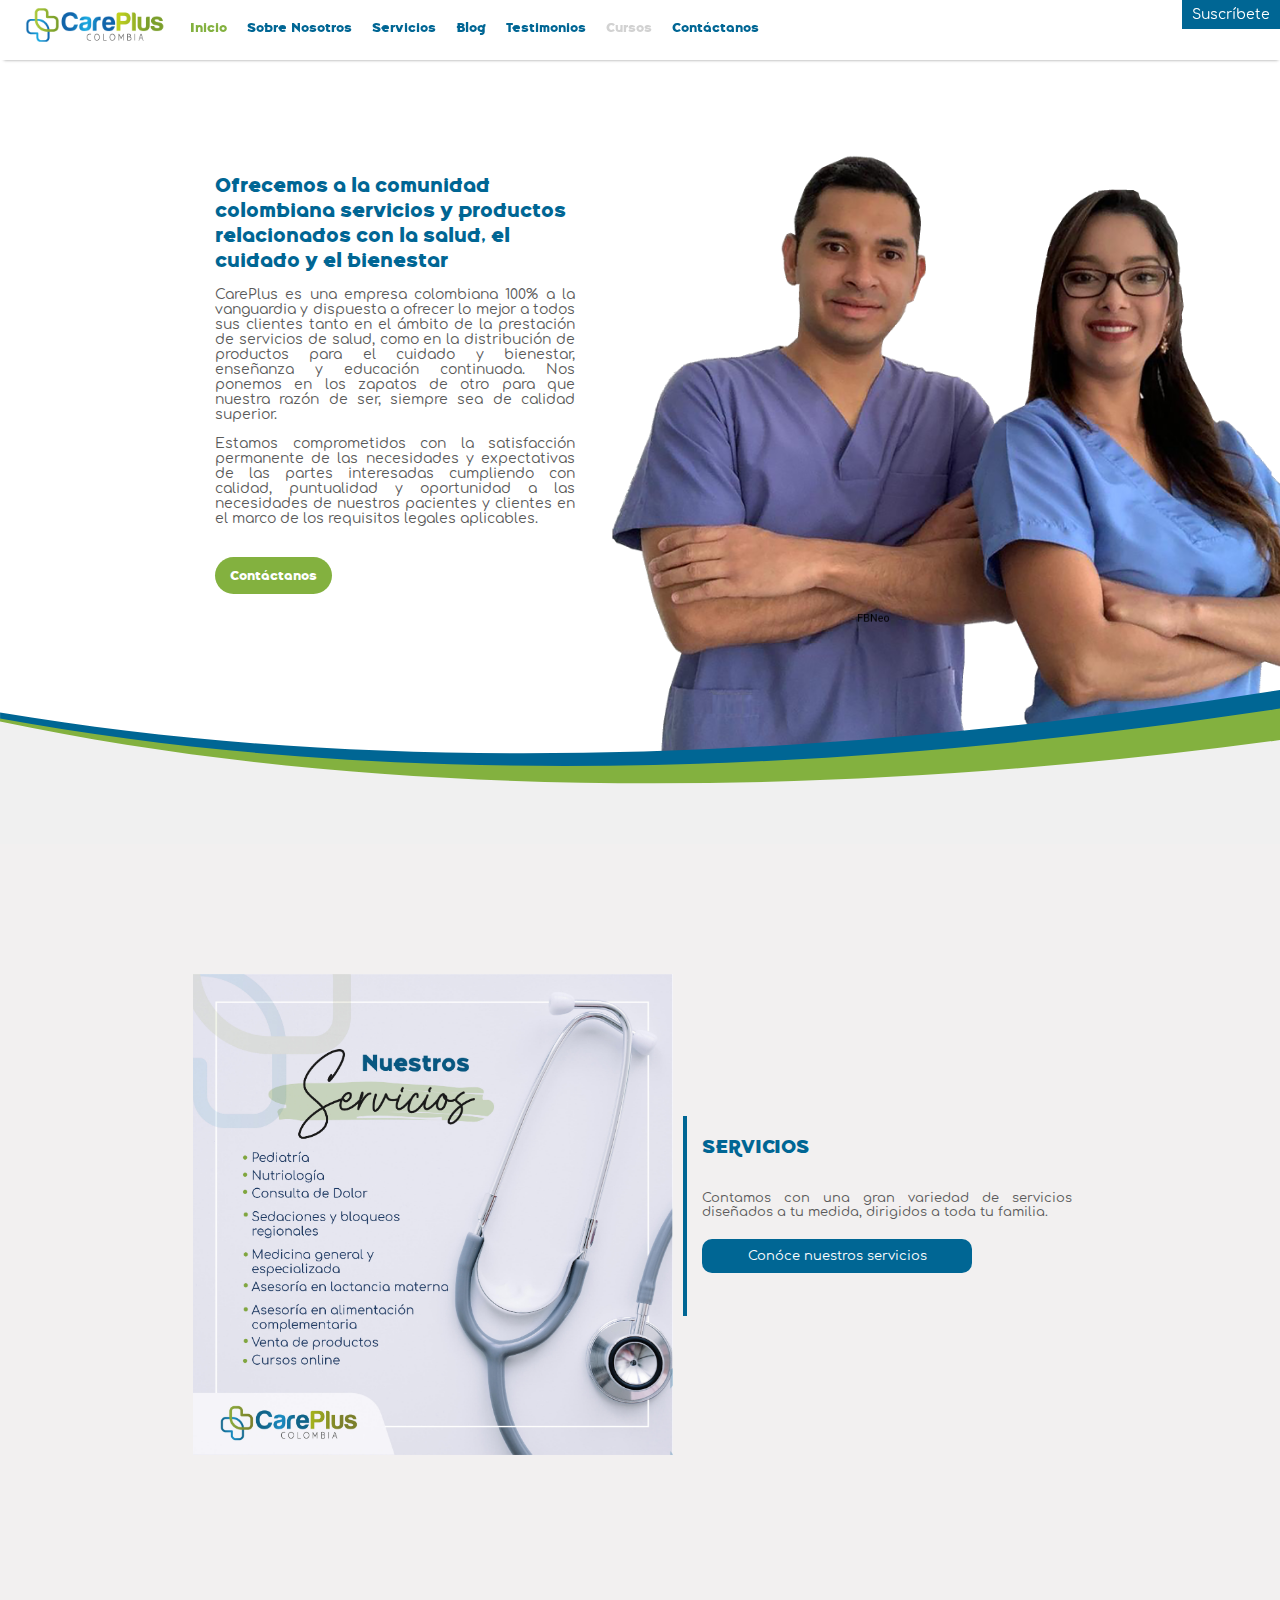
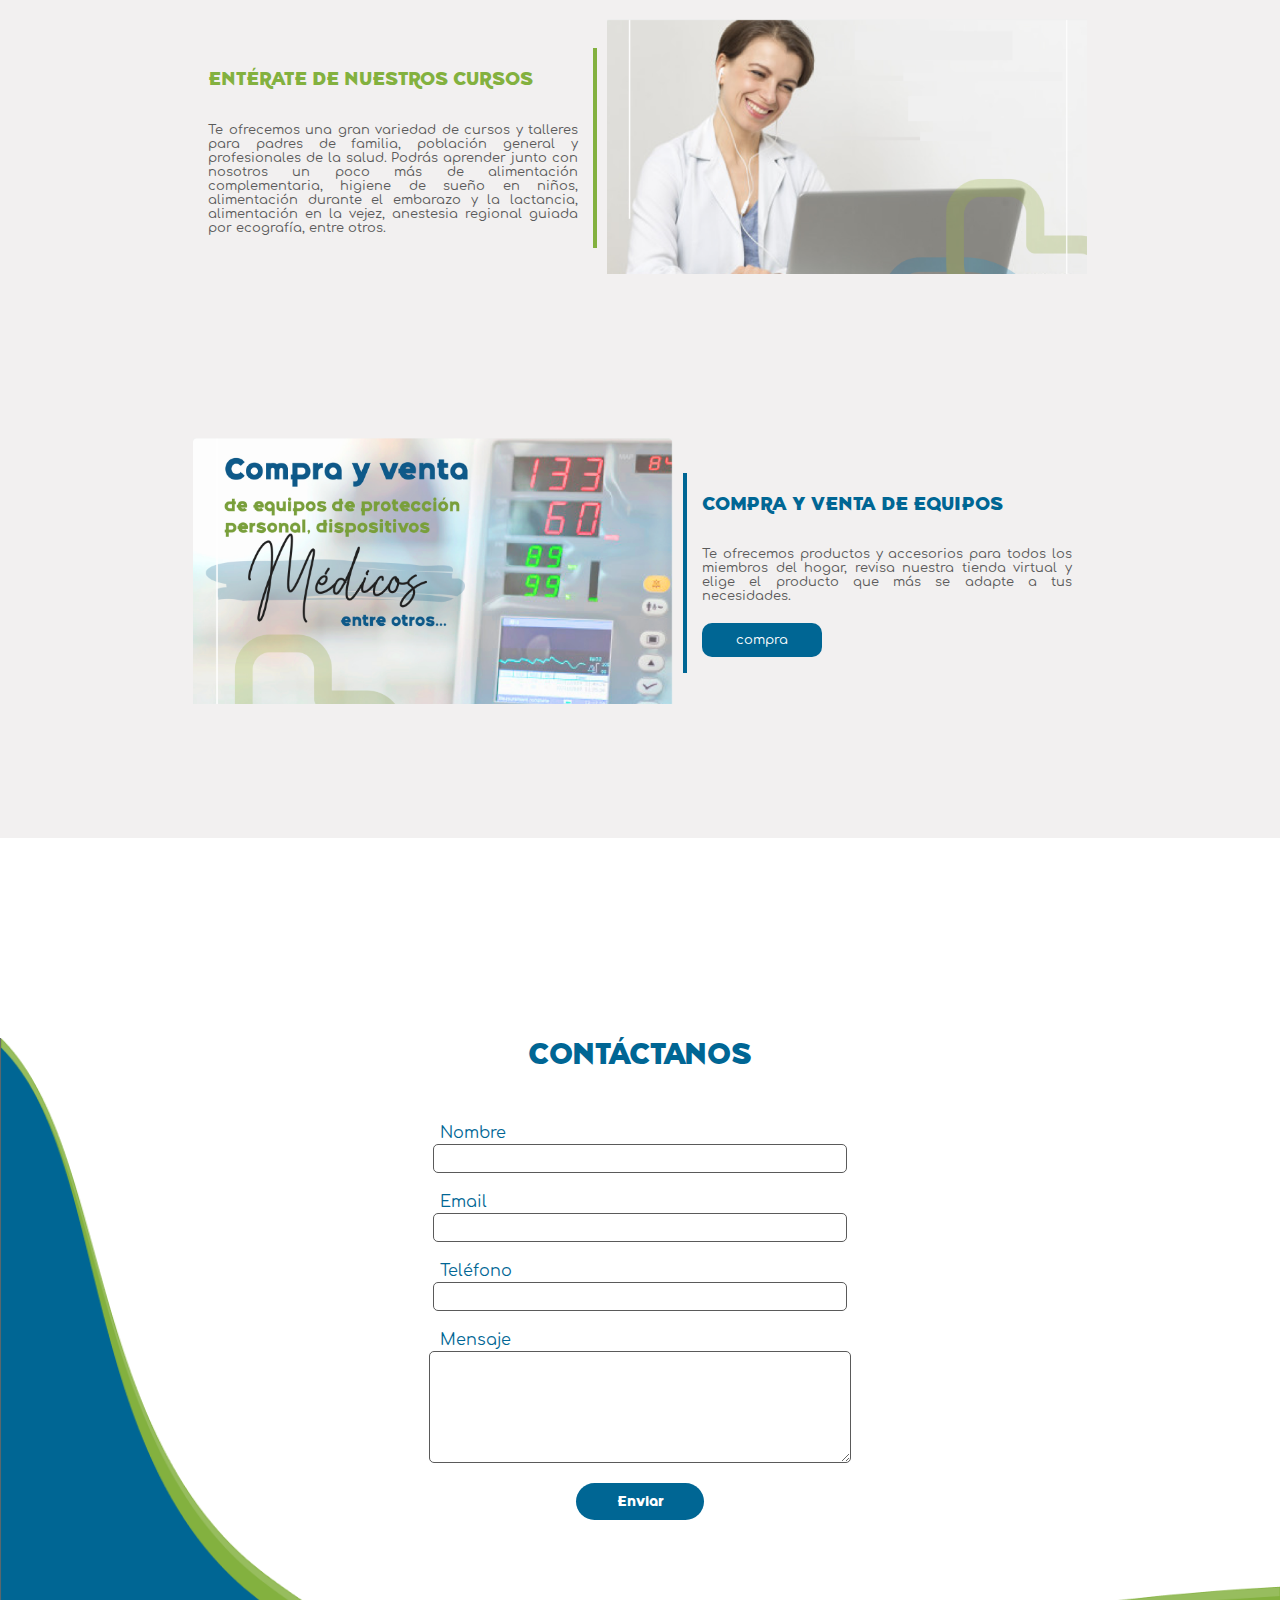
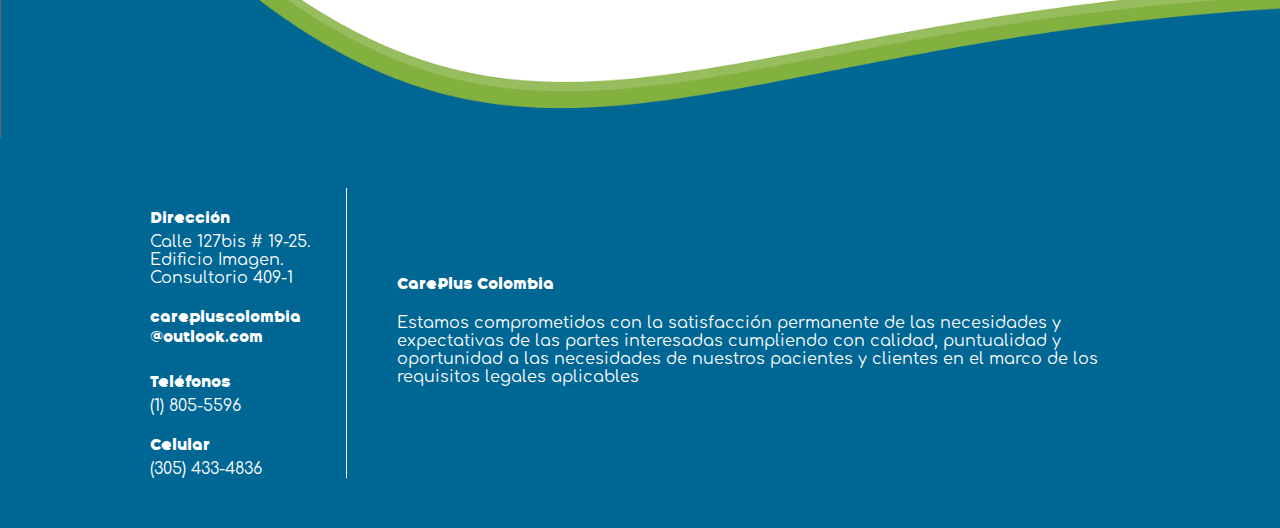
<file: index.html>
<!DOCTYPE html><html lang="en"><head><meta charSet="utf-8"/><meta http-equiv="x-ua-compatible" content="ie=edge"/><meta name="viewport" content="width=device-width, initial-scale=1, shrink-to-fit=no"/><style data-href="/styles.f18fc7799db5ab914b6c.css">@media (max-width:869px){.navigation__links{display:flex;flex-direction:column;align-items:center;justify-content:stretch;height:100%;padding-top:30px}.navigation__link,.navigation__link-disabled{height:55px;display:flex;width:100%;padding-left:40px;flex-direction:center;align-items:center}.navigation__mobile{display:flex;align-items:center;width:100%;height:100%}.navigation__wrap-image{padding-top:10px}.navigation__mobile-logo-wrap,.navigation__wrap-image{display:flex;justify-content:center;align-items:center}.navigation__mobile-logo-wrap{width:100%}.navigation__wrap{position:fixed;top:0;width:100%;height:100%;flex-direction:column;background-color:#fff;align-items:center}.navigation__menu{height:30px;margin-left:15px}.navigation__subscribe{display:flex;padding-right:10px;align-items:center;justify-content:flex-end;height:35px;background-color:#fff;box-shadow:inset 0 11px 9px -17px rgba(0,0,0,.9);-webkit-user-select:none;-ms-user-select:none;user-select:none;border-bottom:1px solid #f2f0f0}.navigation__button:hover,.navigation__subscribe:hover{cursor:pointer}.navigation__logo-wrap{display:flex;justify-content:center;width:100%}.navigation__logo{height:40px;margin-left:-40px}.navigation__close{height:33px}.navigation__close:hover{cursor:pointer}.navigation__close-wrap{padding-left:15px}}@media (min-width:870px){.navigation__wrap{display:flex;align-items:center;justify-content:center}.navigation__logo{margin-left:20px;height:50px}.navigation__links{width:100%;margin-left:5px}.navigation__link,.navigation__link-disabled{padding-right:10px;padding-left:10px}.navigation__subscribe{position:absolute;top:0;right:0;padding:7px 10px;text-align:left;background-color:#006694;color:#fff}.navigation__subscribe:hover{cursor:pointer;background-color:#83b13f}.navigation__close,.navigation__close-wrap,.navigation__mobile{display:none}}.navigation{z-index:4;background-color:#fff;height:60px;width:100%;top:0;box-shadow:1px 3px 3px -3px rgba(0,0,0,.42);position:fixed}.navigation__link{font-size:13px;text-decoration:none;color:#006694;font-family:BelongSans}.navigation__link:hover{color:#83b13f}.navigation__link-disabled{font-size:13px;text-decoration:none;color:#d2d2d2;font-family:BelongSans}.navigation__link-disabled:hover{cursor:not-allowed}.navigation__subscribe{font-family:Comfortaa;font-size:14px}.subscribeNews{position:fixed;display:flex;align-items:center;justify-content:center;height:100vh;width:100vw;z-index:4}.subscribeNews__blackbox{background-color:rgba(0,0,0,.8);height:100%;width:100%;position:absolute}.subscribeNews__close{background-color:#006694;color:#fff;font-family:Comfortaa;font-size:12px;margin-right:5px;margin-top:2px;padding:4px 7px;border:1px solid #fff;border-radius:50%}.subscribeNews__close-wrap{display:flex;justify-content:flex-end;align-items:center;width:100%;height:30px;background-color:#006694;text-align:right}.subscribeNews__close-wrap:hover{cursor:pointer;color:#83b13f}.subscribeNews__wrap{display:flex;position:absolute;flex-direction:column;background-color:#fff;width:100%;height:260px;margin-right:22px;margin-left:22px}@media (min-width:800px){.subscribeNews__wrap{max-width:480px}}@media (max-width:799px){.subscribeNews__wrap{max-width:360px}}.subscribeNews__title{text-align:center;font-size:17px;font-family:BelongSans;margin:0;padding-bottom:25px;color:#fff}@media (min-width:800px){.subscribeNews__title{width:250px}}@media (max-width:799px){.subscribeNews__title{width:200px}}.subscribeNews__title-wrap{display:flex;align-items:center;justify-content:center;width:100%;background-color:#006694}.subscribeNews__form{padding:30px 15px 40px;display:flex;flex-direction:column;align-items:center}.subscribeNews__input-wrap{display:flex;width:100%}@media (max-width:799px){.subscribeNews__input-wrap{flex-direction:column;justify-content:flex-end;align-items:flex-start}}.subscribeNews__label{font-family:BelongSans;margin-right:15px;color:#006694}.subscribeNews__btn{display:flex;justify-content:center;align-items:center;background-color:#006694;color:#fff;font-family:BelongSans;font-size:14px;text-align:center;border-radius:20px;width:120px;height:35px;margin-top:15px}.subscribeNews__btn:hover{cursor:pointer;background-color:#83b13f}.subscribeNews__phone{display:none}.subscribeNews__address{background-color:red}.subscribeNews__input{padding:10px;border-radius:5px;border:1px solid #5a5a5a;width:90%}.subscribeNews__loading{width:100%;text-align:center}.subscribeNews__loading-img{height:160px}.subscribeNews__sucess{display:flex;justify-content:center;align-items:center;height:100%}.subscribeNews__sucess-title{font-family:BelongSans;color:#006694;text-align:center;margin-bottom:0}.subscribeNews__sucess-description{text-align:center;margin-top:5px;margin-bottom:35px;font-family:Comfortaa}.subscribeNews__error-msg{color:red;font-family:Comfortaa;margin-bottom:0;margin-top:9px}@media (min-width:799px){.footer{align-items:center;justify-content:center;background-color:#006694;padding-top:50px;padding-bottom:50px;color:#fff}.footer,.footer__wrap{display:flex;flex-direction:row}.footer__wrap{width:100%;max-width:1000px}.footer__sideinfo{flex-direction:column;padding-right:10px;padding-left:10px;flex:0.20 1}.footer__maininfo,.footer__sideinfo{display:flex;align-items:left;justify-content:center}.footer__maininfo{flex-direction:column;padding-left:50px;border-left:1px solid #fff;flex:0.8 1}.footer__maininfo-title{margin-top:0;margin-bottom:20px;font-family:BelongSans}.footer__maininfo-description{margin-top:0;margin-bottom:5px;font-family:Comfortaa}.footer__info-title{margin-top:20px;margin-bottom:5px;font-family:BelongSans}.footer__info-subtitle{margin-top:0;margin-bottom:0;font-family:Comfortaa}}@media (max-width:800px){.footer{display:flex;border-top-right-radius:50px;border-top:12px solid #83b13f;background-color:#006694;color:#fff}.footer__wrap{display:flex;flex-direction:column-reverse;padding-top:80px;padding-bottom:60px;align-items:center;width:100%}.footer__maininfo{display:flex;padding-left:50px;padding-right:50px;flex-direction:column;align-items:center;justify-content:center}.footer__maininfo-title{margin-top:0;margin-bottom:20px;font-family:BelongSans}.footer__maininfo-description{margin-top:0;margin-bottom:5px;font-family:Comfortaa;text-align:justify}.footer__info{width:200px;display:flex;flex-direction:column;justify-content:center;margin-right:10px}.footer__info-title{font-family:BelongSans;margin-bottom:0}.footer__sideinfo{display:flex;flex-direction:column;margin-top:30px;border-top:1px solid #fff;align-items:flex-start}.footer__info-subtitle{margin-top:0;margin-bottom:2px;font-family:Comfortaa}}.post{display:flex;padding-bottom:65px}@media (max-width:799px){.post{flex-direction:column}}@media (min-width:800px){.post{justify-content:center}}.post__follow-us{display:flex;background:#fff;width:100%}@media (max-width:799px){.post__follow-us{flex-direction:row;position:fixed;top:95px;border-bottom:1px solid #f2f0f0}}@media (min-width:800px){.post__follow-us{flex-direction:column;height:250px;margin-top:90px;padding-left:20px;border-left:1px solid #006694;max-width:200px}}.post__img{max-width:100%}.post__title{font-family:BelongSans;margin-top:0}.post__description{font-family:Comfortaa;text-align:justify}.post__wrap{padding-top:35px;padding-left:20px;max-width:760px}@media (min-width:800px){.post__wrap{padding-right:50px}}@media (max-width:799px){.post__wrap{padding-right:20px}}.post__date{margin-bottom:0;color:#5a5a5a;font-family:Comfortaa}.post__follow-us-social{width:100%;padding-top:4px;padding-bottom:2px}.post__follow-us-social-item{display:flex;justify-content:flex-start;width:100%}@media (min-width:800px){.post__follow-us-social-item{display:flex;flex-direction:column}}@media (max-width:799px){.post__follow-us-social-item{align-items:center}}@media (max-width:799px){.post__follow-us-social-img{height:26px;margin-right:15px}}@media (min-width:800px){.post__follow-us-social-img{margin-right:10px;height:44px}}@media (max-width:799px){.post__follow-us-social-description{display:none}}@media (min-width:800px){.post__follow-us-social-description{font-family:Comfortaa;font-size:16px;color:#5a5a5a}}.post__follow-us-title{display:flex;font-family:BelongSans;color:#006694;margin:0}@media (max-width:799px){.post__follow-us-title{align-items:center;justify-content:center;margin-right:15px;margin-left:10px}}@media (min-width:800px){.post__follow-us-title{font-size:30px;margin-bottom:20px}}.post__follow-us-social-link{text-decoration:none}.post__follow-us-social-link:hover{cursor:pointer}@media (min-width:800px){.post__follow-us-social-link{display:flex;align-items:center;justify-content:flex-start;margin-bottom:15px}}@media (min-width:1201px){.indexBanner{align-items:center}.indexBanner__content-wrap{padding-right:480px;margin-right:30px}.indexBanner__img{position:absolute;height:600px;bottom:90px;right:0}}@media (min-width:960px) and (max-width:1200px){.indexBanner{align-items:left}.indexBanner__img{position:absolute;height:53vw;max-height:780px;bottom:80px;right:0}}@media (max-width:959px){.indexBanner{align-items:center}.indexBanner__img{display:none}}.indexBanner{display:flex;position:relative;padding-top:100px;flex-direction:column}.indexBanner__banner-img-wrap{height:260px;width:100%;background-image:url([data-uri]);background-size:cover;z-index:3}.indexBanner__content-wrap{width:80%;max-width:360px;padding-left:20px}.indexBanner__learn-more-btn{font-family:BelongSans;padding:10px 15px;color:#fff;font-size:13px;border-radius:40px;background-color:#83b13f;text-decoration:none;margin-top:20px}.indexBanner__learn-more-btn:hover{cursor:pointer;background-color:#006694}.indexBanner__info-wrap{margin-bottom:40px}.indexBanner__title{font-family:BelongSans;font-size:20px;color:#006694}.indexBanner__content{font-family:comfortaa;font-size:14px;color:#5a5a5a;text-align:justify}@font-face{font-family:BelongSans;src:url(/static/belongsans-webfont-74f6df6e2274aca5206b9629cac843bb.woff2) format("woff2"),url(/static/belongsans-webfont-5d3ce5990fd2243f62a4d20707dd0caa.woff) format("woff");font-weight:400;font-style:normal}@font-face{font-family:Comfortaa;src:url(/static/Comfortaa-VariableFontwght-58a1cf021749366f5592a5774e4ed598.woff2) format("woff2");font-weight:400;font-style:normal}@media (min-width:700px){.IndexServices{padding-top:50px}.IndexServices__service-wrap{padding-top:80px;padding-bottom:80px}.IndexServices__service-wrap-regular{flex-direction:row}.IndexServices__service-wrap-reverse{flex-direction:row-reverse}.IndexServices__service-border-blue{border-left:4px solid #006694;margin-left:10px}.IndexServices__service-border-green{border-right:4px solid #83b13f;margin-right:10px}.IndexServices__service-img{width:100%;max-width:480px}.IndexServices__service-description{margin-bottom:20px}}@media (max-width:699px){.IndexServices__service-wrap{display:flex;flex-direction:column;padding-top:50px;padding-bottom:50px}.IndexServices__service-img{width:100%}.IndexServices__service-content{align-items:center}.IndexServices__service-description{margin-bottom:50px}}.IndexServices{background-color:#f2f0f0;padding-bottom:50px}.IndexServices__service-wrap{display:flex;align-items:center;width:100%;justify-content:center}.IndexServices__service-title{font-family:BelongSans;color:#006694;padding-left:15px;padding-right:15px}.IndexServices__service-title-green{font-family:BelongSans;color:#83b13f;padding-left:15px;padding-right:15px}.IndexServices__service-content{display:flex;flex-direction:column;color:#5a5a5a;height:200px;width:400px}.IndexServices__service-description{font-family:Comfortaa;font-size:13px;padding-right:15px;padding-left:15px;text-align:justify}.IndexServices__btn{color:#fff;text-decoration:none;border-radius:10px;text-align:center;padding:10px;font-family:Comfortaa;font-size:13px;margin-left:15px}@media (max-width:799px){.IndexServices__btn{padding-left:30px;padding-right:30px}}.IndexServices__btn-blue{background-color:#006694;max-width:250px}.IndexServices__btn-blue:hover{background-color:#83b13f;cursor:pointer}.IndexServices__btn-blue-sm{background-color:#006694;max-width:100px}.IndexServices__btn-blue-sm:hover{background-color:#83b13f;cursor:pointer}.IndexServices__btn-green{background-color:#83b13f;max-width:150px}.IndexServices__btn-green:hover{background-color:#006694;cursor:pointer}@media (max-width:869px){.contactus{padding-top:100px;padding-bottom:100px}.contactus__wrap{width:100%;display:flex;flex-direction:column;align-items:center;justify-content:center}.contactus__form{width:350px;display:flex;align-items:center}.contactus__textarea{width:343px}}@media (min-width:870px){.contactus{height:700px;margin-top:200px;background:url(/static/BG-8bcdbea14b600ff74a7d45eb178466a0.png);background-size:100% 100%}.contactus .input{width:102%}.contactus__wrap{text-align:center;margin-top:-250px}.contactus__form{align-items:center;width:400px}.contactus__textarea{width:100%}}.contactus{width:100%;display:flex;align-items:center;justify-content:center}.contactus__img{width:100%}.contactus__title{font-family:BelongSans;color:#006694;font-size:30px;margin-bottom:40px}.contactus__label{color:#006694;width:100%;margin-bottom:2px;text-align:left;margin-top:10px;font-family:Comfortaa}.contactus__form{display:flex;flex-direction:column}.contactus__input{width:100%;padding:6px}.contactus__input,.contactus__textarea{margin-bottom:10px;border-radius:5px;border:1px solid #5a5a5a}.contactus__textarea{padding:10px;height:90px}.contactus__btn{width:128px;padding:10px;background-color:#006694;color:#fff;border:0 solid;border-radius:25px;font-size:14px;font-family:BelongSans;margin-top:10px}.contactus__btn:hover{cursor:pointer;background-color:#83b13f}.contactus__phone{display:none}@media (min-width:800px){.contactus__loading{margin-top:-200px}}@media (max-width:799px){.contactus__loading{padding-bottom:60px}}.contactus__sucess{width:100%;display:flex;justify-items:center;align-items:center;padding-left:30px;padding-right:30px;height:50vh}.contactus__sucess-wrap{text-align:center;width:100%}@media (min-width:800px){.contactus__sucess-wrap{margin-top:-200px}}.contactus__sucess-title{font-family:BelongSans;color:#006694;margin-top:0}.contactus__sucess-description{text-align:center;font-family:Comfortaa;margin-top:0;color:#5a5a5a}.contactus__error-msg{color:red;margin:0;font-family:Comfortaa}.services{display:flex;align-items:center;justify-content:center;flex-direction:column}.services__item-logo{height:35px;width:35px}.services__item{display:flex;width:100%;padding-bottom:100px}@media (min-width:800px){.services__item{padding-top:100px;flex-direction:row;max-width:800px}}@media (max-width:799px){.services__item{padding-top:60px;flex-direction:column;text-align:center;align-items:center;justify-content:center;padding-left:30px;padding-right:30px}}.services__item-content-wrap{display:flex;flex-direction:column}@media (min-width:800px){.services__item-content-wrap{padding-left:20px}}@media (max-width:799px){.services__item-content-wrap{align-items:center}}@media (min-width:800px){.services__item-logo-wrap{display:flex;flex-direction:column;align-items:center;justify-content:flex-start;height:100%}}.services__item-btn{display:flex;flex-direction:column;justify-content:center;align-items:center;font-family:Comfortaa;height:40px;width:130px;border-radius:20px;color:#fff;margin-top:40px;text-decoration:none;box-shadow:-1px 5px 2px -1px rgba(0,0,0,.17)}.services__item-btn:hover{cursor:pointer}.services__item-title{font-family:BelongSans;margin-top:0}.services__item-description{font-family:Comfortaa;text-align:justify}.services__item-green{background-color:#f2f0f0}@media (min-width:800px){.services__item-green{border-left:40px solid #83b13f}}.services__item-wrap{display:flex;align-items:center;justify-content:center;width:100%}@media (min-width:800px){.services__item-blue{border-left:40px solid #006694}}.services__item-btn-blue{background-color:#006694}.services__item-btn-blue:hover,.services__item-btn-green{background-color:#83b13f}.services__item-btn-green:hover{background-color:#006694}@media (min-width:799px){.quoteBanner{display:flex;color:#fff;flex-direction:row;align-items:center;justify-content:center;height:450px;background-image:url(/static/BG-e919f0a99e781b5d81e42af0d1c748b9.png);background-color:#166e96;background-repeat:no-repeat;background-position:100%}.quoteBanner__title{font-family:BelongSans;font-size:38px;padding-right:50px;padding-left:40px}.quoteBanner__quote{font-family:BelongSans;margin:0;font-size:50px;transform:rotate(180deg);-ms-transform:rotate(180deg);-moz-transform:rotate(180deg);-webkit-transform:rotate(180deg);text-align:right;height:30px}.quoteBanner__content{height:200px;display:flex;flex-direction:column;justify-content:center;max-width:600px;padding-left:50px;padding-right:40px;border-left:1px solid #fff}.quoteBanner__description{margin:-10px 0 0 23px;font-family:Comfortaa;font-size:22px;width:100%;max-width:600px;text-align:justify}}@media (max-width:800px){.quoteBanner{display:flex;background-image:url([data-uri]);height:450px;background-size:100% 100%;background-repeat:no-repeat;color:#fff;flex-direction:column;align-items:center;padding-top:130px}.quoteBanner__title{font-family:BelongSans;font-size:35px;padding-right:50px;padding-left:40px}.quoteBanner__quote{font-family:BelongSans;margin:0;font-size:50px;text-align:right;height:15px;transform:rotate(180deg);-ms-transform:rotate(180deg);-moz-transform:rotate(180deg);-webkit-transform:rotate(180deg)}.quoteBanner__content{height:200px;display:flex;flex-direction:column;justify-content:center;max-width:600px;margin-top:50px;padding-left:10px;padding-right:10px;font-size:22px}.quoteBanner__line{background-color:#fff;height:1px;width:100px}.quoteBanner__description{margin:0 0 0 23px;font-family:Comfortaa;font-size:24px;width:100%;max-width:350px;text-align:justify}}@media (min-width:800px){.missionVision{display:flex;flex-direction:column;padding-top:140px;padding-bottom:140px}.missionVision__mission,.missionVision__vision{display:flex;justify-content:center;width:100%}.missionVision__vision{margin-top:120px;flex-direction:row-reverse}.missionVision__content-wrap{display:flex;flex-direction:column;padding-left:40px;padding-right:40px;max-width:400px;text-align:justify;flex:0.4 1}.missionVision__img{max-height:500px;margin-left:21px;margin-right:20px}.missionVision__title{font-family:BelongSans;font-size:36px;width:280px}.missionVision__border-blue{border-bottom:1px solid #006694}.missionVision__border-green{border-bottom:1px solid #83b13f}.missionVision__description{font-family:Comfortaa}}@media (max-width:799px){.missionVision{display:flex;width:100%;flex-direction:column;justify-content:center;align-items:center;padding-top:100px;padding-bottom:100px}.missionVision__mission{margin-bottom:90px}.missionVision__img{display:none}.missionVision__title{font-family:BelongSans;font-size:36px;width:100px}.missionVision__border-blue{border-bottom:1px solid #006694}.missionVision__border-green{border-bottom:1px solid #83b13f}.missionVision__description{font-family:Comfortaa;text-align:justify}.missionVision__content-wrap{max-width:450px;padding-right:40px;padding-left:40px}}.history{display:flex;background-color:#f2f0f0;padding-bottom:120px;align-items:center;justify-content:center;padding-left:50px;padding-right:50px}@media (max-width:800px){.history{padding-top:80px}}@media (min-width:799px){.history{padding-top:120px}}.history__wrap{display:flex;flex-direction:row;max-width:1000px}@media (min-width:800px){.history__wrap{flex-direction:row}}@media (max-width:799px){.history__wrap{flex-direction:column-reverse}}.history__content-wrap{display:flex;align-items:flex-start;flex-direction:column;flex:0.5 1}.history__title{margin-top:0}.history__img-wrap{display:flex;align-items:center;justify-content:center}@media (min-width:800px){.history__img-wrap{flex:0.5 1}}@media (max-width:799px){.history__img-wrap{flex:1 1}}.history__img{max-width:500px}@media (min-width:800px){.history__img{width:80%}}@media (max-width:799px){.history__img{width:100%;margin-bottom:60px}}.history__description{margin-top:0;text-align:justify;color:#5a5a5a;font-family:Comfortaa}@media (min-width:800px){.history__description{max-width:450px}}@media (max-width:799px){.history__description{width:100%}}.history__title{font-family:BelongSans}.quote-testimonial{display:flex;flex-direction:column;align-items:center;justify-content:center;padding-left:50px;padding-right:50px}@media (min-width:800px){.quote-testimonial{padding-top:100px}}@media (max-width:799px){.quote-testimonial{padding-top:30px}}.quote-testimonial__content{display:flex;flex-direction:column;max-width:600px}.quote-testimonial__title{font-family:BelongSans;color:#006694;margin-bottom:40px;text-align:center}.quote-testimonial__btn-wrap{display:flex;justify-content:center;align-items:center;max-width:600px;width:100%}.quote-testimonial__quote{font-size:70px;font-family:BelongSans}.quote-testimonial__rquote{margin:-10px;display:flex;color:#006694;text-align:right;align-items:flex-end;justify-content:flex-end}.quote-testimonial__description{margin:0;font-family:Comfortaa;text-align:center}@media (min-width:800px){.quote-testimonial__description{height:70px}}@media (max-width:799px){.quote-testimonial__description{height:150px}}.quote-testimonial__lquote{color:#83b13f;margin-bottom:-30px;margin-top:0}.quote-testimonial__btn{display:flex;justify-content:center;align-items:center;height:30px;width:30px;color:#fff;border-radius:50%;font-family:Comfortaa;border:0}.quote-testimonial__btn:hover{cursor:pointer}.quote-testimonial__lbtn{background-color:#006694}.quote-testimonial__lbtn:hover,.quote-testimonial__rbtn{background-color:#83b13f}.quote-testimonial__rbtn:hover{background-color:#006694}.quote-testimonial__user{max-width:560px;width:100%;text-align:center;flex:1 1;font-family:Coomforta;color:#5a5a5a}.quote-testimonial__bottom-img{margin-top:100px;width:100vw}@media (max-width:870px){body{margin:93px 0 0}}@media (min-width:869px){body{margin:60px 0 0}}@keyframes fade{0%{opacity:1}50%{opacity:0}to{opacity:1}}.fadeIn,.fadeOut{animation:fade .25s forwards}.fadeOut{animation-direction:reverse}.none{display:none}.green{color:#83b13f}.blue{color:#006694}.hide{display:none}.share-experience{display:flex;flex-direction:column;align-items:center;height:750px;justify-content:center;background-color:#006694;color:#fff;padding-left:50px;padding-right:50px}@media (min-width:800px){.share-experience{border-bottom:2px solid #fff}}@media (max-width:799px){.share-experience{border-bottom:10px solid #fff}}.share-experience__title{font-family:BelongSans;width:180px;text-align:center}.share-experience__form{display:flex;flex-direction:column;align-items:center;width:100%;max-width:400px;max-height:400px;margin-top:30px}.share-experience__btn{width:100px;font-family:BelongSans;text-align:center;color:#fff;border:0;padding:10px;border-radius:25px;background-color:#83b13f}.share-experience__btn:hover{cursor:pointer;background-color:#fff;color:#83b13f}.share-experience__input{margin-bottom:30px;width:100%;border-radius:5px;padding:8px;border:1px solid #5a5a5a}.share-experience__text{width:100%;text-align:left;font-family:Comfortaa;margin-bottom:8px}.share-experience__comment{width:100%;height:200px;padding:8px;border:1px solid #5a5a5a;border-radius:10px;margin-bottom:40px}.share-experience__address,.share-experience__phone{display:none}.share-experience__loading,.share-experience__sucess{display:flex;justify-content:center;align-items:center;height:100%;max-height:400px}.share-experience__sucess-title{text-align:center;font-size:26px;margin:0;font-family:BelongSans}.share-experience__sucess-description{text-align:center;margin:8px 0 0;font-family:Comfortaa}.share-experience__error-msg{color:#ffe86c;margin-top:-17px;margin-bottom:28px;font-family:BelongSans}</style><meta name="generator" content="Gatsby 2.24.9"/><title data-react-helmet="true">Inicio | Careplus</title><meta data-react-helmet="true" name="description" content="Profesionales en Pediatría,
                  ofrecemos perforación de orejas para bebes,
                  consulta domiciliaria,cursos online y venta de productos para
                  la salud."/><meta data-react-helmet="true" property="og:title" content="Inicio"/><meta data-react-helmet="true" property="og:description" content="Profesionales en Pediatría,
                  ofrecemos perforación de orejas para bebes,
                  consulta domiciliaria,cursos online y venta de productos para
                  la salud."/><meta data-react-helmet="true" property="og:type" content="website"/><meta data-react-helmet="true" name="twitter:card" content="summary"/><meta data-react-helmet="true" name="twitter:creator" content="Kevin Amaya Osorio"/><meta data-react-helmet="true" name="twitter:title" content="Inicio"/><meta data-react-helmet="true" name="twitter:description" content="Profesionales en Pediatría,
                  ofrecemos perforación de orejas para bebes,
                  consulta domiciliaria,cursos online y venta de productos para
                  la salud."/><link rel="icon" href="/favicon-32x32.png?v=52df5b80150909f98aaefa2b32dadf46"/><link rel="manifest" href="/manifest.webmanifest"/><meta name="theme-color" content="#663399"/><link rel="apple-touch-icon" sizes="48x48" href="/icons/icon-48x48.png?v=52df5b80150909f98aaefa2b32dadf46"/><link rel="apple-touch-icon" sizes="72x72" href="/icons/icon-72x72.png?v=52df5b80150909f98aaefa2b32dadf46"/><link rel="apple-touch-icon" sizes="96x96" href="/icons/icon-96x96.png?v=52df5b80150909f98aaefa2b32dadf46"/><link rel="apple-touch-icon" sizes="144x144" href="/icons/icon-144x144.png?v=52df5b80150909f98aaefa2b32dadf46"/><link rel="apple-touch-icon" sizes="192x192" href="/icons/icon-192x192.png?v=52df5b80150909f98aaefa2b32dadf46"/><link rel="apple-touch-icon" sizes="256x256" href="/icons/icon-256x256.png?v=52df5b80150909f98aaefa2b32dadf46"/><link rel="apple-touch-icon" sizes="384x384" href="/icons/icon-384x384.png?v=52df5b80150909f98aaefa2b32dadf46"/><link rel="apple-touch-icon" sizes="512x512" href="/icons/icon-512x512.png?v=52df5b80150909f98aaefa2b32dadf46"/><link as="script" rel="preload" href="/webpack-runtime-8fcbe5e6a3b3ab9cd103.js"/><link as="script" rel="preload" href="/framework-376edee25eb5f5cd8260.js"/><link as="script" rel="preload" href="/app-adea561c372b743853d6.js"/><link as="script" rel="preload" href="/styles-c2fe8482057191dca484.js"/><link as="script" rel="preload" href="/commons-87170bd45d805b8951e2.js"/><link as="script" rel="preload" href="/component---src-pages-index-js-fda6f0398755e32ac48b.js"/><link as="fetch" rel="preload" href="/page-data/index/page-data.json" crossorigin="anonymous"/><link as="fetch" rel="preload" href="/static/d/3649515864.json" crossorigin="anonymous"/><link as="fetch" rel="preload" href="/static/d/63159454.json" crossorigin="anonymous"/><link as="fetch" rel="preload" href="/page-data/app-data.json" crossorigin="anonymous"/></head><body><div id="___gatsby"><div style="outline:none" tabindex="-1" id="gatsby-focus-wrapper"><header><div></div></header><div><nav class="navigation"><div class="hide"><div class="subscribeNews__blackbox"></div><div class="subscribeNews__wrap"><div class="subscribeNews__close-wrap"><a class="subscribeNews__close">X</a></div><div class="subscribeNews__title-wrap"><h1 class="subscribeNews__title">Suscríbete a nuestras noticias</h1></div><div class="hide"><div class="subscribeNews__sucess-wrap"><div class="subscribeNews__sucess-content"><h1 class="subscribeNews__sucess-title">¡Gracias por suscribirte!</h1><p class="subscribeNews__sucess-description">Te informaremos acerca de nuestras ofertas prontamente</p></div></div></div><div class="hide"><div class="subscribeNews__loading-wrap"><img class="subscribeNews__loading-img" src="/static/loading-2d583912df44302f95c821241f818743.gif" alt="loading icon"/></div></div><div class=""><form class="subscribeNews__form"><div class="subscribeNews__input-wrap"><label class="subscribeNews__label">Correo</label><input type="email" required="" class="subscribeNews__input" name="email" value=""/><label class="subscribeNews__phone">Teléfono</label><input class="subscribeNews__input subscribeNews__phone" name="phone"/><label class="hide">Dirección</label><input value="Deja este espacio en blanco" class="hide" name="address"/></div><p class="hide"></p><button type="button" class="subscribeNews__btn">Enviar</button></form></div></div></div><div class="navigation__mobile"><a class="navigation__button"><img src="[data-uri]" class="navigation__menu"/></a><div class="navigation__mobile-logo-wrap"><img src="[data-uri]" class="navigation__logo"/> </div></div><div class="none"><div class="navigation__wrap-image"><a class="navigation__close-wrap"><img src="[data-uri]" class="navigation__close"/></a><div class="navigation__logo-wrap"><img src="[data-uri]" class="navigation__logo"/></div></div><div class="navigation__links"><a aria-current="page" class="navigation__link green" href="/">Inicio</a><a class="navigation__link" href="/sobre-nosotros/">Sobre Nosotros</a><a class="navigation__link" href="/servicios/">Servicios</a><a class="navigation__link" href="/blog/">Blog</a><a class="navigation__link" href="/testimonios/">Testimonios</a><a class="navigation__link-disabled">Cursos</a><a class="navigation__link" href="/contactanos/">Contáctanos</a></div></div><a class="navigation__subscribe">Suscríbete</a></nav><main><div class="indexBanner"><div class="indexBanner__content-wrap"><h1 class="indexBanner__title">Ofrecemos a la comunidad colombiana servicios y productos relacionados con la salud, el cuidado y el bienestar</h1><div class="indexBanner__info-wrap"><p class="indexBanner__content">CarePlus es una empresa colombiana 100% a la vanguardia y dispuesta a ofrecer lo mejor a todos sus clientes tanto en el ámbito de la prestación de servicios de salud, como en la distribución de productos para el cuidado y bienestar, enseñanza y educación continuada. Nos ponemos en los zapatos de otro para que nuestra razón de ser, siempre sea de calidad superior.</p><p class="indexBanner__content">Estamos comprometidos con la satisfacción permanente de las necesidades y expectativas de las partes interesadas cumpliendo con calidad, puntualidad y oportunidad a las necesidades de nuestros pacientes y clientes en el marco de los requisitos legales aplicables.</p></div><a class="indexBanner__learn-more-btn" href="/sobre-nosotros/">Contáctanos</a></div><img src="/static/banner-a8d2708968559abe8ab9d1ea086a4a2b.png" class="indexBanner__img"/><div class="indexBanner__banner-img-wrap"></div></div><div class="IndexServices"><div class="IndexServices__service-wrap IndexServices__service-wrap-regular"><div class="IndexServices__service-wrap-img"><img src="/static/firstBanner-a83397a7d4a6ff8b0220cb202838726d.jpg" class="IndexServices__service-img"/></div><div class="IndexServices__service-content IndexServices__service-border-blue"><h3 class="IndexServices__service-title">SERVICIOS</h3><p class="IndexServices__service-description">Contamos con una gran variedad de servicios diseñados a tu medida, dirigidos a toda tu familia.</p><a class="IndexServices__btn IndexServices__btn-blue" href="/servicios/">Conóce nuestros servicios</a></div></div><div class="IndexServices__service-wrap IndexServices__service-wrap-reverse"><div class="IndexServices__service-wrap-img"><img src="/static/secondBanner-0489858f9db56c0f8d9d390c05bfde7a.png" class="IndexServices__service-img"/></div><div class="IndexServices__service-content IndexServices__service-border-green"><h3 class="IndexServices__service-title-green">ENTÉRATE DE NUESTROS CURSOS</h3><p class="IndexServices__service-description">Te ofrecemos una gran variedad de cursos y talleres para padres de familia, población general y profesionales de la salud. Podrás aprender junto con nosotros un poco más de alimentación complementaria, higiene de sueño en niños, alimentación durante el embarazo y la lactancia, alimentación en la vejez, anestesia regional guiada por ecografía, entre otros.</p></div></div><div class="IndexServices__service-wrap"><div class="IndexServices__service-wrap-img"><img src="/static/thirdBanner-10c8e18626ee2f12b880e8dad071b163.png" class="IndexServices__service-img"/></div><div class="IndexServices__service-content IndexServices__service-border-blue"><h3 class="IndexServices__service-title">COMPRA Y VENTA DE EQUIPOS</h3><p class="IndexServices__service-description">Te ofrecemos productos y accesorios para todos los miembros del hogar, revisa nuestra tienda virtual y elige el producto que más se adapte a tus necesidades.</p><a class="IndexServices__btn IndexServices__btn-blue-sm" href="/contactanos/"> compra</a></div></div></div><div class="contactus"><div class="hide"><div class="contactus__sucess-wrap"><div class="contactus__sucess-content"><h1 class="contactus__sucess-title">¡Gracias por contactarnos!</h1><p class="contactus__sucess-description">Nos comunicaremos lo más pronto posible con usted.</p></div></div></div><div class="hide"><div class="contactus__loading-wrap"><img class="contactus__loading-img" src="/static/loading-2d583912df44302f95c821241f818743.gif" alt=""/></div></div><div class="contactus__wrap"><h3 class="contactus__title">CONTÁCTANOS</h3><form class="contactus__form"><label class="contactus__label">Nombre</label><input type="text" class="contactus__input" name="name" value="" required=""/><p class="hide"></p><label class="contactus__label">Email</label><input type="email" class="contactus__input" name="email" value="" required=""/><p class="hide"></p><label class="contactus__label">Teléfono</label><input type="text" class="contactus__input" name="phone" value="" required=""/><p class="hide"></p><label class="contactus__label">Mensaje</label><textarea class="contactus__textarea" name="message"></textarea><input class="contactus__phone" value="Deja este espacio en blanco"/><input value="Deja este espacio en blanco" style="display:none"/><button type="button" class="contactus__btn">Enviar</button></form></div></div></main><div class="footer"><div class="footer__wrap"><div class="footer__sideinfo"><div class="footer__info"><p class="footer__info-title">Dirección</p><p class="footer__info-subtitle">Calle 127bis # 19-25. Edificio Imagen.</p><p class="footer__info-subtitle">Consultorio 409-1</p></div><div class="footer__info"><p class="footer__info-title">carepluscolombia<br/>@outlook.com</p></div><div class="footer__info"><p class="footer__info-title">Teléfonos</p><p class="footer__info-subtitle">(1) 805-5596</p><p class="footer__info-title">Celular</p><p class="footer__info-subtitle">(305) 433-4836</p></div></div><div class="footer__maininfo"><p class="footer__maininfo-title">CarePlus Colombia</p><p class="footer__maininfo-description">Estamos comprometidos con la satisfacción permanente de las necesidades y expectativas de las partes interesadas cumpliendo con calidad, puntualidad y oportunidad a las necesidades de nuestros pacientes y clientes en el marco de los requisitos legales aplicables</p></div></div></div></div></div><div id="gatsby-announcer" style="position:absolute;top:0;width:1px;height:1px;padding:0;overflow:hidden;clip:rect(0, 0, 0, 0);white-space:nowrap;border:0" aria-live="assertive" aria-atomic="true"></div></div><script id="gatsby-script-loader">/*<![CDATA[*/window.pagePath="/";/*]]>*/</script><script id="gatsby-chunk-mapping">/*<![CDATA[*/window.___chunkMapping={"polyfill":["/polyfill-1f7e10370b9393646203.js"],"app":["/app-adea561c372b743853d6.js"],"component---src-pages-404-js":["/component---src-pages-404-js-f4df3fb94b5c3d498458.js"],"component---src-pages-blog-js":["/component---src-pages-blog-js-75347679a81f9f2fa715.js"],"component---src-pages-contactanos-js":["/component---src-pages-contactanos-js-8886918fb297ae75d86a.js"],"component---src-pages-index-js":["/component---src-pages-index-js-fda6f0398755e32ac48b.js"],"component---src-pages-servicios-js":["/component---src-pages-servicios-js-67e89516d923c01352cf.js"],"component---src-pages-sobre-nosotros-js":["/component---src-pages-sobre-nosotros-js-531eed92744402eaefcb.js"],"component---src-pages-testimonios-js":["/component---src-pages-testimonios-js-21c6d8a92aa4909f0b4c.js"],"component---src-pages-using-typescript-tsx":["/component---src-pages-using-typescript-tsx-650fa5c1cc6e90d2eec6.js"]};/*]]>*/</script><script src="/polyfill-1f7e10370b9393646203.js" nomodule=""></script><script src="/component---src-pages-index-js-fda6f0398755e32ac48b.js" async=""></script><script src="/commons-87170bd45d805b8951e2.js" async=""></script><script src="/styles-c2fe8482057191dca484.js" async=""></script><script src="/app-adea561c372b743853d6.js" async=""></script><script src="/framework-376edee25eb5f5cd8260.js" async=""></script><script src="/webpack-runtime-8fcbe5e6a3b3ab9cd103.js" async=""></script></body></html>
</file>
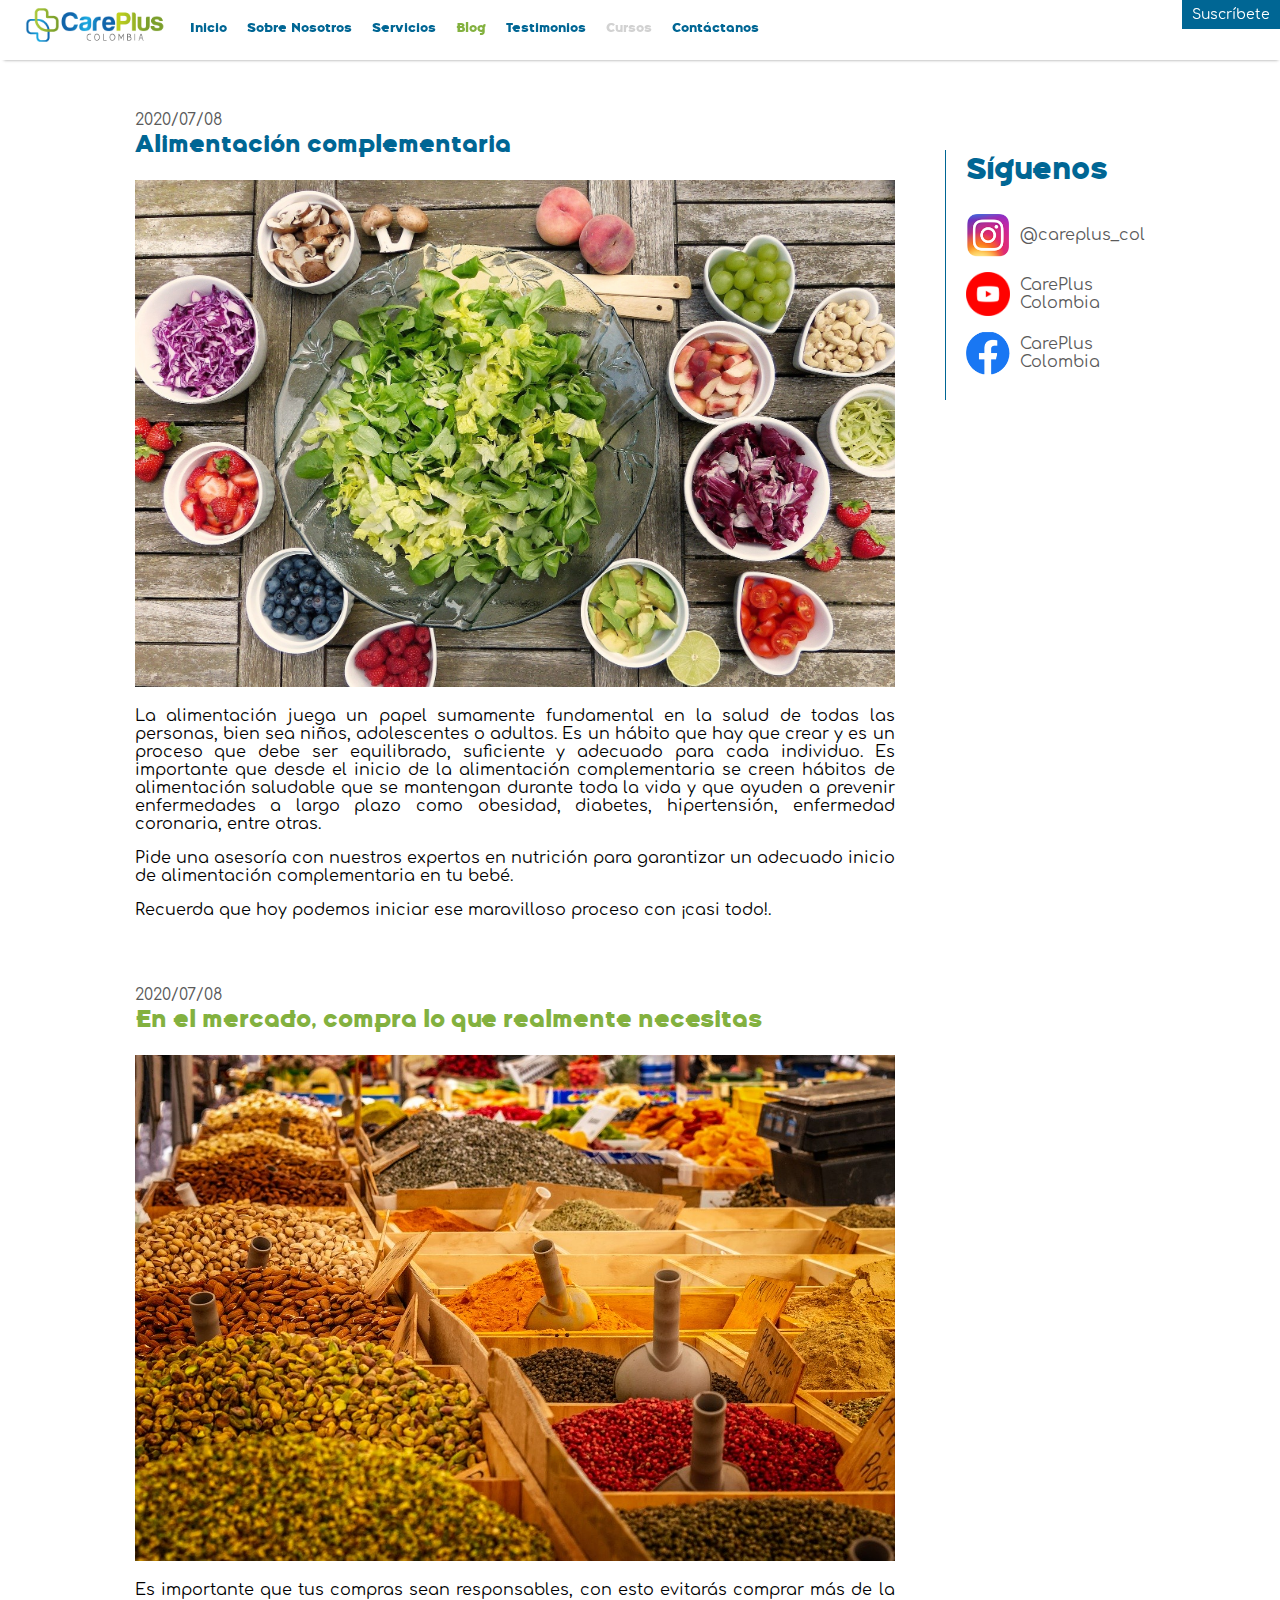
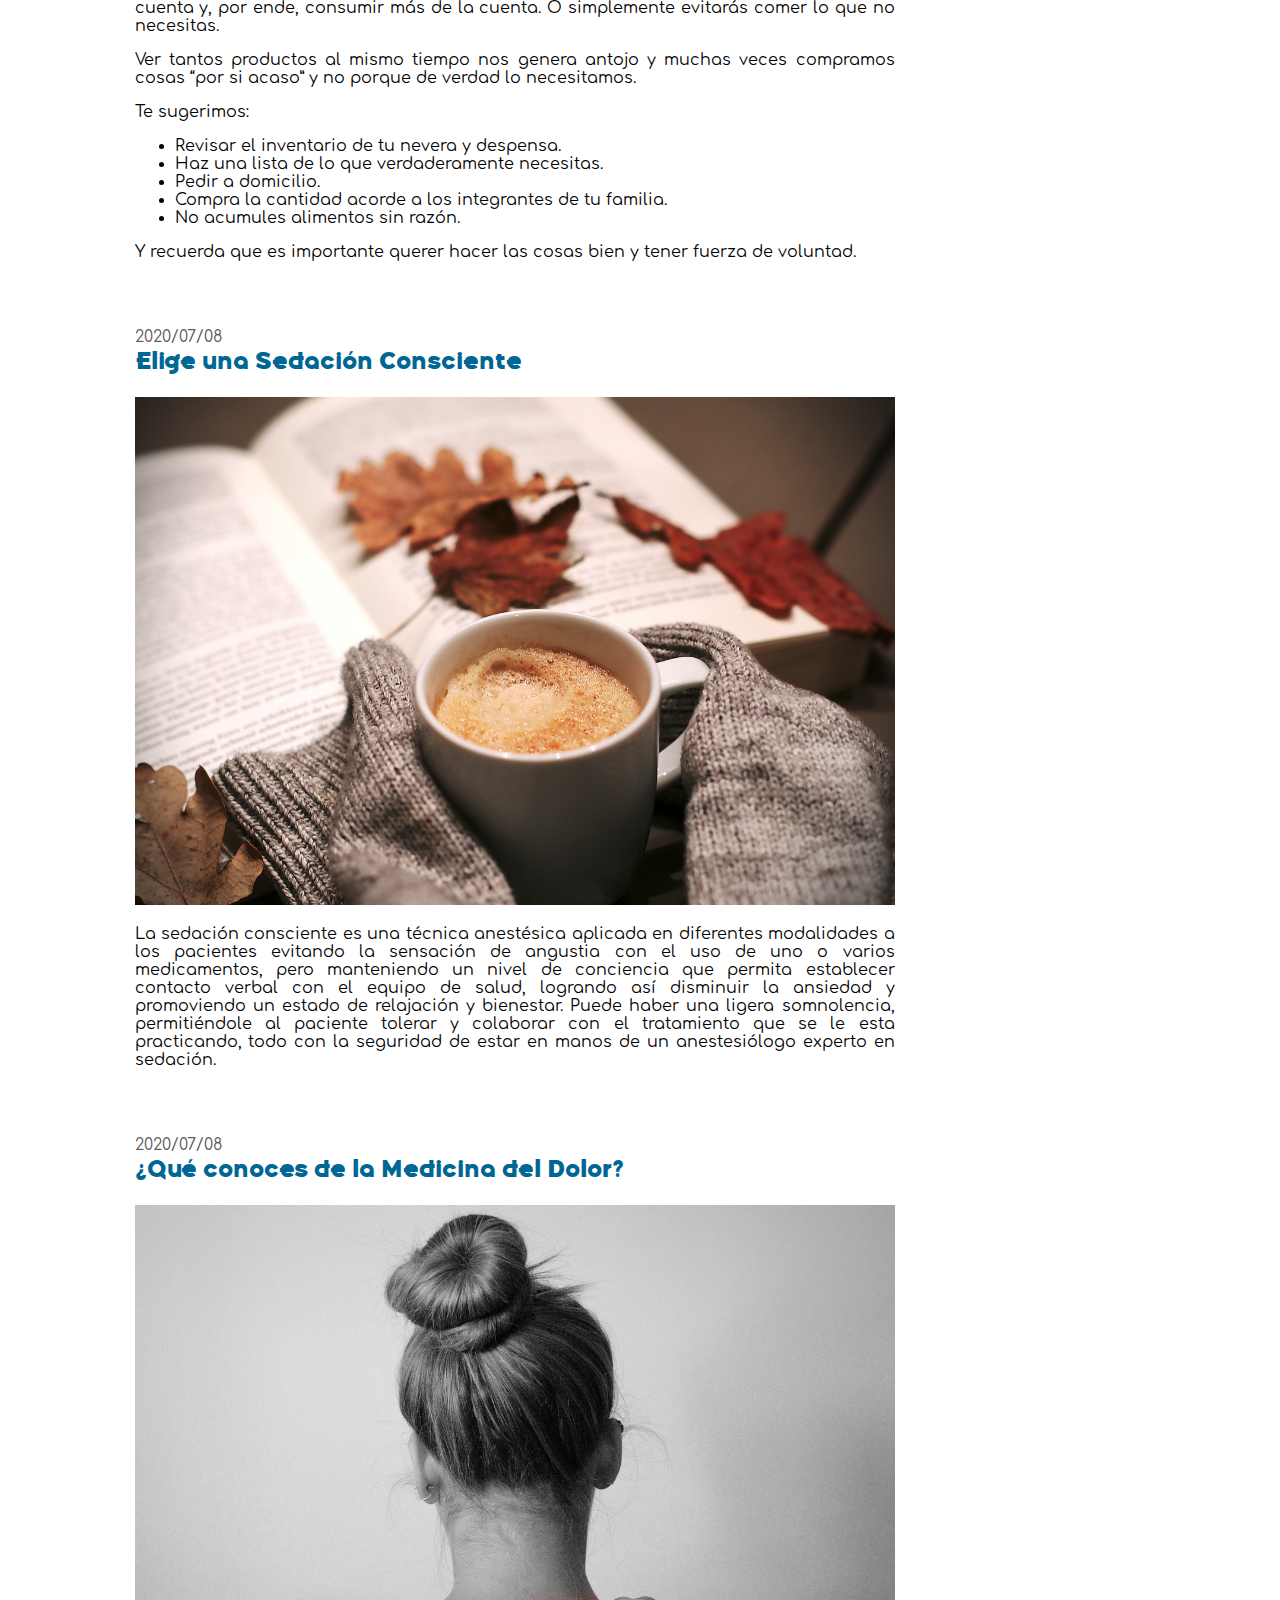
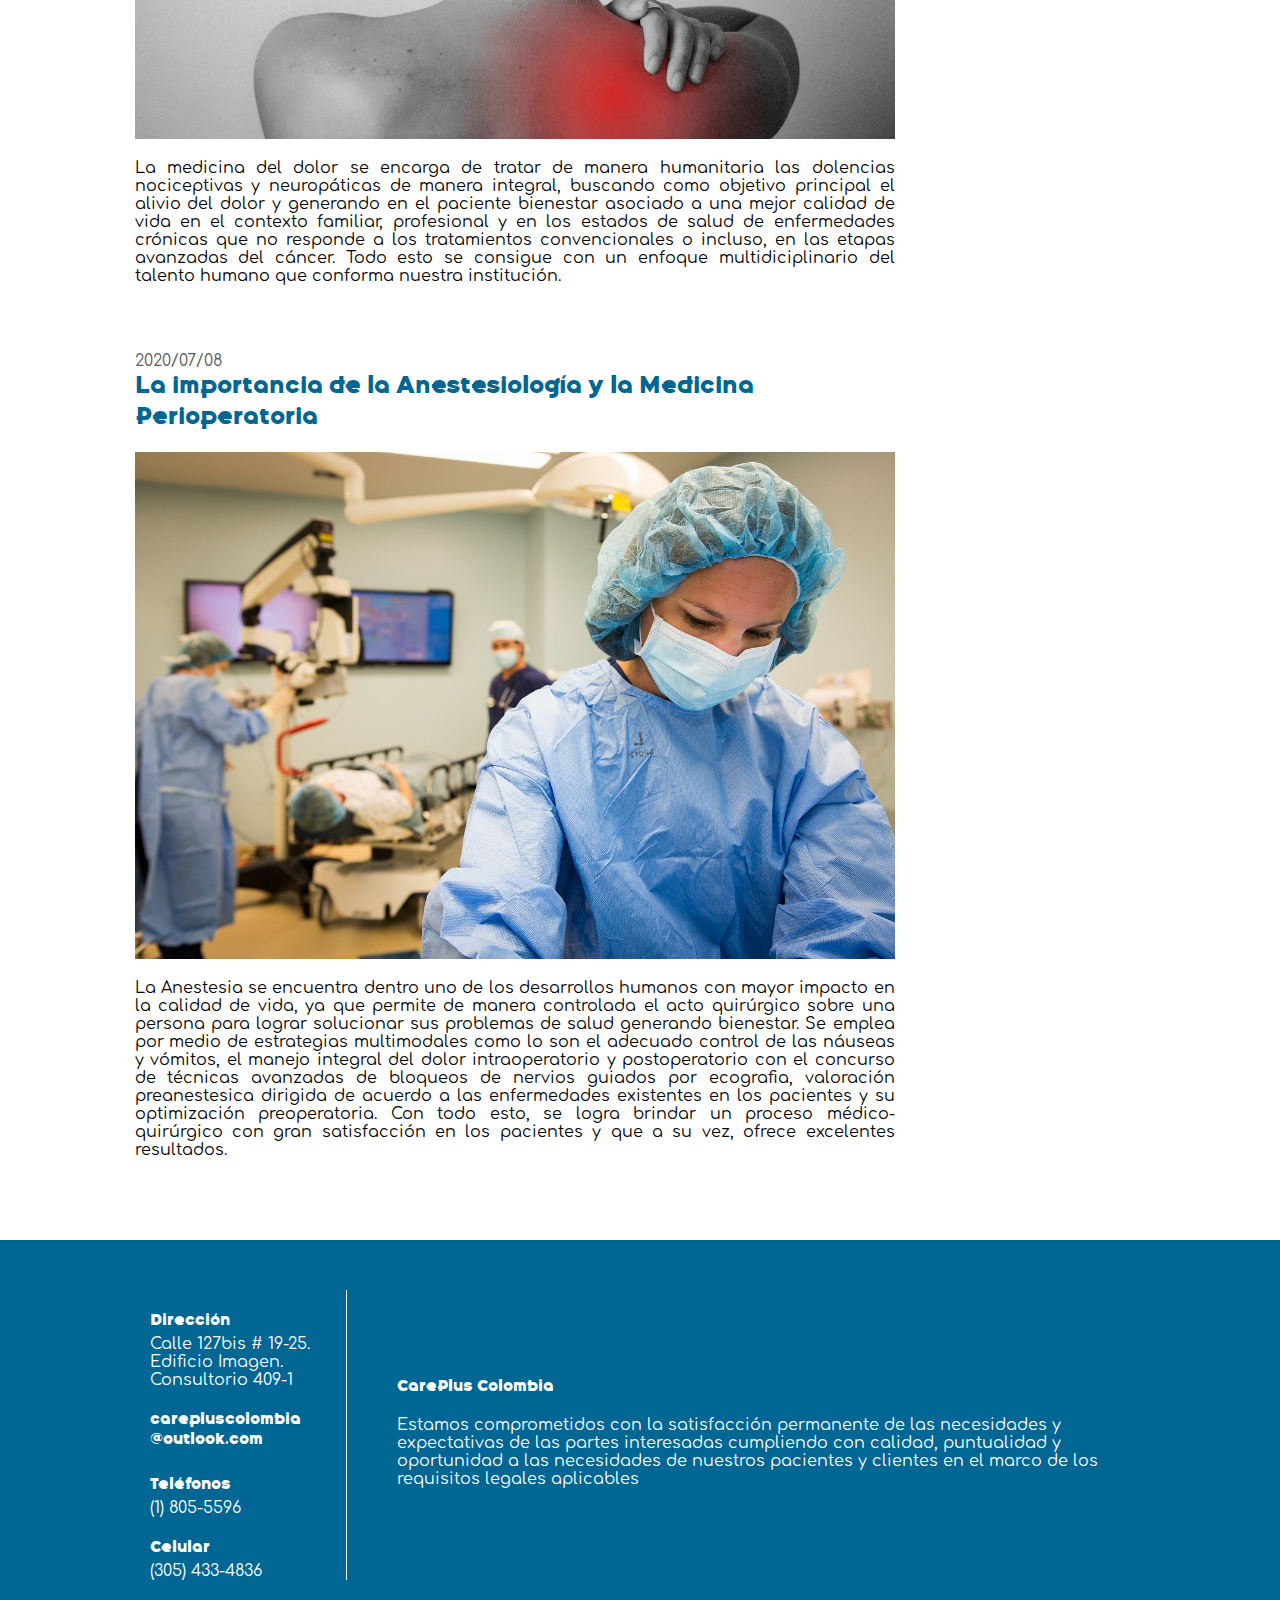
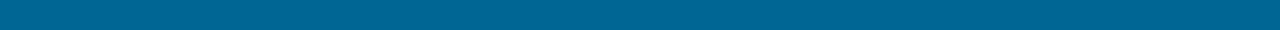
<file: blog/index.html>
<!DOCTYPE html><html lang="en"><head><meta charSet="utf-8"/><meta http-equiv="x-ua-compatible" content="ie=edge"/><meta name="viewport" content="width=device-width, initial-scale=1, shrink-to-fit=no"/><style data-href="/styles.f18fc7799db5ab914b6c.css">@media (max-width:869px){.navigation__links{display:flex;flex-direction:column;align-items:center;justify-content:stretch;height:100%;padding-top:30px}.navigation__link,.navigation__link-disabled{height:55px;display:flex;width:100%;padding-left:40px;flex-direction:center;align-items:center}.navigation__mobile{display:flex;align-items:center;width:100%;height:100%}.navigation__wrap-image{padding-top:10px}.navigation__mobile-logo-wrap,.navigation__wrap-image{display:flex;justify-content:center;align-items:center}.navigation__mobile-logo-wrap{width:100%}.navigation__wrap{position:fixed;top:0;width:100%;height:100%;flex-direction:column;background-color:#fff;align-items:center}.navigation__menu{height:30px;margin-left:15px}.navigation__subscribe{display:flex;padding-right:10px;align-items:center;justify-content:flex-end;height:35px;background-color:#fff;box-shadow:inset 0 11px 9px -17px rgba(0,0,0,.9);-webkit-user-select:none;-ms-user-select:none;user-select:none;border-bottom:1px solid #f2f0f0}.navigation__button:hover,.navigation__subscribe:hover{cursor:pointer}.navigation__logo-wrap{display:flex;justify-content:center;width:100%}.navigation__logo{height:40px;margin-left:-40px}.navigation__close{height:33px}.navigation__close:hover{cursor:pointer}.navigation__close-wrap{padding-left:15px}}@media (min-width:870px){.navigation__wrap{display:flex;align-items:center;justify-content:center}.navigation__logo{margin-left:20px;height:50px}.navigation__links{width:100%;margin-left:5px}.navigation__link,.navigation__link-disabled{padding-right:10px;padding-left:10px}.navigation__subscribe{position:absolute;top:0;right:0;padding:7px 10px;text-align:left;background-color:#006694;color:#fff}.navigation__subscribe:hover{cursor:pointer;background-color:#83b13f}.navigation__close,.navigation__close-wrap,.navigation__mobile{display:none}}.navigation{z-index:4;background-color:#fff;height:60px;width:100%;top:0;box-shadow:1px 3px 3px -3px rgba(0,0,0,.42);position:fixed}.navigation__link{font-size:13px;text-decoration:none;color:#006694;font-family:BelongSans}.navigation__link:hover{color:#83b13f}.navigation__link-disabled{font-size:13px;text-decoration:none;color:#d2d2d2;font-family:BelongSans}.navigation__link-disabled:hover{cursor:not-allowed}.navigation__subscribe{font-family:Comfortaa;font-size:14px}.subscribeNews{position:fixed;display:flex;align-items:center;justify-content:center;height:100vh;width:100vw;z-index:4}.subscribeNews__blackbox{background-color:rgba(0,0,0,.8);height:100%;width:100%;position:absolute}.subscribeNews__close{background-color:#006694;color:#fff;font-family:Comfortaa;font-size:12px;margin-right:5px;margin-top:2px;padding:4px 7px;border:1px solid #fff;border-radius:50%}.subscribeNews__close-wrap{display:flex;justify-content:flex-end;align-items:center;width:100%;height:30px;background-color:#006694;text-align:right}.subscribeNews__close-wrap:hover{cursor:pointer;color:#83b13f}.subscribeNews__wrap{display:flex;position:absolute;flex-direction:column;background-color:#fff;width:100%;height:260px;margin-right:22px;margin-left:22px}@media (min-width:800px){.subscribeNews__wrap{max-width:480px}}@media (max-width:799px){.subscribeNews__wrap{max-width:360px}}.subscribeNews__title{text-align:center;font-size:17px;font-family:BelongSans;margin:0;padding-bottom:25px;color:#fff}@media (min-width:800px){.subscribeNews__title{width:250px}}@media (max-width:799px){.subscribeNews__title{width:200px}}.subscribeNews__title-wrap{display:flex;align-items:center;justify-content:center;width:100%;background-color:#006694}.subscribeNews__form{padding:30px 15px 40px;display:flex;flex-direction:column;align-items:center}.subscribeNews__input-wrap{display:flex;width:100%}@media (max-width:799px){.subscribeNews__input-wrap{flex-direction:column;justify-content:flex-end;align-items:flex-start}}.subscribeNews__label{font-family:BelongSans;margin-right:15px;color:#006694}.subscribeNews__btn{display:flex;justify-content:center;align-items:center;background-color:#006694;color:#fff;font-family:BelongSans;font-size:14px;text-align:center;border-radius:20px;width:120px;height:35px;margin-top:15px}.subscribeNews__btn:hover{cursor:pointer;background-color:#83b13f}.subscribeNews__phone{display:none}.subscribeNews__address{background-color:red}.subscribeNews__input{padding:10px;border-radius:5px;border:1px solid #5a5a5a;width:90%}.subscribeNews__loading{width:100%;text-align:center}.subscribeNews__loading-img{height:160px}.subscribeNews__sucess{display:flex;justify-content:center;align-items:center;height:100%}.subscribeNews__sucess-title{font-family:BelongSans;color:#006694;text-align:center;margin-bottom:0}.subscribeNews__sucess-description{text-align:center;margin-top:5px;margin-bottom:35px;font-family:Comfortaa}.subscribeNews__error-msg{color:red;font-family:Comfortaa;margin-bottom:0;margin-top:9px}@media (min-width:799px){.footer{align-items:center;justify-content:center;background-color:#006694;padding-top:50px;padding-bottom:50px;color:#fff}.footer,.footer__wrap{display:flex;flex-direction:row}.footer__wrap{width:100%;max-width:1000px}.footer__sideinfo{flex-direction:column;padding-right:10px;padding-left:10px;flex:0.20 1}.footer__maininfo,.footer__sideinfo{display:flex;align-items:left;justify-content:center}.footer__maininfo{flex-direction:column;padding-left:50px;border-left:1px solid #fff;flex:0.8 1}.footer__maininfo-title{margin-top:0;margin-bottom:20px;font-family:BelongSans}.footer__maininfo-description{margin-top:0;margin-bottom:5px;font-family:Comfortaa}.footer__info-title{margin-top:20px;margin-bottom:5px;font-family:BelongSans}.footer__info-subtitle{margin-top:0;margin-bottom:0;font-family:Comfortaa}}@media (max-width:800px){.footer{display:flex;border-top-right-radius:50px;border-top:12px solid #83b13f;background-color:#006694;color:#fff}.footer__wrap{display:flex;flex-direction:column-reverse;padding-top:80px;padding-bottom:60px;align-items:center;width:100%}.footer__maininfo{display:flex;padding-left:50px;padding-right:50px;flex-direction:column;align-items:center;justify-content:center}.footer__maininfo-title{margin-top:0;margin-bottom:20px;font-family:BelongSans}.footer__maininfo-description{margin-top:0;margin-bottom:5px;font-family:Comfortaa;text-align:justify}.footer__info{width:200px;display:flex;flex-direction:column;justify-content:center;margin-right:10px}.footer__info-title{font-family:BelongSans;margin-bottom:0}.footer__sideinfo{display:flex;flex-direction:column;margin-top:30px;border-top:1px solid #fff;align-items:flex-start}.footer__info-subtitle{margin-top:0;margin-bottom:2px;font-family:Comfortaa}}.post{display:flex;padding-bottom:65px}@media (max-width:799px){.post{flex-direction:column}}@media (min-width:800px){.post{justify-content:center}}.post__follow-us{display:flex;background:#fff;width:100%}@media (max-width:799px){.post__follow-us{flex-direction:row;position:fixed;top:95px;border-bottom:1px solid #f2f0f0}}@media (min-width:800px){.post__follow-us{flex-direction:column;height:250px;margin-top:90px;padding-left:20px;border-left:1px solid #006694;max-width:200px}}.post__img{max-width:100%}.post__title{font-family:BelongSans;margin-top:0}.post__description{font-family:Comfortaa;text-align:justify}.post__wrap{padding-top:35px;padding-left:20px;max-width:760px}@media (min-width:800px){.post__wrap{padding-right:50px}}@media (max-width:799px){.post__wrap{padding-right:20px}}.post__date{margin-bottom:0;color:#5a5a5a;font-family:Comfortaa}.post__follow-us-social{width:100%;padding-top:4px;padding-bottom:2px}.post__follow-us-social-item{display:flex;justify-content:flex-start;width:100%}@media (min-width:800px){.post__follow-us-social-item{display:flex;flex-direction:column}}@media (max-width:799px){.post__follow-us-social-item{align-items:center}}@media (max-width:799px){.post__follow-us-social-img{height:26px;margin-right:15px}}@media (min-width:800px){.post__follow-us-social-img{margin-right:10px;height:44px}}@media (max-width:799px){.post__follow-us-social-description{display:none}}@media (min-width:800px){.post__follow-us-social-description{font-family:Comfortaa;font-size:16px;color:#5a5a5a}}.post__follow-us-title{display:flex;font-family:BelongSans;color:#006694;margin:0}@media (max-width:799px){.post__follow-us-title{align-items:center;justify-content:center;margin-right:15px;margin-left:10px}}@media (min-width:800px){.post__follow-us-title{font-size:30px;margin-bottom:20px}}.post__follow-us-social-link{text-decoration:none}.post__follow-us-social-link:hover{cursor:pointer}@media (min-width:800px){.post__follow-us-social-link{display:flex;align-items:center;justify-content:flex-start;margin-bottom:15px}}@media (min-width:1201px){.indexBanner{align-items:center}.indexBanner__content-wrap{padding-right:480px;margin-right:30px}.indexBanner__img{position:absolute;height:600px;bottom:90px;right:0}}@media (min-width:960px) and (max-width:1200px){.indexBanner{align-items:left}.indexBanner__img{position:absolute;height:53vw;max-height:780px;bottom:80px;right:0}}@media (max-width:959px){.indexBanner{align-items:center}.indexBanner__img{display:none}}.indexBanner{display:flex;position:relative;padding-top:100px;flex-direction:column}.indexBanner__banner-img-wrap{height:260px;width:100%;background-image:url([data-uri]);background-size:cover;z-index:3}.indexBanner__content-wrap{width:80%;max-width:360px;padding-left:20px}.indexBanner__learn-more-btn{font-family:BelongSans;padding:10px 15px;color:#fff;font-size:13px;border-radius:40px;background-color:#83b13f;text-decoration:none;margin-top:20px}.indexBanner__learn-more-btn:hover{cursor:pointer;background-color:#006694}.indexBanner__info-wrap{margin-bottom:40px}.indexBanner__title{font-family:BelongSans;font-size:20px;color:#006694}.indexBanner__content{font-family:comfortaa;font-size:14px;color:#5a5a5a;text-align:justify}@font-face{font-family:BelongSans;src:url(/static/belongsans-webfont-74f6df6e2274aca5206b9629cac843bb.woff2) format("woff2"),url(/static/belongsans-webfont-5d3ce5990fd2243f62a4d20707dd0caa.woff) format("woff");font-weight:400;font-style:normal}@font-face{font-family:Comfortaa;src:url(/static/Comfortaa-VariableFontwght-58a1cf021749366f5592a5774e4ed598.woff2) format("woff2");font-weight:400;font-style:normal}@media (min-width:700px){.IndexServices{padding-top:50px}.IndexServices__service-wrap{padding-top:80px;padding-bottom:80px}.IndexServices__service-wrap-regular{flex-direction:row}.IndexServices__service-wrap-reverse{flex-direction:row-reverse}.IndexServices__service-border-blue{border-left:4px solid #006694;margin-left:10px}.IndexServices__service-border-green{border-right:4px solid #83b13f;margin-right:10px}.IndexServices__service-img{width:100%;max-width:480px}.IndexServices__service-description{margin-bottom:20px}}@media (max-width:699px){.IndexServices__service-wrap{display:flex;flex-direction:column;padding-top:50px;padding-bottom:50px}.IndexServices__service-img{width:100%}.IndexServices__service-content{align-items:center}.IndexServices__service-description{margin-bottom:50px}}.IndexServices{background-color:#f2f0f0;padding-bottom:50px}.IndexServices__service-wrap{display:flex;align-items:center;width:100%;justify-content:center}.IndexServices__service-title{font-family:BelongSans;color:#006694;padding-left:15px;padding-right:15px}.IndexServices__service-title-green{font-family:BelongSans;color:#83b13f;padding-left:15px;padding-right:15px}.IndexServices__service-content{display:flex;flex-direction:column;color:#5a5a5a;height:200px;width:400px}.IndexServices__service-description{font-family:Comfortaa;font-size:13px;padding-right:15px;padding-left:15px;text-align:justify}.IndexServices__btn{color:#fff;text-decoration:none;border-radius:10px;text-align:center;padding:10px;font-family:Comfortaa;font-size:13px;margin-left:15px}@media (max-width:799px){.IndexServices__btn{padding-left:30px;padding-right:30px}}.IndexServices__btn-blue{background-color:#006694;max-width:250px}.IndexServices__btn-blue:hover{background-color:#83b13f;cursor:pointer}.IndexServices__btn-blue-sm{background-color:#006694;max-width:100px}.IndexServices__btn-blue-sm:hover{background-color:#83b13f;cursor:pointer}.IndexServices__btn-green{background-color:#83b13f;max-width:150px}.IndexServices__btn-green:hover{background-color:#006694;cursor:pointer}@media (max-width:869px){.contactus{padding-top:100px;padding-bottom:100px}.contactus__wrap{width:100%;display:flex;flex-direction:column;align-items:center;justify-content:center}.contactus__form{width:350px;display:flex;align-items:center}.contactus__textarea{width:343px}}@media (min-width:870px){.contactus{height:700px;margin-top:200px;background:url(/static/BG-8bcdbea14b600ff74a7d45eb178466a0.png);background-size:100% 100%}.contactus .input{width:102%}.contactus__wrap{text-align:center;margin-top:-250px}.contactus__form{align-items:center;width:400px}.contactus__textarea{width:100%}}.contactus{width:100%;display:flex;align-items:center;justify-content:center}.contactus__img{width:100%}.contactus__title{font-family:BelongSans;color:#006694;font-size:30px;margin-bottom:40px}.contactus__label{color:#006694;width:100%;margin-bottom:2px;text-align:left;margin-top:10px;font-family:Comfortaa}.contactus__form{display:flex;flex-direction:column}.contactus__input{width:100%;padding:6px}.contactus__input,.contactus__textarea{margin-bottom:10px;border-radius:5px;border:1px solid #5a5a5a}.contactus__textarea{padding:10px;height:90px}.contactus__btn{width:128px;padding:10px;background-color:#006694;color:#fff;border:0 solid;border-radius:25px;font-size:14px;font-family:BelongSans;margin-top:10px}.contactus__btn:hover{cursor:pointer;background-color:#83b13f}.contactus__phone{display:none}@media (min-width:800px){.contactus__loading{margin-top:-200px}}@media (max-width:799px){.contactus__loading{padding-bottom:60px}}.contactus__sucess{width:100%;display:flex;justify-items:center;align-items:center;padding-left:30px;padding-right:30px;height:50vh}.contactus__sucess-wrap{text-align:center;width:100%}@media (min-width:800px){.contactus__sucess-wrap{margin-top:-200px}}.contactus__sucess-title{font-family:BelongSans;color:#006694;margin-top:0}.contactus__sucess-description{text-align:center;font-family:Comfortaa;margin-top:0;color:#5a5a5a}.contactus__error-msg{color:red;margin:0;font-family:Comfortaa}.services{display:flex;align-items:center;justify-content:center;flex-direction:column}.services__item-logo{height:35px;width:35px}.services__item{display:flex;width:100%;padding-bottom:100px}@media (min-width:800px){.services__item{padding-top:100px;flex-direction:row;max-width:800px}}@media (max-width:799px){.services__item{padding-top:60px;flex-direction:column;text-align:center;align-items:center;justify-content:center;padding-left:30px;padding-right:30px}}.services__item-content-wrap{display:flex;flex-direction:column}@media (min-width:800px){.services__item-content-wrap{padding-left:20px}}@media (max-width:799px){.services__item-content-wrap{align-items:center}}@media (min-width:800px){.services__item-logo-wrap{display:flex;flex-direction:column;align-items:center;justify-content:flex-start;height:100%}}.services__item-btn{display:flex;flex-direction:column;justify-content:center;align-items:center;font-family:Comfortaa;height:40px;width:130px;border-radius:20px;color:#fff;margin-top:40px;text-decoration:none;box-shadow:-1px 5px 2px -1px rgba(0,0,0,.17)}.services__item-btn:hover{cursor:pointer}.services__item-title{font-family:BelongSans;margin-top:0}.services__item-description{font-family:Comfortaa;text-align:justify}.services__item-green{background-color:#f2f0f0}@media (min-width:800px){.services__item-green{border-left:40px solid #83b13f}}.services__item-wrap{display:flex;align-items:center;justify-content:center;width:100%}@media (min-width:800px){.services__item-blue{border-left:40px solid #006694}}.services__item-btn-blue{background-color:#006694}.services__item-btn-blue:hover,.services__item-btn-green{background-color:#83b13f}.services__item-btn-green:hover{background-color:#006694}@media (min-width:799px){.quoteBanner{display:flex;color:#fff;flex-direction:row;align-items:center;justify-content:center;height:450px;background-image:url(/static/BG-e919f0a99e781b5d81e42af0d1c748b9.png);background-color:#166e96;background-repeat:no-repeat;background-position:100%}.quoteBanner__title{font-family:BelongSans;font-size:38px;padding-right:50px;padding-left:40px}.quoteBanner__quote{font-family:BelongSans;margin:0;font-size:50px;transform:rotate(180deg);-ms-transform:rotate(180deg);-moz-transform:rotate(180deg);-webkit-transform:rotate(180deg);text-align:right;height:30px}.quoteBanner__content{height:200px;display:flex;flex-direction:column;justify-content:center;max-width:600px;padding-left:50px;padding-right:40px;border-left:1px solid #fff}.quoteBanner__description{margin:-10px 0 0 23px;font-family:Comfortaa;font-size:22px;width:100%;max-width:600px;text-align:justify}}@media (max-width:800px){.quoteBanner{display:flex;background-image:url([data-uri]);height:450px;background-size:100% 100%;background-repeat:no-repeat;color:#fff;flex-direction:column;align-items:center;padding-top:130px}.quoteBanner__title{font-family:BelongSans;font-size:35px;padding-right:50px;padding-left:40px}.quoteBanner__quote{font-family:BelongSans;margin:0;font-size:50px;text-align:right;height:15px;transform:rotate(180deg);-ms-transform:rotate(180deg);-moz-transform:rotate(180deg);-webkit-transform:rotate(180deg)}.quoteBanner__content{height:200px;display:flex;flex-direction:column;justify-content:center;max-width:600px;margin-top:50px;padding-left:10px;padding-right:10px;font-size:22px}.quoteBanner__line{background-color:#fff;height:1px;width:100px}.quoteBanner__description{margin:0 0 0 23px;font-family:Comfortaa;font-size:24px;width:100%;max-width:350px;text-align:justify}}@media (min-width:800px){.missionVision{display:flex;flex-direction:column;padding-top:140px;padding-bottom:140px}.missionVision__mission,.missionVision__vision{display:flex;justify-content:center;width:100%}.missionVision__vision{margin-top:120px;flex-direction:row-reverse}.missionVision__content-wrap{display:flex;flex-direction:column;padding-left:40px;padding-right:40px;max-width:400px;text-align:justify;flex:0.4 1}.missionVision__img{max-height:500px;margin-left:21px;margin-right:20px}.missionVision__title{font-family:BelongSans;font-size:36px;width:280px}.missionVision__border-blue{border-bottom:1px solid #006694}.missionVision__border-green{border-bottom:1px solid #83b13f}.missionVision__description{font-family:Comfortaa}}@media (max-width:799px){.missionVision{display:flex;width:100%;flex-direction:column;justify-content:center;align-items:center;padding-top:100px;padding-bottom:100px}.missionVision__mission{margin-bottom:90px}.missionVision__img{display:none}.missionVision__title{font-family:BelongSans;font-size:36px;width:100px}.missionVision__border-blue{border-bottom:1px solid #006694}.missionVision__border-green{border-bottom:1px solid #83b13f}.missionVision__description{font-family:Comfortaa;text-align:justify}.missionVision__content-wrap{max-width:450px;padding-right:40px;padding-left:40px}}.history{display:flex;background-color:#f2f0f0;padding-bottom:120px;align-items:center;justify-content:center;padding-left:50px;padding-right:50px}@media (max-width:800px){.history{padding-top:80px}}@media (min-width:799px){.history{padding-top:120px}}.history__wrap{display:flex;flex-direction:row;max-width:1000px}@media (min-width:800px){.history__wrap{flex-direction:row}}@media (max-width:799px){.history__wrap{flex-direction:column-reverse}}.history__content-wrap{display:flex;align-items:flex-start;flex-direction:column;flex:0.5 1}.history__title{margin-top:0}.history__img-wrap{display:flex;align-items:center;justify-content:center}@media (min-width:800px){.history__img-wrap{flex:0.5 1}}@media (max-width:799px){.history__img-wrap{flex:1 1}}.history__img{max-width:500px}@media (min-width:800px){.history__img{width:80%}}@media (max-width:799px){.history__img{width:100%;margin-bottom:60px}}.history__description{margin-top:0;text-align:justify;color:#5a5a5a;font-family:Comfortaa}@media (min-width:800px){.history__description{max-width:450px}}@media (max-width:799px){.history__description{width:100%}}.history__title{font-family:BelongSans}.quote-testimonial{display:flex;flex-direction:column;align-items:center;justify-content:center;padding-left:50px;padding-right:50px}@media (min-width:800px){.quote-testimonial{padding-top:100px}}@media (max-width:799px){.quote-testimonial{padding-top:30px}}.quote-testimonial__content{display:flex;flex-direction:column;max-width:600px}.quote-testimonial__title{font-family:BelongSans;color:#006694;margin-bottom:40px;text-align:center}.quote-testimonial__btn-wrap{display:flex;justify-content:center;align-items:center;max-width:600px;width:100%}.quote-testimonial__quote{font-size:70px;font-family:BelongSans}.quote-testimonial__rquote{margin:-10px;display:flex;color:#006694;text-align:right;align-items:flex-end;justify-content:flex-end}.quote-testimonial__description{margin:0;font-family:Comfortaa;text-align:center}@media (min-width:800px){.quote-testimonial__description{height:70px}}@media (max-width:799px){.quote-testimonial__description{height:150px}}.quote-testimonial__lquote{color:#83b13f;margin-bottom:-30px;margin-top:0}.quote-testimonial__btn{display:flex;justify-content:center;align-items:center;height:30px;width:30px;color:#fff;border-radius:50%;font-family:Comfortaa;border:0}.quote-testimonial__btn:hover{cursor:pointer}.quote-testimonial__lbtn{background-color:#006694}.quote-testimonial__lbtn:hover,.quote-testimonial__rbtn{background-color:#83b13f}.quote-testimonial__rbtn:hover{background-color:#006694}.quote-testimonial__user{max-width:560px;width:100%;text-align:center;flex:1 1;font-family:Coomforta;color:#5a5a5a}.quote-testimonial__bottom-img{margin-top:100px;width:100vw}@media (max-width:870px){body{margin:93px 0 0}}@media (min-width:869px){body{margin:60px 0 0}}@keyframes fade{0%{opacity:1}50%{opacity:0}to{opacity:1}}.fadeIn,.fadeOut{animation:fade .25s forwards}.fadeOut{animation-direction:reverse}.none{display:none}.green{color:#83b13f}.blue{color:#006694}.hide{display:none}.share-experience{display:flex;flex-direction:column;align-items:center;height:750px;justify-content:center;background-color:#006694;color:#fff;padding-left:50px;padding-right:50px}@media (min-width:800px){.share-experience{border-bottom:2px solid #fff}}@media (max-width:799px){.share-experience{border-bottom:10px solid #fff}}.share-experience__title{font-family:BelongSans;width:180px;text-align:center}.share-experience__form{display:flex;flex-direction:column;align-items:center;width:100%;max-width:400px;max-height:400px;margin-top:30px}.share-experience__btn{width:100px;font-family:BelongSans;text-align:center;color:#fff;border:0;padding:10px;border-radius:25px;background-color:#83b13f}.share-experience__btn:hover{cursor:pointer;background-color:#fff;color:#83b13f}.share-experience__input{margin-bottom:30px;width:100%;border-radius:5px;padding:8px;border:1px solid #5a5a5a}.share-experience__text{width:100%;text-align:left;font-family:Comfortaa;margin-bottom:8px}.share-experience__comment{width:100%;height:200px;padding:8px;border:1px solid #5a5a5a;border-radius:10px;margin-bottom:40px}.share-experience__address,.share-experience__phone{display:none}.share-experience__loading,.share-experience__sucess{display:flex;justify-content:center;align-items:center;height:100%;max-height:400px}.share-experience__sucess-title{text-align:center;font-size:26px;margin:0;font-family:BelongSans}.share-experience__sucess-description{text-align:center;margin:8px 0 0;font-family:Comfortaa}.share-experience__error-msg{color:#ffe86c;margin-top:-17px;margin-bottom:28px;font-family:BelongSans}</style><meta name="generator" content="Gatsby 2.24.9"/><title data-react-helmet="true">Blog | Careplus</title><meta data-react-helmet="true" name="description" content="Profesionales en Pediatría,
                  ofrecemos perforación de orejas para bebes,
                  consulta domiciliaria,cursos online y venta de productos para
                  la salud."/><meta data-react-helmet="true" property="og:title" content="Blog"/><meta data-react-helmet="true" property="og:description" content="Profesionales en Pediatría,
                  ofrecemos perforación de orejas para bebes,
                  consulta domiciliaria,cursos online y venta de productos para
                  la salud."/><meta data-react-helmet="true" property="og:type" content="website"/><meta data-react-helmet="true" name="twitter:card" content="summary"/><meta data-react-helmet="true" name="twitter:creator" content="Kevin Amaya Osorio"/><meta data-react-helmet="true" name="twitter:title" content="Blog"/><meta data-react-helmet="true" name="twitter:description" content="Profesionales en Pediatría,
                  ofrecemos perforación de orejas para bebes,
                  consulta domiciliaria,cursos online y venta de productos para
                  la salud."/><link rel="icon" href="/favicon-32x32.png?v=52df5b80150909f98aaefa2b32dadf46"/><link rel="manifest" href="/manifest.webmanifest"/><meta name="theme-color" content="#663399"/><link rel="apple-touch-icon" sizes="48x48" href="/icons/icon-48x48.png?v=52df5b80150909f98aaefa2b32dadf46"/><link rel="apple-touch-icon" sizes="72x72" href="/icons/icon-72x72.png?v=52df5b80150909f98aaefa2b32dadf46"/><link rel="apple-touch-icon" sizes="96x96" href="/icons/icon-96x96.png?v=52df5b80150909f98aaefa2b32dadf46"/><link rel="apple-touch-icon" sizes="144x144" href="/icons/icon-144x144.png?v=52df5b80150909f98aaefa2b32dadf46"/><link rel="apple-touch-icon" sizes="192x192" href="/icons/icon-192x192.png?v=52df5b80150909f98aaefa2b32dadf46"/><link rel="apple-touch-icon" sizes="256x256" href="/icons/icon-256x256.png?v=52df5b80150909f98aaefa2b32dadf46"/><link rel="apple-touch-icon" sizes="384x384" href="/icons/icon-384x384.png?v=52df5b80150909f98aaefa2b32dadf46"/><link rel="apple-touch-icon" sizes="512x512" href="/icons/icon-512x512.png?v=52df5b80150909f98aaefa2b32dadf46"/><link as="script" rel="preload" href="/webpack-runtime-8fcbe5e6a3b3ab9cd103.js"/><link as="script" rel="preload" href="/framework-376edee25eb5f5cd8260.js"/><link as="script" rel="preload" href="/app-adea561c372b743853d6.js"/><link as="script" rel="preload" href="/styles-c2fe8482057191dca484.js"/><link as="script" rel="preload" href="/commons-87170bd45d805b8951e2.js"/><link as="script" rel="preload" href="/component---src-pages-blog-js-75347679a81f9f2fa715.js"/><link as="fetch" rel="preload" href="/page-data/blog/page-data.json" crossorigin="anonymous"/><link as="fetch" rel="preload" href="/static/d/3649515864.json" crossorigin="anonymous"/><link as="fetch" rel="preload" href="/static/d/63159454.json" crossorigin="anonymous"/><link as="fetch" rel="preload" href="/page-data/app-data.json" crossorigin="anonymous"/></head><body><div id="___gatsby"><div style="outline:none" tabindex="-1" id="gatsby-focus-wrapper"><header><div></div></header><div><nav class="navigation"><div class="hide"><div class="subscribeNews__blackbox"></div><div class="subscribeNews__wrap"><div class="subscribeNews__close-wrap"><a class="subscribeNews__close">X</a></div><div class="subscribeNews__title-wrap"><h1 class="subscribeNews__title">Suscríbete a nuestras noticias</h1></div><div class="hide"><div class="subscribeNews__sucess-wrap"><div class="subscribeNews__sucess-content"><h1 class="subscribeNews__sucess-title">¡Gracias por suscribirte!</h1><p class="subscribeNews__sucess-description">Te informaremos acerca de nuestras ofertas prontamente</p></div></div></div><div class="hide"><div class="subscribeNews__loading-wrap"><img class="subscribeNews__loading-img" src="/static/loading-2d583912df44302f95c821241f818743.gif" alt="loading icon"/></div></div><div class=""><form class="subscribeNews__form"><div class="subscribeNews__input-wrap"><label class="subscribeNews__label">Correo</label><input type="email" required="" class="subscribeNews__input" name="email" value=""/><label class="subscribeNews__phone">Teléfono</label><input class="subscribeNews__input subscribeNews__phone" name="phone"/><label class="hide">Dirección</label><input value="Deja este espacio en blanco" class="hide" name="address"/></div><p class="hide"></p><button type="button" class="subscribeNews__btn">Enviar</button></form></div></div></div><div class="navigation__mobile"><a class="navigation__button"><img src="[data-uri]" class="navigation__menu"/></a><div class="navigation__mobile-logo-wrap"><img src="[data-uri]" class="navigation__logo"/> </div></div><div class="none"><div class="navigation__wrap-image"><a class="navigation__close-wrap"><img src="[data-uri]" class="navigation__close"/></a><div class="navigation__logo-wrap"><img src="[data-uri]" class="navigation__logo"/></div></div><div class="navigation__links"><a class="navigation__link" href="/">Inicio</a><a class="navigation__link" href="/sobre-nosotros/">Sobre Nosotros</a><a class="navigation__link" href="/servicios/">Servicios</a><a aria-current="page" class="navigation__link green" href="/blog/">Blog</a><a class="navigation__link" href="/testimonios/">Testimonios</a><a class="navigation__link-disabled">Cursos</a><a class="navigation__link" href="/contactanos/">Contáctanos</a></div></div><a class="navigation__subscribe">Suscríbete</a></nav><main><div class="post"><div class="post__list-posts"><div class="post__wrap"><p class="post__date">2020/07/08</p><h2 class="post__title blue">Alimentación complementaria</h2><img src="/static/Post1-019392460307c93ae8ed2fb4f825e0ad.jpg" class="post__img"/><p class="post__description">La alimentación juega un papel sumamente fundamental en la salud de todas las personas, bien sea niños, adolescentes o adultos. Es un hábito que hay que crear y es un proceso que debe ser equilibrado, suficiente y adecuado para cada individuo. Es importante que desde el inicio de la alimentación complementaria se creen hábitos de alimentación saludable que se mantengan durante toda la vida y que ayuden a prevenir enfermedades a largo plazo como obesidad, diabetes, hipertensión, enfermedad coronaria, entre otras.</p><p class="post__description">Pide una asesoría con nuestros expertos en nutrición para garantizar un adecuado inicio de alimentación complementaria en tu bebé.</p><p class="post__description">Recuerda que hoy podemos iniciar ese maravilloso proceso con ¡casi todo!.</p></div><div class="post__wrap"><p class="post__date">2020/07/08</p><h2 class="post__title green">En el mercado, compra lo que realmente necesitas</h2><img src="/static/Post2-c1fa2c627e317e79d67213eca172e665.jpg" class="post__img"/><p class="post__description">Es importante que tus compras sean responsables, con esto evitarás comprar más de la cuenta y, por ende, consumir más de la cuenta. O simplemente evitarás comer lo que no necesitas.</p><p class="post__description">Ver tantos productos al mismo tiempo nos genera antojo y muchas veces compramos cosas “por si acaso” y no porque de verdad lo necesitamos.</p><p class="post__description">Te sugerimos:</p><ul><li class="post__description">Revisar el inventario de tu nevera y despensa.</li><li class="post__description">Haz una lista de lo que verdaderamente necesitas.</li><li class="post__description">Pedir a domicilio.</li><li class="post__description">Compra la cantidad acorde a los integrantes de tu familia.</li><li class="post__description">No acumules alimentos sin razón.</li></ul><p class="post__description">Y recuerda que es importante querer hacer las cosas bien y tener fuerza de voluntad.</p></div><div class="post__wrap"><p class="post__date">2020/07/08</p><h2 class="post__title blue">Elige una Sedación Consciente</h2><img src="/static/Post3-26f1b3d326a6b175ba80555813827682.jpg" class="post__img"/><p class="post__description">La sedación consciente es una técnica anestésica aplicada en diferentes modalidades a los pacientes evitando la sensación de angustia con el uso de uno o varios medicamentos, pero manteniendo un nivel de conciencia que permita establecer contacto verbal con el equipo de salud, logrando así disminuir la ansiedad y promoviendo un estado de relajación y bienestar. Puede haber una ligera somnolencia, permitiéndole al paciente tolerar y colaborar con el tratamiento que se le esta practicando, todo con la seguridad de estar en manos de un anestesiólogo experto en sedación.</p></div><div class="post__wrap"><p class="post__date">2020/07/08</p><h2 class="post__title blue">¿Qué conoces de la Medicina del Dolor?</h2><img src="/static/Post4-147b22dac24e51b8929d1843e503fd66.jpg" class="post__img"/><p class="post__description">La medicina del dolor se encarga de tratar de manera humanitaria las dolencias nociceptivas y neuropáticas de manera integral, buscando como objetivo principal el alivio del dolor y generando en el paciente bienestar asociado a una mejor calidad de vida en el contexto familiar, profesional y en los estados de salud de enfermedades crónicas que no responde a los tratamientos convencionales o incluso, en las etapas avanzadas del cáncer. Todo esto se consigue con un enfoque multidiciplinario del talento humano que conforma nuestra institución.</p></div><div class="post__wrap"><p class="post__date">2020/07/08</p><h2 class="post__title blue">La importancia de la Anestesiología y la Medicina Perioperatoria</h2><img src="/static/Post5-7447c4b867addb1c3bf85fd653a4543b.jpg" class="post__img"/><p class="post__description">La Anestesia se encuentra dentro uno de los desarrollos humanos con mayor impacto en la calidad de vida, ya que permite de manera controlada el acto quirúrgico sobre una persona para lograr solucionar sus problemas de salud generando bienestar. Se emplea por medio de estrategias multimodales como lo son el adecuado control de las náuseas y vómitos, el manejo integral del dolor intraoperatorio y postoperatorio con el concurso de técnicas avanzadas de bloqueos de nervios guiados por ecografia, valoración preanestesica dirigida de acuerdo a las enfermedades existentes en los pacientes y su optimización preoperatoria. Con todo esto, se logra brindar un proceso médico-quirúrgico con gran satisfacción en los pacientes y que a su vez, ofrece excelentes resultados.</p></div></div><div class="post__follow-us"><p class="post__follow-us-title">Síguenos</p><div class="post__follow-us-social"><div class="post__follow-us-social-item"><a href="https://www.instagram.com/careplus_col/" class="post__follow-us-social-link"><img class="post__follow-us-social-img" src="[data-uri]"/><span class="post__follow-us-social-description">@careplus_col</span></a><a href="" class="post__follow-us-social-link"><img class="post__follow-us-social-img" src="/static/youtube-e7a83f94b05663e38441340f0d9e7ccc.png"/><span class="post__follow-us-social-description">CarePlus Colombia</span></a><a href="https://www.facebook.com/CarePlus-Colombia-108909850808316/?ref=page_internal&amp;path=%2FCarePlus-Colombia-108909850808316%2F" class="post__follow-us-social-link"><img class="post__follow-us-social-img" src="[data-uri]"/><span class="post__follow-us-social-description">CarePlus Colombia</span></a></div></div></div></div></main><div class="footer"><div class="footer__wrap"><div class="footer__sideinfo"><div class="footer__info"><p class="footer__info-title">Dirección</p><p class="footer__info-subtitle">Calle 127bis # 19-25. Edificio Imagen.</p><p class="footer__info-subtitle">Consultorio 409-1</p></div><div class="footer__info"><p class="footer__info-title">carepluscolombia<br/>@outlook.com</p></div><div class="footer__info"><p class="footer__info-title">Teléfonos</p><p class="footer__info-subtitle">(1) 805-5596</p><p class="footer__info-title">Celular</p><p class="footer__info-subtitle">(305) 433-4836</p></div></div><div class="footer__maininfo"><p class="footer__maininfo-title">CarePlus Colombia</p><p class="footer__maininfo-description">Estamos comprometidos con la satisfacción permanente de las necesidades y expectativas de las partes interesadas cumpliendo con calidad, puntualidad y oportunidad a las necesidades de nuestros pacientes y clientes en el marco de los requisitos legales aplicables</p></div></div></div></div></div><div id="gatsby-announcer" style="position:absolute;top:0;width:1px;height:1px;padding:0;overflow:hidden;clip:rect(0, 0, 0, 0);white-space:nowrap;border:0" aria-live="assertive" aria-atomic="true"></div></div><script id="gatsby-script-loader">/*<![CDATA[*/window.pagePath="/blog/";/*]]>*/</script><script id="gatsby-chunk-mapping">/*<![CDATA[*/window.___chunkMapping={"polyfill":["/polyfill-1f7e10370b9393646203.js"],"app":["/app-adea561c372b743853d6.js"],"component---src-pages-404-js":["/component---src-pages-404-js-f4df3fb94b5c3d498458.js"],"component---src-pages-blog-js":["/component---src-pages-blog-js-75347679a81f9f2fa715.js"],"component---src-pages-contactanos-js":["/component---src-pages-contactanos-js-8886918fb297ae75d86a.js"],"component---src-pages-index-js":["/component---src-pages-index-js-fda6f0398755e32ac48b.js"],"component---src-pages-servicios-js":["/component---src-pages-servicios-js-67e89516d923c01352cf.js"],"component---src-pages-sobre-nosotros-js":["/component---src-pages-sobre-nosotros-js-531eed92744402eaefcb.js"],"component---src-pages-testimonios-js":["/component---src-pages-testimonios-js-21c6d8a92aa4909f0b4c.js"],"component---src-pages-using-typescript-tsx":["/component---src-pages-using-typescript-tsx-650fa5c1cc6e90d2eec6.js"]};/*]]>*/</script><script src="/polyfill-1f7e10370b9393646203.js" nomodule=""></script><script src="/component---src-pages-blog-js-75347679a81f9f2fa715.js" async=""></script><script src="/commons-87170bd45d805b8951e2.js" async=""></script><script src="/styles-c2fe8482057191dca484.js" async=""></script><script src="/app-adea561c372b743853d6.js" async=""></script><script src="/framework-376edee25eb5f5cd8260.js" async=""></script><script src="/webpack-runtime-8fcbe5e6a3b3ab9cd103.js" async=""></script></body></html>
</file>
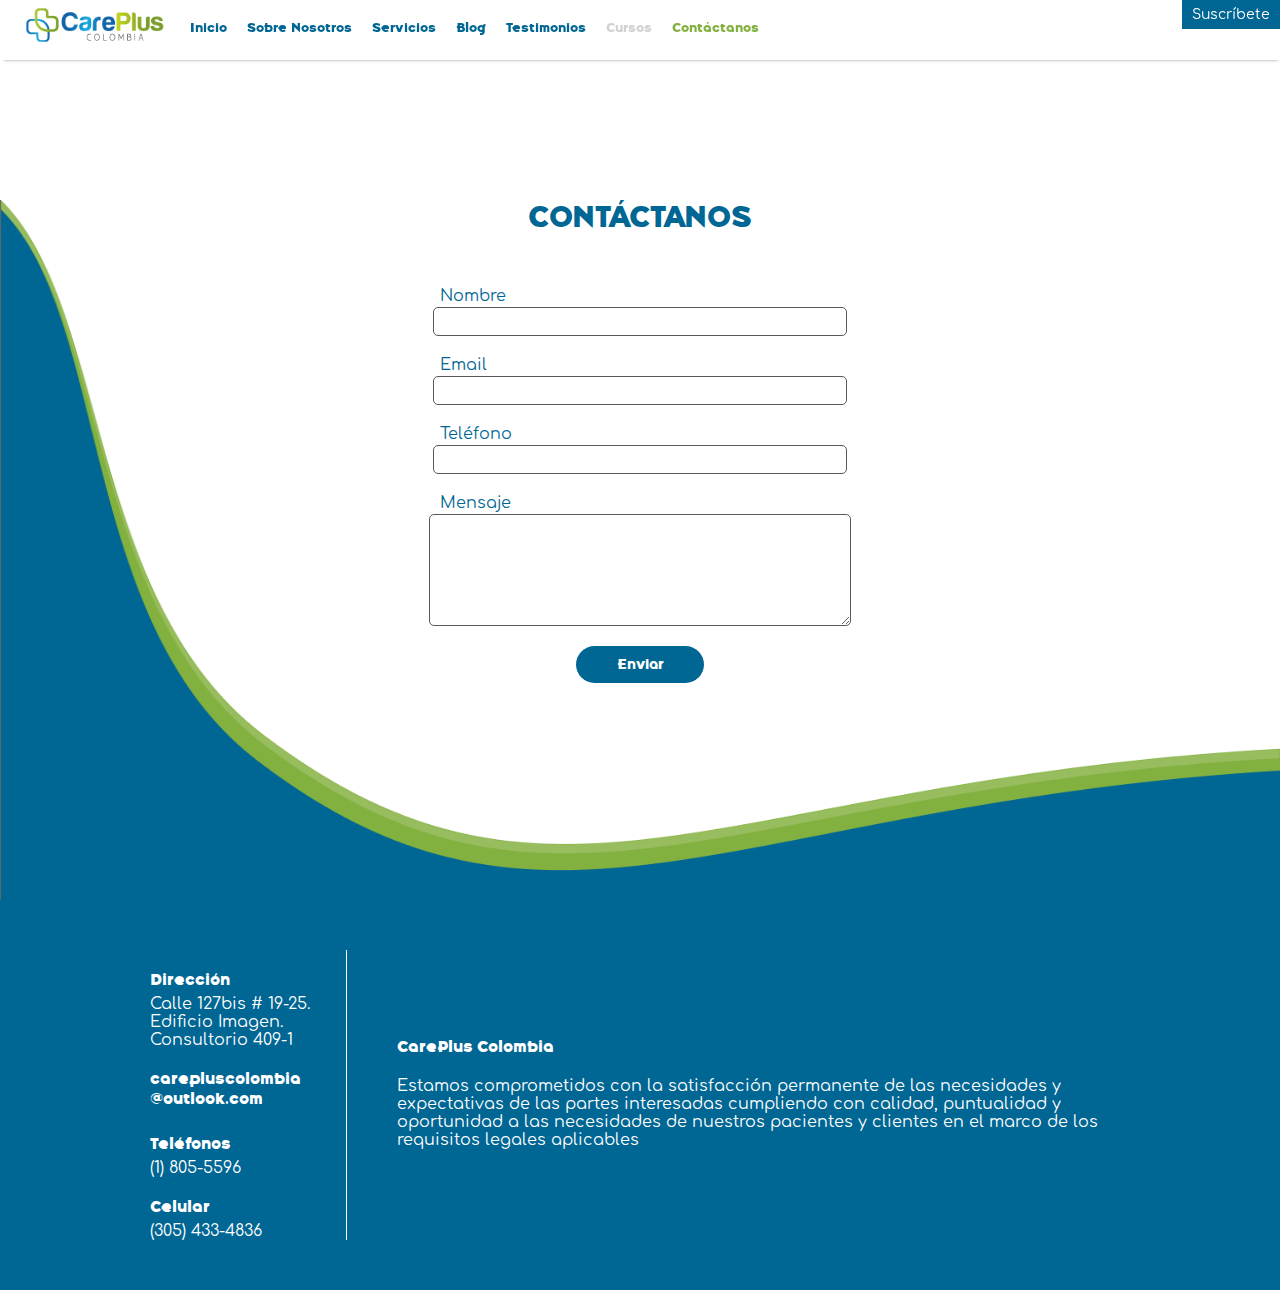
<file: contactanos/index.html>
<!DOCTYPE html><html lang="en"><head><meta charSet="utf-8"/><meta http-equiv="x-ua-compatible" content="ie=edge"/><meta name="viewport" content="width=device-width, initial-scale=1, shrink-to-fit=no"/><style data-href="/styles.f18fc7799db5ab914b6c.css">@media (max-width:869px){.navigation__links{display:flex;flex-direction:column;align-items:center;justify-content:stretch;height:100%;padding-top:30px}.navigation__link,.navigation__link-disabled{height:55px;display:flex;width:100%;padding-left:40px;flex-direction:center;align-items:center}.navigation__mobile{display:flex;align-items:center;width:100%;height:100%}.navigation__wrap-image{padding-top:10px}.navigation__mobile-logo-wrap,.navigation__wrap-image{display:flex;justify-content:center;align-items:center}.navigation__mobile-logo-wrap{width:100%}.navigation__wrap{position:fixed;top:0;width:100%;height:100%;flex-direction:column;background-color:#fff;align-items:center}.navigation__menu{height:30px;margin-left:15px}.navigation__subscribe{display:flex;padding-right:10px;align-items:center;justify-content:flex-end;height:35px;background-color:#fff;box-shadow:inset 0 11px 9px -17px rgba(0,0,0,.9);-webkit-user-select:none;-ms-user-select:none;user-select:none;border-bottom:1px solid #f2f0f0}.navigation__button:hover,.navigation__subscribe:hover{cursor:pointer}.navigation__logo-wrap{display:flex;justify-content:center;width:100%}.navigation__logo{height:40px;margin-left:-40px}.navigation__close{height:33px}.navigation__close:hover{cursor:pointer}.navigation__close-wrap{padding-left:15px}}@media (min-width:870px){.navigation__wrap{display:flex;align-items:center;justify-content:center}.navigation__logo{margin-left:20px;height:50px}.navigation__links{width:100%;margin-left:5px}.navigation__link,.navigation__link-disabled{padding-right:10px;padding-left:10px}.navigation__subscribe{position:absolute;top:0;right:0;padding:7px 10px;text-align:left;background-color:#006694;color:#fff}.navigation__subscribe:hover{cursor:pointer;background-color:#83b13f}.navigation__close,.navigation__close-wrap,.navigation__mobile{display:none}}.navigation{z-index:4;background-color:#fff;height:60px;width:100%;top:0;box-shadow:1px 3px 3px -3px rgba(0,0,0,.42);position:fixed}.navigation__link{font-size:13px;text-decoration:none;color:#006694;font-family:BelongSans}.navigation__link:hover{color:#83b13f}.navigation__link-disabled{font-size:13px;text-decoration:none;color:#d2d2d2;font-family:BelongSans}.navigation__link-disabled:hover{cursor:not-allowed}.navigation__subscribe{font-family:Comfortaa;font-size:14px}.subscribeNews{position:fixed;display:flex;align-items:center;justify-content:center;height:100vh;width:100vw;z-index:4}.subscribeNews__blackbox{background-color:rgba(0,0,0,.8);height:100%;width:100%;position:absolute}.subscribeNews__close{background-color:#006694;color:#fff;font-family:Comfortaa;font-size:12px;margin-right:5px;margin-top:2px;padding:4px 7px;border:1px solid #fff;border-radius:50%}.subscribeNews__close-wrap{display:flex;justify-content:flex-end;align-items:center;width:100%;height:30px;background-color:#006694;text-align:right}.subscribeNews__close-wrap:hover{cursor:pointer;color:#83b13f}.subscribeNews__wrap{display:flex;position:absolute;flex-direction:column;background-color:#fff;width:100%;height:260px;margin-right:22px;margin-left:22px}@media (min-width:800px){.subscribeNews__wrap{max-width:480px}}@media (max-width:799px){.subscribeNews__wrap{max-width:360px}}.subscribeNews__title{text-align:center;font-size:17px;font-family:BelongSans;margin:0;padding-bottom:25px;color:#fff}@media (min-width:800px){.subscribeNews__title{width:250px}}@media (max-width:799px){.subscribeNews__title{width:200px}}.subscribeNews__title-wrap{display:flex;align-items:center;justify-content:center;width:100%;background-color:#006694}.subscribeNews__form{padding:30px 15px 40px;display:flex;flex-direction:column;align-items:center}.subscribeNews__input-wrap{display:flex;width:100%}@media (max-width:799px){.subscribeNews__input-wrap{flex-direction:column;justify-content:flex-end;align-items:flex-start}}.subscribeNews__label{font-family:BelongSans;margin-right:15px;color:#006694}.subscribeNews__btn{display:flex;justify-content:center;align-items:center;background-color:#006694;color:#fff;font-family:BelongSans;font-size:14px;text-align:center;border-radius:20px;width:120px;height:35px;margin-top:15px}.subscribeNews__btn:hover{cursor:pointer;background-color:#83b13f}.subscribeNews__phone{display:none}.subscribeNews__address{background-color:red}.subscribeNews__input{padding:10px;border-radius:5px;border:1px solid #5a5a5a;width:90%}.subscribeNews__loading{width:100%;text-align:center}.subscribeNews__loading-img{height:160px}.subscribeNews__sucess{display:flex;justify-content:center;align-items:center;height:100%}.subscribeNews__sucess-title{font-family:BelongSans;color:#006694;text-align:center;margin-bottom:0}.subscribeNews__sucess-description{text-align:center;margin-top:5px;margin-bottom:35px;font-family:Comfortaa}.subscribeNews__error-msg{color:red;font-family:Comfortaa;margin-bottom:0;margin-top:9px}@media (min-width:799px){.footer{align-items:center;justify-content:center;background-color:#006694;padding-top:50px;padding-bottom:50px;color:#fff}.footer,.footer__wrap{display:flex;flex-direction:row}.footer__wrap{width:100%;max-width:1000px}.footer__sideinfo{flex-direction:column;padding-right:10px;padding-left:10px;flex:0.20 1}.footer__maininfo,.footer__sideinfo{display:flex;align-items:left;justify-content:center}.footer__maininfo{flex-direction:column;padding-left:50px;border-left:1px solid #fff;flex:0.8 1}.footer__maininfo-title{margin-top:0;margin-bottom:20px;font-family:BelongSans}.footer__maininfo-description{margin-top:0;margin-bottom:5px;font-family:Comfortaa}.footer__info-title{margin-top:20px;margin-bottom:5px;font-family:BelongSans}.footer__info-subtitle{margin-top:0;margin-bottom:0;font-family:Comfortaa}}@media (max-width:800px){.footer{display:flex;border-top-right-radius:50px;border-top:12px solid #83b13f;background-color:#006694;color:#fff}.footer__wrap{display:flex;flex-direction:column-reverse;padding-top:80px;padding-bottom:60px;align-items:center;width:100%}.footer__maininfo{display:flex;padding-left:50px;padding-right:50px;flex-direction:column;align-items:center;justify-content:center}.footer__maininfo-title{margin-top:0;margin-bottom:20px;font-family:BelongSans}.footer__maininfo-description{margin-top:0;margin-bottom:5px;font-family:Comfortaa;text-align:justify}.footer__info{width:200px;display:flex;flex-direction:column;justify-content:center;margin-right:10px}.footer__info-title{font-family:BelongSans;margin-bottom:0}.footer__sideinfo{display:flex;flex-direction:column;margin-top:30px;border-top:1px solid #fff;align-items:flex-start}.footer__info-subtitle{margin-top:0;margin-bottom:2px;font-family:Comfortaa}}.post{display:flex;padding-bottom:65px}@media (max-width:799px){.post{flex-direction:column}}@media (min-width:800px){.post{justify-content:center}}.post__follow-us{display:flex;background:#fff;width:100%}@media (max-width:799px){.post__follow-us{flex-direction:row;position:fixed;top:95px;border-bottom:1px solid #f2f0f0}}@media (min-width:800px){.post__follow-us{flex-direction:column;height:250px;margin-top:90px;padding-left:20px;border-left:1px solid #006694;max-width:200px}}.post__img{max-width:100%}.post__title{font-family:BelongSans;margin-top:0}.post__description{font-family:Comfortaa;text-align:justify}.post__wrap{padding-top:35px;padding-left:20px;max-width:760px}@media (min-width:800px){.post__wrap{padding-right:50px}}@media (max-width:799px){.post__wrap{padding-right:20px}}.post__date{margin-bottom:0;color:#5a5a5a;font-family:Comfortaa}.post__follow-us-social{width:100%;padding-top:4px;padding-bottom:2px}.post__follow-us-social-item{display:flex;justify-content:flex-start;width:100%}@media (min-width:800px){.post__follow-us-social-item{display:flex;flex-direction:column}}@media (max-width:799px){.post__follow-us-social-item{align-items:center}}@media (max-width:799px){.post__follow-us-social-img{height:26px;margin-right:15px}}@media (min-width:800px){.post__follow-us-social-img{margin-right:10px;height:44px}}@media (max-width:799px){.post__follow-us-social-description{display:none}}@media (min-width:800px){.post__follow-us-social-description{font-family:Comfortaa;font-size:16px;color:#5a5a5a}}.post__follow-us-title{display:flex;font-family:BelongSans;color:#006694;margin:0}@media (max-width:799px){.post__follow-us-title{align-items:center;justify-content:center;margin-right:15px;margin-left:10px}}@media (min-width:800px){.post__follow-us-title{font-size:30px;margin-bottom:20px}}.post__follow-us-social-link{text-decoration:none}.post__follow-us-social-link:hover{cursor:pointer}@media (min-width:800px){.post__follow-us-social-link{display:flex;align-items:center;justify-content:flex-start;margin-bottom:15px}}@media (min-width:1201px){.indexBanner{align-items:center}.indexBanner__content-wrap{padding-right:480px;margin-right:30px}.indexBanner__img{position:absolute;height:600px;bottom:90px;right:0}}@media (min-width:960px) and (max-width:1200px){.indexBanner{align-items:left}.indexBanner__img{position:absolute;height:53vw;max-height:780px;bottom:80px;right:0}}@media (max-width:959px){.indexBanner{align-items:center}.indexBanner__img{display:none}}.indexBanner{display:flex;position:relative;padding-top:100px;flex-direction:column}.indexBanner__banner-img-wrap{height:260px;width:100%;background-image:url([data-uri]);background-size:cover;z-index:3}.indexBanner__content-wrap{width:80%;max-width:360px;padding-left:20px}.indexBanner__learn-more-btn{font-family:BelongSans;padding:10px 15px;color:#fff;font-size:13px;border-radius:40px;background-color:#83b13f;text-decoration:none;margin-top:20px}.indexBanner__learn-more-btn:hover{cursor:pointer;background-color:#006694}.indexBanner__info-wrap{margin-bottom:40px}.indexBanner__title{font-family:BelongSans;font-size:20px;color:#006694}.indexBanner__content{font-family:comfortaa;font-size:14px;color:#5a5a5a;text-align:justify}@font-face{font-family:BelongSans;src:url(/static/belongsans-webfont-74f6df6e2274aca5206b9629cac843bb.woff2) format("woff2"),url(/static/belongsans-webfont-5d3ce5990fd2243f62a4d20707dd0caa.woff) format("woff");font-weight:400;font-style:normal}@font-face{font-family:Comfortaa;src:url(/static/Comfortaa-VariableFontwght-58a1cf021749366f5592a5774e4ed598.woff2) format("woff2");font-weight:400;font-style:normal}@media (min-width:700px){.IndexServices{padding-top:50px}.IndexServices__service-wrap{padding-top:80px;padding-bottom:80px}.IndexServices__service-wrap-regular{flex-direction:row}.IndexServices__service-wrap-reverse{flex-direction:row-reverse}.IndexServices__service-border-blue{border-left:4px solid #006694;margin-left:10px}.IndexServices__service-border-green{border-right:4px solid #83b13f;margin-right:10px}.IndexServices__service-img{width:100%;max-width:480px}.IndexServices__service-description{margin-bottom:20px}}@media (max-width:699px){.IndexServices__service-wrap{display:flex;flex-direction:column;padding-top:50px;padding-bottom:50px}.IndexServices__service-img{width:100%}.IndexServices__service-content{align-items:center}.IndexServices__service-description{margin-bottom:50px}}.IndexServices{background-color:#f2f0f0;padding-bottom:50px}.IndexServices__service-wrap{display:flex;align-items:center;width:100%;justify-content:center}.IndexServices__service-title{font-family:BelongSans;color:#006694;padding-left:15px;padding-right:15px}.IndexServices__service-title-green{font-family:BelongSans;color:#83b13f;padding-left:15px;padding-right:15px}.IndexServices__service-content{display:flex;flex-direction:column;color:#5a5a5a;height:200px;width:400px}.IndexServices__service-description{font-family:Comfortaa;font-size:13px;padding-right:15px;padding-left:15px;text-align:justify}.IndexServices__btn{color:#fff;text-decoration:none;border-radius:10px;text-align:center;padding:10px;font-family:Comfortaa;font-size:13px;margin-left:15px}@media (max-width:799px){.IndexServices__btn{padding-left:30px;padding-right:30px}}.IndexServices__btn-blue{background-color:#006694;max-width:250px}.IndexServices__btn-blue:hover{background-color:#83b13f;cursor:pointer}.IndexServices__btn-blue-sm{background-color:#006694;max-width:100px}.IndexServices__btn-blue-sm:hover{background-color:#83b13f;cursor:pointer}.IndexServices__btn-green{background-color:#83b13f;max-width:150px}.IndexServices__btn-green:hover{background-color:#006694;cursor:pointer}@media (max-width:869px){.contactus{padding-top:100px;padding-bottom:100px}.contactus__wrap{width:100%;display:flex;flex-direction:column;align-items:center;justify-content:center}.contactus__form{width:350px;display:flex;align-items:center}.contactus__textarea{width:343px}}@media (min-width:870px){.contactus{height:700px;margin-top:200px;background:url(/static/BG-8bcdbea14b600ff74a7d45eb178466a0.png);background-size:100% 100%}.contactus .input{width:102%}.contactus__wrap{text-align:center;margin-top:-250px}.contactus__form{align-items:center;width:400px}.contactus__textarea{width:100%}}.contactus{width:100%;display:flex;align-items:center;justify-content:center}.contactus__img{width:100%}.contactus__title{font-family:BelongSans;color:#006694;font-size:30px;margin-bottom:40px}.contactus__label{color:#006694;width:100%;margin-bottom:2px;text-align:left;margin-top:10px;font-family:Comfortaa}.contactus__form{display:flex;flex-direction:column}.contactus__input{width:100%;padding:6px}.contactus__input,.contactus__textarea{margin-bottom:10px;border-radius:5px;border:1px solid #5a5a5a}.contactus__textarea{padding:10px;height:90px}.contactus__btn{width:128px;padding:10px;background-color:#006694;color:#fff;border:0 solid;border-radius:25px;font-size:14px;font-family:BelongSans;margin-top:10px}.contactus__btn:hover{cursor:pointer;background-color:#83b13f}.contactus__phone{display:none}@media (min-width:800px){.contactus__loading{margin-top:-200px}}@media (max-width:799px){.contactus__loading{padding-bottom:60px}}.contactus__sucess{width:100%;display:flex;justify-items:center;align-items:center;padding-left:30px;padding-right:30px;height:50vh}.contactus__sucess-wrap{text-align:center;width:100%}@media (min-width:800px){.contactus__sucess-wrap{margin-top:-200px}}.contactus__sucess-title{font-family:BelongSans;color:#006694;margin-top:0}.contactus__sucess-description{text-align:center;font-family:Comfortaa;margin-top:0;color:#5a5a5a}.contactus__error-msg{color:red;margin:0;font-family:Comfortaa}.services{display:flex;align-items:center;justify-content:center;flex-direction:column}.services__item-logo{height:35px;width:35px}.services__item{display:flex;width:100%;padding-bottom:100px}@media (min-width:800px){.services__item{padding-top:100px;flex-direction:row;max-width:800px}}@media (max-width:799px){.services__item{padding-top:60px;flex-direction:column;text-align:center;align-items:center;justify-content:center;padding-left:30px;padding-right:30px}}.services__item-content-wrap{display:flex;flex-direction:column}@media (min-width:800px){.services__item-content-wrap{padding-left:20px}}@media (max-width:799px){.services__item-content-wrap{align-items:center}}@media (min-width:800px){.services__item-logo-wrap{display:flex;flex-direction:column;align-items:center;justify-content:flex-start;height:100%}}.services__item-btn{display:flex;flex-direction:column;justify-content:center;align-items:center;font-family:Comfortaa;height:40px;width:130px;border-radius:20px;color:#fff;margin-top:40px;text-decoration:none;box-shadow:-1px 5px 2px -1px rgba(0,0,0,.17)}.services__item-btn:hover{cursor:pointer}.services__item-title{font-family:BelongSans;margin-top:0}.services__item-description{font-family:Comfortaa;text-align:justify}.services__item-green{background-color:#f2f0f0}@media (min-width:800px){.services__item-green{border-left:40px solid #83b13f}}.services__item-wrap{display:flex;align-items:center;justify-content:center;width:100%}@media (min-width:800px){.services__item-blue{border-left:40px solid #006694}}.services__item-btn-blue{background-color:#006694}.services__item-btn-blue:hover,.services__item-btn-green{background-color:#83b13f}.services__item-btn-green:hover{background-color:#006694}@media (min-width:799px){.quoteBanner{display:flex;color:#fff;flex-direction:row;align-items:center;justify-content:center;height:450px;background-image:url(/static/BG-e919f0a99e781b5d81e42af0d1c748b9.png);background-color:#166e96;background-repeat:no-repeat;background-position:100%}.quoteBanner__title{font-family:BelongSans;font-size:38px;padding-right:50px;padding-left:40px}.quoteBanner__quote{font-family:BelongSans;margin:0;font-size:50px;transform:rotate(180deg);-ms-transform:rotate(180deg);-moz-transform:rotate(180deg);-webkit-transform:rotate(180deg);text-align:right;height:30px}.quoteBanner__content{height:200px;display:flex;flex-direction:column;justify-content:center;max-width:600px;padding-left:50px;padding-right:40px;border-left:1px solid #fff}.quoteBanner__description{margin:-10px 0 0 23px;font-family:Comfortaa;font-size:22px;width:100%;max-width:600px;text-align:justify}}@media (max-width:800px){.quoteBanner{display:flex;background-image:url([data-uri]);height:450px;background-size:100% 100%;background-repeat:no-repeat;color:#fff;flex-direction:column;align-items:center;padding-top:130px}.quoteBanner__title{font-family:BelongSans;font-size:35px;padding-right:50px;padding-left:40px}.quoteBanner__quote{font-family:BelongSans;margin:0;font-size:50px;text-align:right;height:15px;transform:rotate(180deg);-ms-transform:rotate(180deg);-moz-transform:rotate(180deg);-webkit-transform:rotate(180deg)}.quoteBanner__content{height:200px;display:flex;flex-direction:column;justify-content:center;max-width:600px;margin-top:50px;padding-left:10px;padding-right:10px;font-size:22px}.quoteBanner__line{background-color:#fff;height:1px;width:100px}.quoteBanner__description{margin:0 0 0 23px;font-family:Comfortaa;font-size:24px;width:100%;max-width:350px;text-align:justify}}@media (min-width:800px){.missionVision{display:flex;flex-direction:column;padding-top:140px;padding-bottom:140px}.missionVision__mission,.missionVision__vision{display:flex;justify-content:center;width:100%}.missionVision__vision{margin-top:120px;flex-direction:row-reverse}.missionVision__content-wrap{display:flex;flex-direction:column;padding-left:40px;padding-right:40px;max-width:400px;text-align:justify;flex:0.4 1}.missionVision__img{max-height:500px;margin-left:21px;margin-right:20px}.missionVision__title{font-family:BelongSans;font-size:36px;width:280px}.missionVision__border-blue{border-bottom:1px solid #006694}.missionVision__border-green{border-bottom:1px solid #83b13f}.missionVision__description{font-family:Comfortaa}}@media (max-width:799px){.missionVision{display:flex;width:100%;flex-direction:column;justify-content:center;align-items:center;padding-top:100px;padding-bottom:100px}.missionVision__mission{margin-bottom:90px}.missionVision__img{display:none}.missionVision__title{font-family:BelongSans;font-size:36px;width:100px}.missionVision__border-blue{border-bottom:1px solid #006694}.missionVision__border-green{border-bottom:1px solid #83b13f}.missionVision__description{font-family:Comfortaa;text-align:justify}.missionVision__content-wrap{max-width:450px;padding-right:40px;padding-left:40px}}.history{display:flex;background-color:#f2f0f0;padding-bottom:120px;align-items:center;justify-content:center;padding-left:50px;padding-right:50px}@media (max-width:800px){.history{padding-top:80px}}@media (min-width:799px){.history{padding-top:120px}}.history__wrap{display:flex;flex-direction:row;max-width:1000px}@media (min-width:800px){.history__wrap{flex-direction:row}}@media (max-width:799px){.history__wrap{flex-direction:column-reverse}}.history__content-wrap{display:flex;align-items:flex-start;flex-direction:column;flex:0.5 1}.history__title{margin-top:0}.history__img-wrap{display:flex;align-items:center;justify-content:center}@media (min-width:800px){.history__img-wrap{flex:0.5 1}}@media (max-width:799px){.history__img-wrap{flex:1 1}}.history__img{max-width:500px}@media (min-width:800px){.history__img{width:80%}}@media (max-width:799px){.history__img{width:100%;margin-bottom:60px}}.history__description{margin-top:0;text-align:justify;color:#5a5a5a;font-family:Comfortaa}@media (min-width:800px){.history__description{max-width:450px}}@media (max-width:799px){.history__description{width:100%}}.history__title{font-family:BelongSans}.quote-testimonial{display:flex;flex-direction:column;align-items:center;justify-content:center;padding-left:50px;padding-right:50px}@media (min-width:800px){.quote-testimonial{padding-top:100px}}@media (max-width:799px){.quote-testimonial{padding-top:30px}}.quote-testimonial__content{display:flex;flex-direction:column;max-width:600px}.quote-testimonial__title{font-family:BelongSans;color:#006694;margin-bottom:40px;text-align:center}.quote-testimonial__btn-wrap{display:flex;justify-content:center;align-items:center;max-width:600px;width:100%}.quote-testimonial__quote{font-size:70px;font-family:BelongSans}.quote-testimonial__rquote{margin:-10px;display:flex;color:#006694;text-align:right;align-items:flex-end;justify-content:flex-end}.quote-testimonial__description{margin:0;font-family:Comfortaa;text-align:center}@media (min-width:800px){.quote-testimonial__description{height:70px}}@media (max-width:799px){.quote-testimonial__description{height:150px}}.quote-testimonial__lquote{color:#83b13f;margin-bottom:-30px;margin-top:0}.quote-testimonial__btn{display:flex;justify-content:center;align-items:center;height:30px;width:30px;color:#fff;border-radius:50%;font-family:Comfortaa;border:0}.quote-testimonial__btn:hover{cursor:pointer}.quote-testimonial__lbtn{background-color:#006694}.quote-testimonial__lbtn:hover,.quote-testimonial__rbtn{background-color:#83b13f}.quote-testimonial__rbtn:hover{background-color:#006694}.quote-testimonial__user{max-width:560px;width:100%;text-align:center;flex:1 1;font-family:Coomforta;color:#5a5a5a}.quote-testimonial__bottom-img{margin-top:100px;width:100vw}@media (max-width:870px){body{margin:93px 0 0}}@media (min-width:869px){body{margin:60px 0 0}}@keyframes fade{0%{opacity:1}50%{opacity:0}to{opacity:1}}.fadeIn,.fadeOut{animation:fade .25s forwards}.fadeOut{animation-direction:reverse}.none{display:none}.green{color:#83b13f}.blue{color:#006694}.hide{display:none}.share-experience{display:flex;flex-direction:column;align-items:center;height:750px;justify-content:center;background-color:#006694;color:#fff;padding-left:50px;padding-right:50px}@media (min-width:800px){.share-experience{border-bottom:2px solid #fff}}@media (max-width:799px){.share-experience{border-bottom:10px solid #fff}}.share-experience__title{font-family:BelongSans;width:180px;text-align:center}.share-experience__form{display:flex;flex-direction:column;align-items:center;width:100%;max-width:400px;max-height:400px;margin-top:30px}.share-experience__btn{width:100px;font-family:BelongSans;text-align:center;color:#fff;border:0;padding:10px;border-radius:25px;background-color:#83b13f}.share-experience__btn:hover{cursor:pointer;background-color:#fff;color:#83b13f}.share-experience__input{margin-bottom:30px;width:100%;border-radius:5px;padding:8px;border:1px solid #5a5a5a}.share-experience__text{width:100%;text-align:left;font-family:Comfortaa;margin-bottom:8px}.share-experience__comment{width:100%;height:200px;padding:8px;border:1px solid #5a5a5a;border-radius:10px;margin-bottom:40px}.share-experience__address,.share-experience__phone{display:none}.share-experience__loading,.share-experience__sucess{display:flex;justify-content:center;align-items:center;height:100%;max-height:400px}.share-experience__sucess-title{text-align:center;font-size:26px;margin:0;font-family:BelongSans}.share-experience__sucess-description{text-align:center;margin:8px 0 0;font-family:Comfortaa}.share-experience__error-msg{color:#ffe86c;margin-top:-17px;margin-bottom:28px;font-family:BelongSans}</style><meta name="generator" content="Gatsby 2.24.9"/><title data-react-helmet="true">Contáctanos | Careplus</title><meta data-react-helmet="true" name="description" content="Profesionales en Pediatría,
                  ofrecemos perforación de orejas para bebes,
                  consulta domiciliaria,cursos online y venta de productos para
                  la salud."/><meta data-react-helmet="true" property="og:title" content="Contáctanos"/><meta data-react-helmet="true" property="og:description" content="Profesionales en Pediatría,
                  ofrecemos perforación de orejas para bebes,
                  consulta domiciliaria,cursos online y venta de productos para
                  la salud."/><meta data-react-helmet="true" property="og:type" content="website"/><meta data-react-helmet="true" name="twitter:card" content="summary"/><meta data-react-helmet="true" name="twitter:creator" content="Kevin Amaya Osorio"/><meta data-react-helmet="true" name="twitter:title" content="Contáctanos"/><meta data-react-helmet="true" name="twitter:description" content="Profesionales en Pediatría,
                  ofrecemos perforación de orejas para bebes,
                  consulta domiciliaria,cursos online y venta de productos para
                  la salud."/><link rel="icon" href="/favicon-32x32.png?v=52df5b80150909f98aaefa2b32dadf46"/><link rel="manifest" href="/manifest.webmanifest"/><meta name="theme-color" content="#663399"/><link rel="apple-touch-icon" sizes="48x48" href="/icons/icon-48x48.png?v=52df5b80150909f98aaefa2b32dadf46"/><link rel="apple-touch-icon" sizes="72x72" href="/icons/icon-72x72.png?v=52df5b80150909f98aaefa2b32dadf46"/><link rel="apple-touch-icon" sizes="96x96" href="/icons/icon-96x96.png?v=52df5b80150909f98aaefa2b32dadf46"/><link rel="apple-touch-icon" sizes="144x144" href="/icons/icon-144x144.png?v=52df5b80150909f98aaefa2b32dadf46"/><link rel="apple-touch-icon" sizes="192x192" href="/icons/icon-192x192.png?v=52df5b80150909f98aaefa2b32dadf46"/><link rel="apple-touch-icon" sizes="256x256" href="/icons/icon-256x256.png?v=52df5b80150909f98aaefa2b32dadf46"/><link rel="apple-touch-icon" sizes="384x384" href="/icons/icon-384x384.png?v=52df5b80150909f98aaefa2b32dadf46"/><link rel="apple-touch-icon" sizes="512x512" href="/icons/icon-512x512.png?v=52df5b80150909f98aaefa2b32dadf46"/><link as="script" rel="preload" href="/webpack-runtime-8fcbe5e6a3b3ab9cd103.js"/><link as="script" rel="preload" href="/framework-376edee25eb5f5cd8260.js"/><link as="script" rel="preload" href="/app-adea561c372b743853d6.js"/><link as="script" rel="preload" href="/styles-c2fe8482057191dca484.js"/><link as="script" rel="preload" href="/commons-87170bd45d805b8951e2.js"/><link as="script" rel="preload" href="/component---src-pages-contactanos-js-8886918fb297ae75d86a.js"/><link as="fetch" rel="preload" href="/page-data/contactanos/page-data.json" crossorigin="anonymous"/><link as="fetch" rel="preload" href="/static/d/3649515864.json" crossorigin="anonymous"/><link as="fetch" rel="preload" href="/static/d/63159454.json" crossorigin="anonymous"/><link as="fetch" rel="preload" href="/page-data/app-data.json" crossorigin="anonymous"/></head><body><div id="___gatsby"><div style="outline:none" tabindex="-1" id="gatsby-focus-wrapper"><header><div></div></header><div><nav class="navigation"><div class="hide"><div class="subscribeNews__blackbox"></div><div class="subscribeNews__wrap"><div class="subscribeNews__close-wrap"><a class="subscribeNews__close">X</a></div><div class="subscribeNews__title-wrap"><h1 class="subscribeNews__title">Suscríbete a nuestras noticias</h1></div><div class="hide"><div class="subscribeNews__sucess-wrap"><div class="subscribeNews__sucess-content"><h1 class="subscribeNews__sucess-title">¡Gracias por suscribirte!</h1><p class="subscribeNews__sucess-description">Te informaremos acerca de nuestras ofertas prontamente</p></div></div></div><div class="hide"><div class="subscribeNews__loading-wrap"><img class="subscribeNews__loading-img" src="/static/loading-2d583912df44302f95c821241f818743.gif" alt="loading icon"/></div></div><div class=""><form class="subscribeNews__form"><div class="subscribeNews__input-wrap"><label class="subscribeNews__label">Correo</label><input type="email" required="" class="subscribeNews__input" name="email" value=""/><label class="subscribeNews__phone">Teléfono</label><input class="subscribeNews__input subscribeNews__phone" name="phone"/><label class="hide">Dirección</label><input value="Deja este espacio en blanco" class="hide" name="address"/></div><p class="hide"></p><button type="button" class="subscribeNews__btn">Enviar</button></form></div></div></div><div class="navigation__mobile"><a class="navigation__button"><img src="[data-uri]" class="navigation__menu"/></a><div class="navigation__mobile-logo-wrap"><img src="[data-uri]" class="navigation__logo"/> </div></div><div class="none"><div class="navigation__wrap-image"><a class="navigation__close-wrap"><img src="[data-uri]" class="navigation__close"/></a><div class="navigation__logo-wrap"><img src="[data-uri]" class="navigation__logo"/></div></div><div class="navigation__links"><a class="navigation__link" href="/">Inicio</a><a class="navigation__link" href="/sobre-nosotros/">Sobre Nosotros</a><a class="navigation__link" href="/servicios/">Servicios</a><a class="navigation__link" href="/blog/">Blog</a><a class="navigation__link" href="/testimonios/">Testimonios</a><a class="navigation__link-disabled">Cursos</a><a aria-current="page" class="navigation__link green" href="/contactanos/">Contáctanos</a></div></div><a class="navigation__subscribe">Suscríbete</a></nav><main><div class="contactus"><div class="hide"><div class="contactus__sucess-wrap"><div class="contactus__sucess-content"><h1 class="contactus__sucess-title">¡Gracias por contactarnos!</h1><p class="contactus__sucess-description">Nos comunicaremos lo más pronto posible con usted.</p></div></div></div><div class="hide"><div class="contactus__loading-wrap"><img class="contactus__loading-img" src="/static/loading-2d583912df44302f95c821241f818743.gif" alt=""/></div></div><div class="contactus__wrap"><h3 class="contactus__title">CONTÁCTANOS</h3><form class="contactus__form"><label class="contactus__label">Nombre</label><input type="text" class="contactus__input" name="name" value="" required=""/><p class="hide"></p><label class="contactus__label">Email</label><input type="email" class="contactus__input" name="email" value="" required=""/><p class="hide"></p><label class="contactus__label">Teléfono</label><input type="text" class="contactus__input" name="phone" value="" required=""/><p class="hide"></p><label class="contactus__label">Mensaje</label><textarea class="contactus__textarea" name="message"></textarea><input class="contactus__phone" value="Deja este espacio en blanco"/><input value="Deja este espacio en blanco" style="display:none"/><button type="button" class="contactus__btn">Enviar</button></form></div></div></main><div class="footer"><div class="footer__wrap"><div class="footer__sideinfo"><div class="footer__info"><p class="footer__info-title">Dirección</p><p class="footer__info-subtitle">Calle 127bis # 19-25. Edificio Imagen.</p><p class="footer__info-subtitle">Consultorio 409-1</p></div><div class="footer__info"><p class="footer__info-title">carepluscolombia<br/>@outlook.com</p></div><div class="footer__info"><p class="footer__info-title">Teléfonos</p><p class="footer__info-subtitle">(1) 805-5596</p><p class="footer__info-title">Celular</p><p class="footer__info-subtitle">(305) 433-4836</p></div></div><div class="footer__maininfo"><p class="footer__maininfo-title">CarePlus Colombia</p><p class="footer__maininfo-description">Estamos comprometidos con la satisfacción permanente de las necesidades y expectativas de las partes interesadas cumpliendo con calidad, puntualidad y oportunidad a las necesidades de nuestros pacientes y clientes en el marco de los requisitos legales aplicables</p></div></div></div></div></div><div id="gatsby-announcer" style="position:absolute;top:0;width:1px;height:1px;padding:0;overflow:hidden;clip:rect(0, 0, 0, 0);white-space:nowrap;border:0" aria-live="assertive" aria-atomic="true"></div></div><script id="gatsby-script-loader">/*<![CDATA[*/window.pagePath="/contactanos/";/*]]>*/</script><script id="gatsby-chunk-mapping">/*<![CDATA[*/window.___chunkMapping={"polyfill":["/polyfill-1f7e10370b9393646203.js"],"app":["/app-adea561c372b743853d6.js"],"component---src-pages-404-js":["/component---src-pages-404-js-f4df3fb94b5c3d498458.js"],"component---src-pages-blog-js":["/component---src-pages-blog-js-75347679a81f9f2fa715.js"],"component---src-pages-contactanos-js":["/component---src-pages-contactanos-js-8886918fb297ae75d86a.js"],"component---src-pages-index-js":["/component---src-pages-index-js-fda6f0398755e32ac48b.js"],"component---src-pages-servicios-js":["/component---src-pages-servicios-js-67e89516d923c01352cf.js"],"component---src-pages-sobre-nosotros-js":["/component---src-pages-sobre-nosotros-js-531eed92744402eaefcb.js"],"component---src-pages-testimonios-js":["/component---src-pages-testimonios-js-21c6d8a92aa4909f0b4c.js"],"component---src-pages-using-typescript-tsx":["/component---src-pages-using-typescript-tsx-650fa5c1cc6e90d2eec6.js"]};/*]]>*/</script><script src="/polyfill-1f7e10370b9393646203.js" nomodule=""></script><script src="/component---src-pages-contactanos-js-8886918fb297ae75d86a.js" async=""></script><script src="/commons-87170bd45d805b8951e2.js" async=""></script><script src="/styles-c2fe8482057191dca484.js" async=""></script><script src="/app-adea561c372b743853d6.js" async=""></script><script src="/framework-376edee25eb5f5cd8260.js" async=""></script><script src="/webpack-runtime-8fcbe5e6a3b3ab9cd103.js" async=""></script></body></html>
</file>
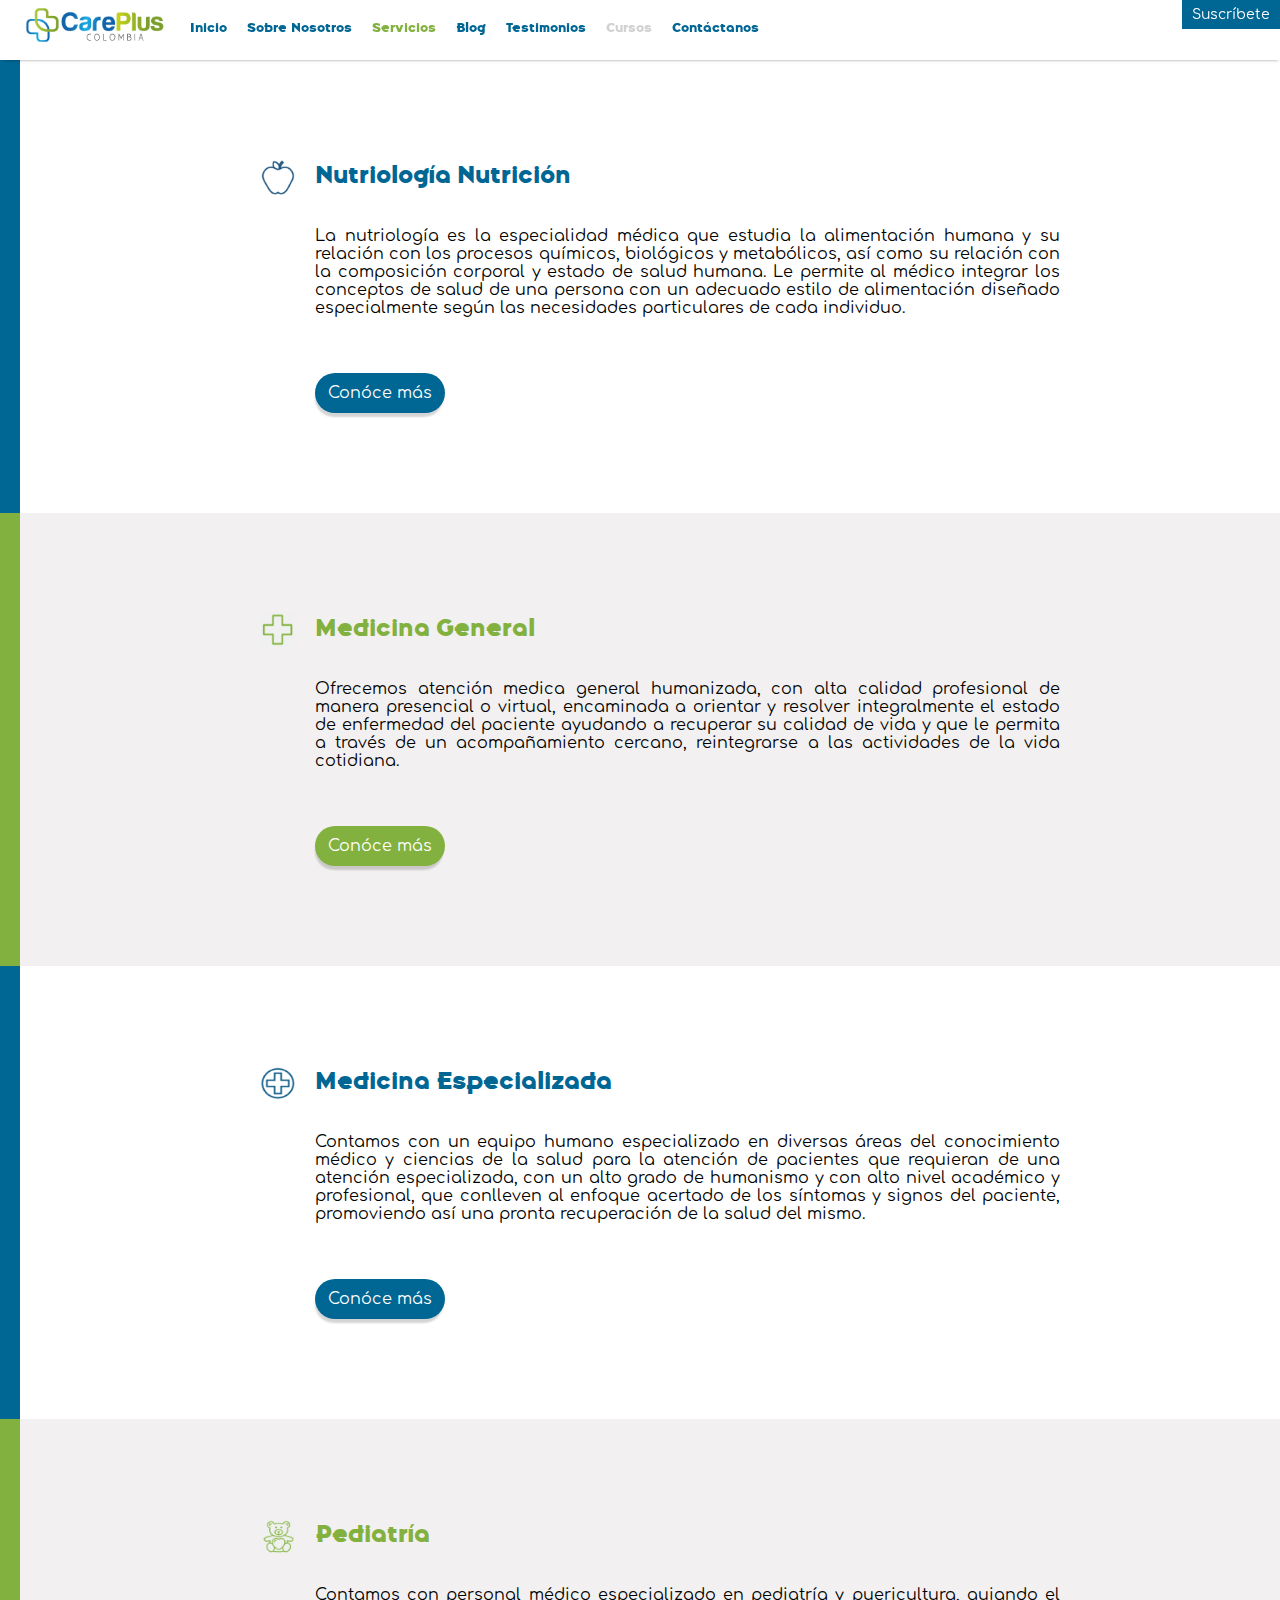
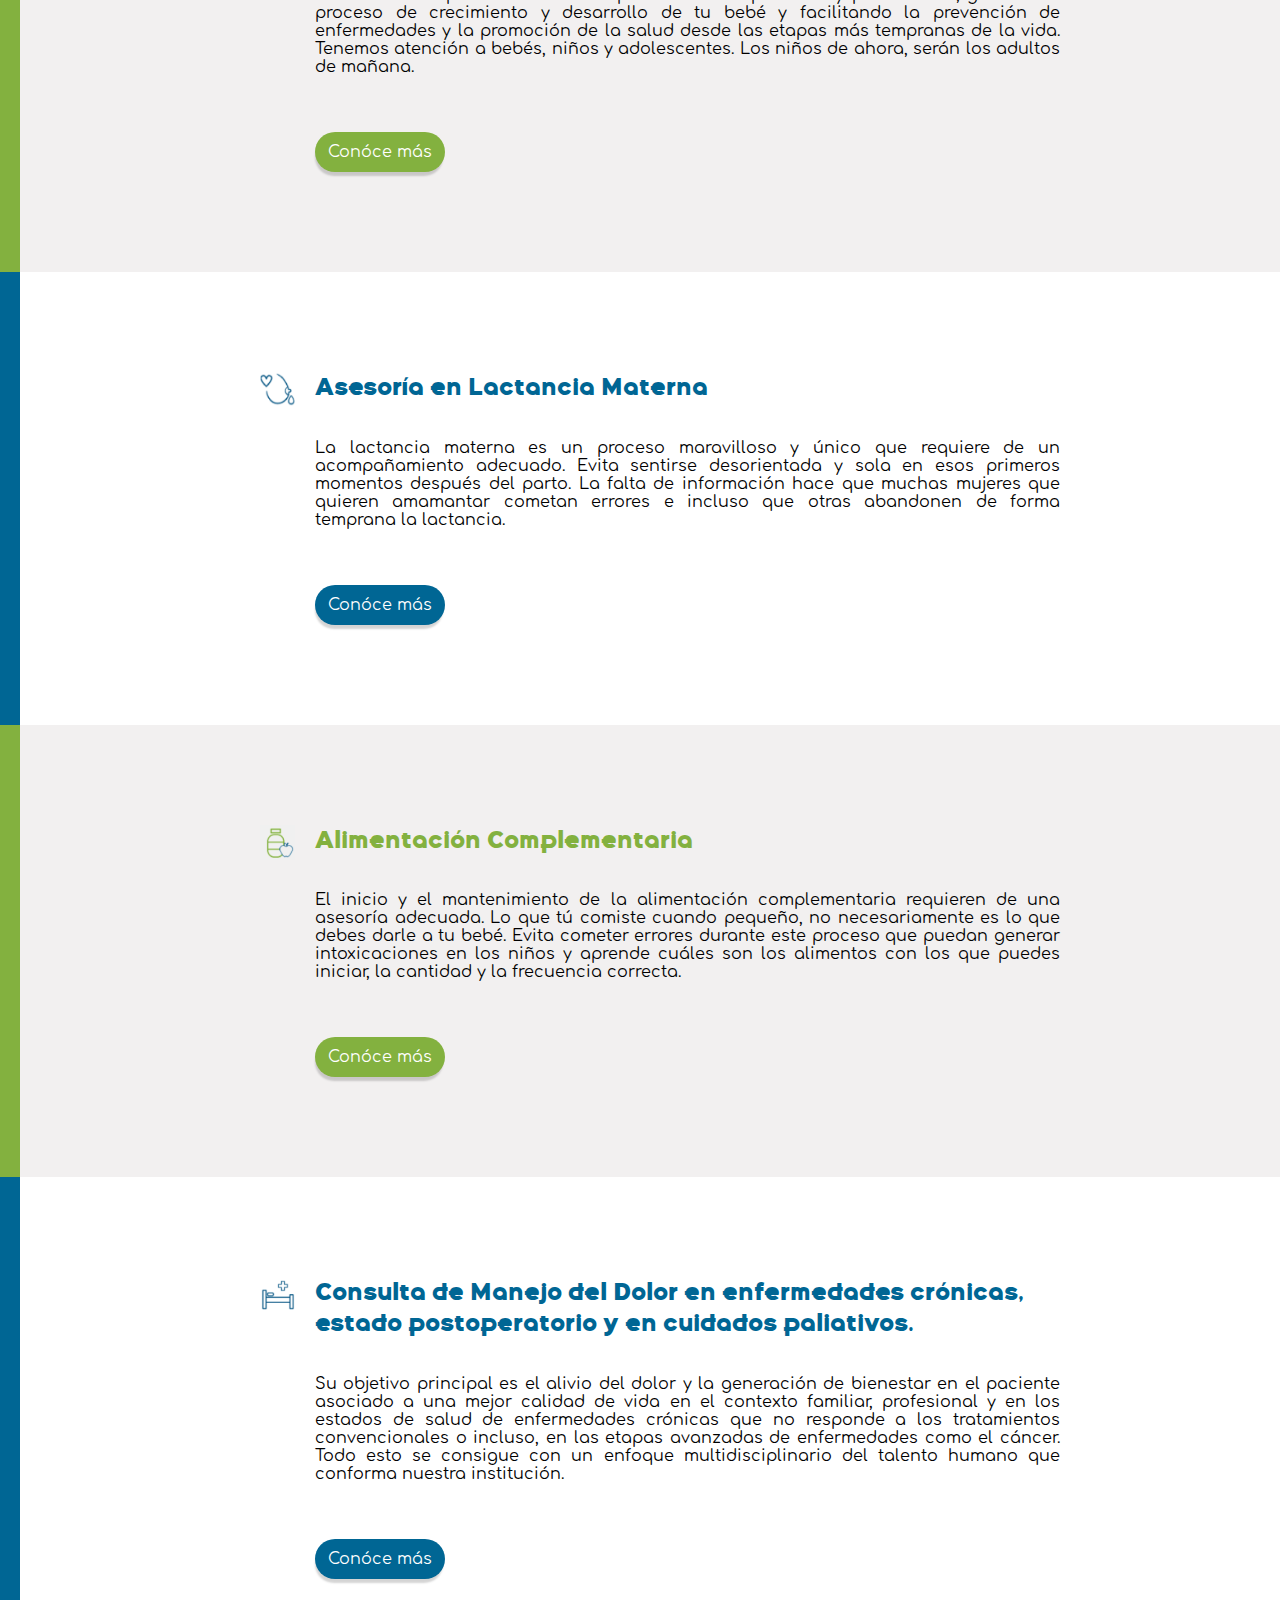
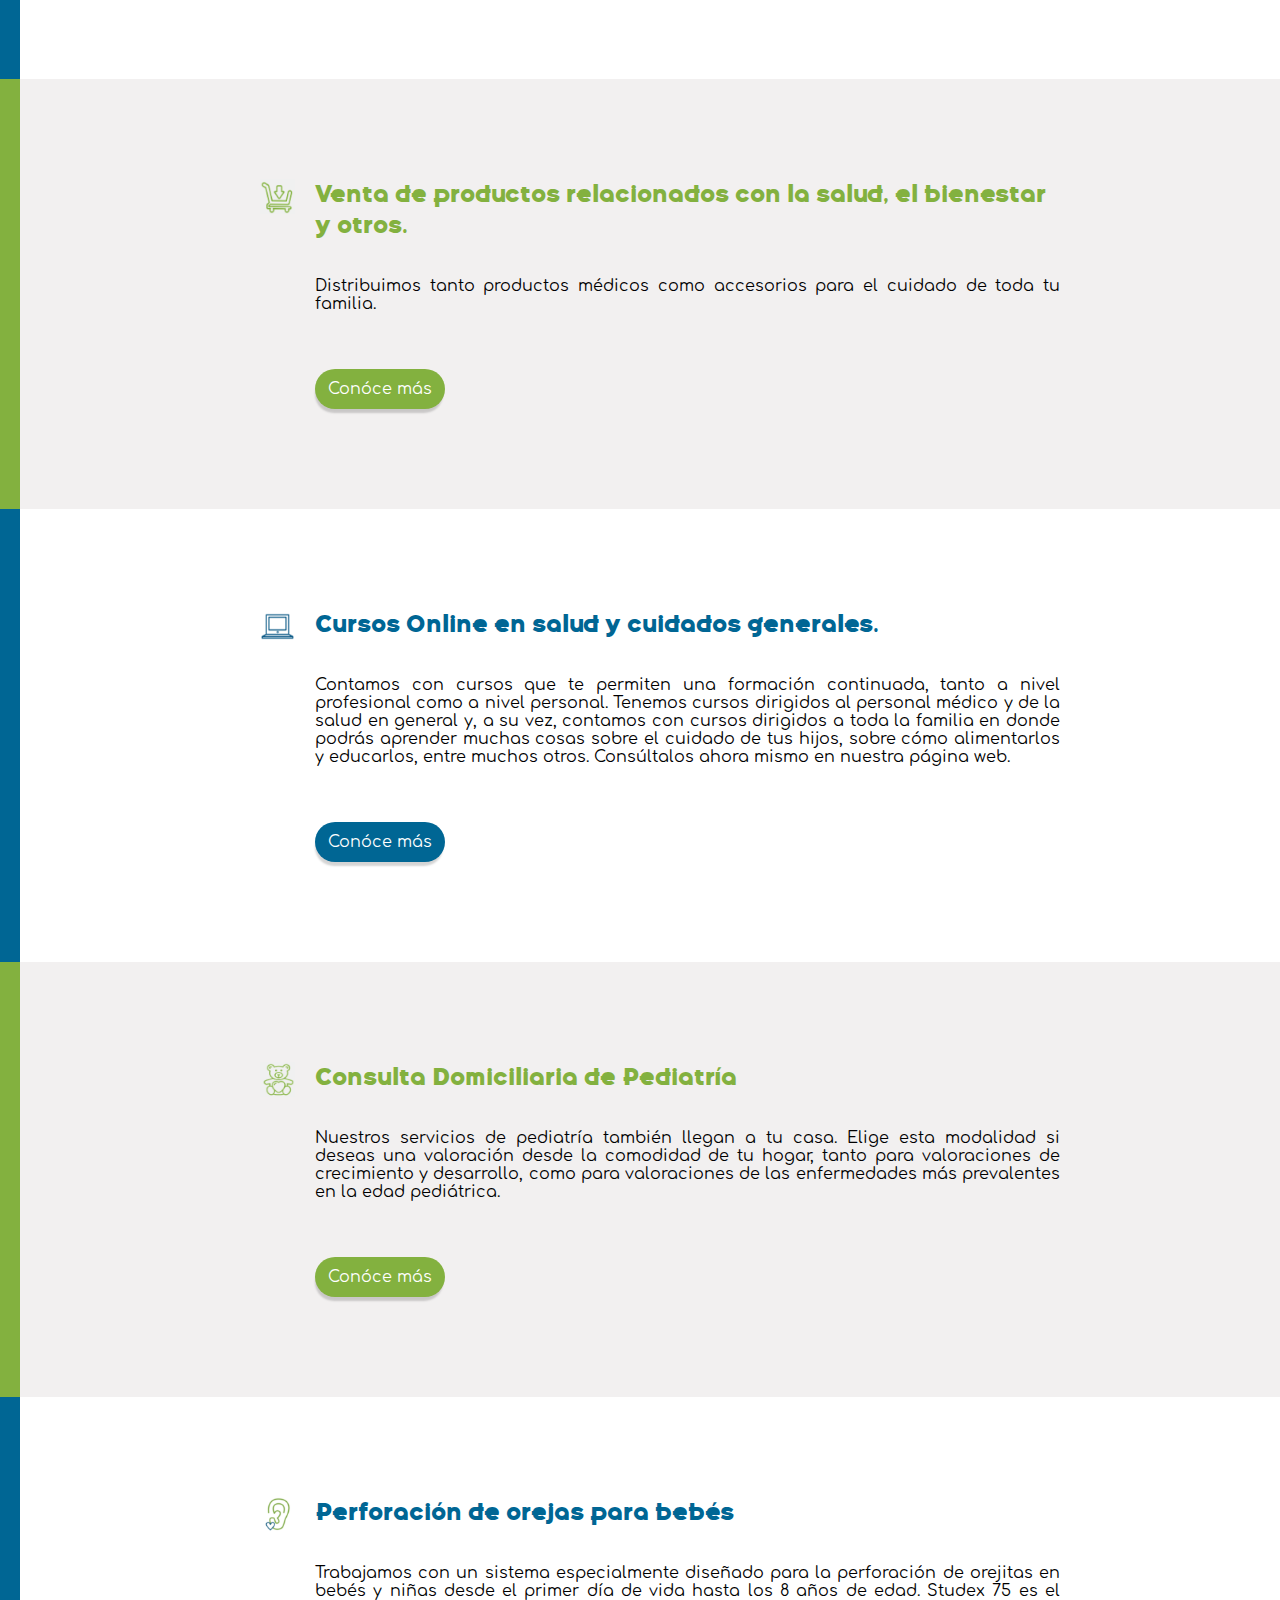
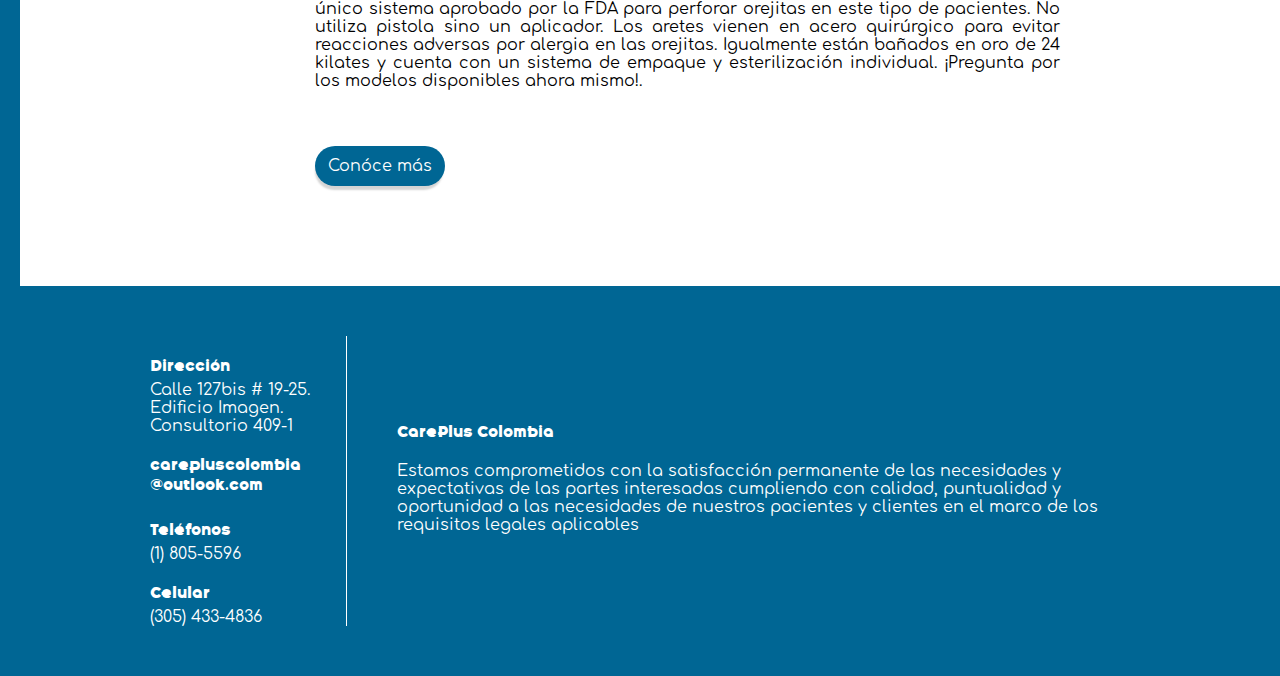
<file: servicios/index.html>
<!DOCTYPE html><html lang="en"><head><meta charSet="utf-8"/><meta http-equiv="x-ua-compatible" content="ie=edge"/><meta name="viewport" content="width=device-width, initial-scale=1, shrink-to-fit=no"/><style data-href="/styles.f18fc7799db5ab914b6c.css">@media (max-width:869px){.navigation__links{display:flex;flex-direction:column;align-items:center;justify-content:stretch;height:100%;padding-top:30px}.navigation__link,.navigation__link-disabled{height:55px;display:flex;width:100%;padding-left:40px;flex-direction:center;align-items:center}.navigation__mobile{display:flex;align-items:center;width:100%;height:100%}.navigation__wrap-image{padding-top:10px}.navigation__mobile-logo-wrap,.navigation__wrap-image{display:flex;justify-content:center;align-items:center}.navigation__mobile-logo-wrap{width:100%}.navigation__wrap{position:fixed;top:0;width:100%;height:100%;flex-direction:column;background-color:#fff;align-items:center}.navigation__menu{height:30px;margin-left:15px}.navigation__subscribe{display:flex;padding-right:10px;align-items:center;justify-content:flex-end;height:35px;background-color:#fff;box-shadow:inset 0 11px 9px -17px rgba(0,0,0,.9);-webkit-user-select:none;-ms-user-select:none;user-select:none;border-bottom:1px solid #f2f0f0}.navigation__button:hover,.navigation__subscribe:hover{cursor:pointer}.navigation__logo-wrap{display:flex;justify-content:center;width:100%}.navigation__logo{height:40px;margin-left:-40px}.navigation__close{height:33px}.navigation__close:hover{cursor:pointer}.navigation__close-wrap{padding-left:15px}}@media (min-width:870px){.navigation__wrap{display:flex;align-items:center;justify-content:center}.navigation__logo{margin-left:20px;height:50px}.navigation__links{width:100%;margin-left:5px}.navigation__link,.navigation__link-disabled{padding-right:10px;padding-left:10px}.navigation__subscribe{position:absolute;top:0;right:0;padding:7px 10px;text-align:left;background-color:#006694;color:#fff}.navigation__subscribe:hover{cursor:pointer;background-color:#83b13f}.navigation__close,.navigation__close-wrap,.navigation__mobile{display:none}}.navigation{z-index:4;background-color:#fff;height:60px;width:100%;top:0;box-shadow:1px 3px 3px -3px rgba(0,0,0,.42);position:fixed}.navigation__link{font-size:13px;text-decoration:none;color:#006694;font-family:BelongSans}.navigation__link:hover{color:#83b13f}.navigation__link-disabled{font-size:13px;text-decoration:none;color:#d2d2d2;font-family:BelongSans}.navigation__link-disabled:hover{cursor:not-allowed}.navigation__subscribe{font-family:Comfortaa;font-size:14px}.subscribeNews{position:fixed;display:flex;align-items:center;justify-content:center;height:100vh;width:100vw;z-index:4}.subscribeNews__blackbox{background-color:rgba(0,0,0,.8);height:100%;width:100%;position:absolute}.subscribeNews__close{background-color:#006694;color:#fff;font-family:Comfortaa;font-size:12px;margin-right:5px;margin-top:2px;padding:4px 7px;border:1px solid #fff;border-radius:50%}.subscribeNews__close-wrap{display:flex;justify-content:flex-end;align-items:center;width:100%;height:30px;background-color:#006694;text-align:right}.subscribeNews__close-wrap:hover{cursor:pointer;color:#83b13f}.subscribeNews__wrap{display:flex;position:absolute;flex-direction:column;background-color:#fff;width:100%;height:260px;margin-right:22px;margin-left:22px}@media (min-width:800px){.subscribeNews__wrap{max-width:480px}}@media (max-width:799px){.subscribeNews__wrap{max-width:360px}}.subscribeNews__title{text-align:center;font-size:17px;font-family:BelongSans;margin:0;padding-bottom:25px;color:#fff}@media (min-width:800px){.subscribeNews__title{width:250px}}@media (max-width:799px){.subscribeNews__title{width:200px}}.subscribeNews__title-wrap{display:flex;align-items:center;justify-content:center;width:100%;background-color:#006694}.subscribeNews__form{padding:30px 15px 40px;display:flex;flex-direction:column;align-items:center}.subscribeNews__input-wrap{display:flex;width:100%}@media (max-width:799px){.subscribeNews__input-wrap{flex-direction:column;justify-content:flex-end;align-items:flex-start}}.subscribeNews__label{font-family:BelongSans;margin-right:15px;color:#006694}.subscribeNews__btn{display:flex;justify-content:center;align-items:center;background-color:#006694;color:#fff;font-family:BelongSans;font-size:14px;text-align:center;border-radius:20px;width:120px;height:35px;margin-top:15px}.subscribeNews__btn:hover{cursor:pointer;background-color:#83b13f}.subscribeNews__phone{display:none}.subscribeNews__address{background-color:red}.subscribeNews__input{padding:10px;border-radius:5px;border:1px solid #5a5a5a;width:90%}.subscribeNews__loading{width:100%;text-align:center}.subscribeNews__loading-img{height:160px}.subscribeNews__sucess{display:flex;justify-content:center;align-items:center;height:100%}.subscribeNews__sucess-title{font-family:BelongSans;color:#006694;text-align:center;margin-bottom:0}.subscribeNews__sucess-description{text-align:center;margin-top:5px;margin-bottom:35px;font-family:Comfortaa}.subscribeNews__error-msg{color:red;font-family:Comfortaa;margin-bottom:0;margin-top:9px}@media (min-width:799px){.footer{align-items:center;justify-content:center;background-color:#006694;padding-top:50px;padding-bottom:50px;color:#fff}.footer,.footer__wrap{display:flex;flex-direction:row}.footer__wrap{width:100%;max-width:1000px}.footer__sideinfo{flex-direction:column;padding-right:10px;padding-left:10px;flex:0.20 1}.footer__maininfo,.footer__sideinfo{display:flex;align-items:left;justify-content:center}.footer__maininfo{flex-direction:column;padding-left:50px;border-left:1px solid #fff;flex:0.8 1}.footer__maininfo-title{margin-top:0;margin-bottom:20px;font-family:BelongSans}.footer__maininfo-description{margin-top:0;margin-bottom:5px;font-family:Comfortaa}.footer__info-title{margin-top:20px;margin-bottom:5px;font-family:BelongSans}.footer__info-subtitle{margin-top:0;margin-bottom:0;font-family:Comfortaa}}@media (max-width:800px){.footer{display:flex;border-top-right-radius:50px;border-top:12px solid #83b13f;background-color:#006694;color:#fff}.footer__wrap{display:flex;flex-direction:column-reverse;padding-top:80px;padding-bottom:60px;align-items:center;width:100%}.footer__maininfo{display:flex;padding-left:50px;padding-right:50px;flex-direction:column;align-items:center;justify-content:center}.footer__maininfo-title{margin-top:0;margin-bottom:20px;font-family:BelongSans}.footer__maininfo-description{margin-top:0;margin-bottom:5px;font-family:Comfortaa;text-align:justify}.footer__info{width:200px;display:flex;flex-direction:column;justify-content:center;margin-right:10px}.footer__info-title{font-family:BelongSans;margin-bottom:0}.footer__sideinfo{display:flex;flex-direction:column;margin-top:30px;border-top:1px solid #fff;align-items:flex-start}.footer__info-subtitle{margin-top:0;margin-bottom:2px;font-family:Comfortaa}}.post{display:flex;padding-bottom:65px}@media (max-width:799px){.post{flex-direction:column}}@media (min-width:800px){.post{justify-content:center}}.post__follow-us{display:flex;background:#fff;width:100%}@media (max-width:799px){.post__follow-us{flex-direction:row;position:fixed;top:95px;border-bottom:1px solid #f2f0f0}}@media (min-width:800px){.post__follow-us{flex-direction:column;height:250px;margin-top:90px;padding-left:20px;border-left:1px solid #006694;max-width:200px}}.post__img{max-width:100%}.post__title{font-family:BelongSans;margin-top:0}.post__description{font-family:Comfortaa;text-align:justify}.post__wrap{padding-top:35px;padding-left:20px;max-width:760px}@media (min-width:800px){.post__wrap{padding-right:50px}}@media (max-width:799px){.post__wrap{padding-right:20px}}.post__date{margin-bottom:0;color:#5a5a5a;font-family:Comfortaa}.post__follow-us-social{width:100%;padding-top:4px;padding-bottom:2px}.post__follow-us-social-item{display:flex;justify-content:flex-start;width:100%}@media (min-width:800px){.post__follow-us-social-item{display:flex;flex-direction:column}}@media (max-width:799px){.post__follow-us-social-item{align-items:center}}@media (max-width:799px){.post__follow-us-social-img{height:26px;margin-right:15px}}@media (min-width:800px){.post__follow-us-social-img{margin-right:10px;height:44px}}@media (max-width:799px){.post__follow-us-social-description{display:none}}@media (min-width:800px){.post__follow-us-social-description{font-family:Comfortaa;font-size:16px;color:#5a5a5a}}.post__follow-us-title{display:flex;font-family:BelongSans;color:#006694;margin:0}@media (max-width:799px){.post__follow-us-title{align-items:center;justify-content:center;margin-right:15px;margin-left:10px}}@media (min-width:800px){.post__follow-us-title{font-size:30px;margin-bottom:20px}}.post__follow-us-social-link{text-decoration:none}.post__follow-us-social-link:hover{cursor:pointer}@media (min-width:800px){.post__follow-us-social-link{display:flex;align-items:center;justify-content:flex-start;margin-bottom:15px}}@media (min-width:1201px){.indexBanner{align-items:center}.indexBanner__content-wrap{padding-right:480px;margin-right:30px}.indexBanner__img{position:absolute;height:600px;bottom:90px;right:0}}@media (min-width:960px) and (max-width:1200px){.indexBanner{align-items:left}.indexBanner__img{position:absolute;height:53vw;max-height:780px;bottom:80px;right:0}}@media (max-width:959px){.indexBanner{align-items:center}.indexBanner__img{display:none}}.indexBanner{display:flex;position:relative;padding-top:100px;flex-direction:column}.indexBanner__banner-img-wrap{height:260px;width:100%;background-image:url([data-uri]);background-size:cover;z-index:3}.indexBanner__content-wrap{width:80%;max-width:360px;padding-left:20px}.indexBanner__learn-more-btn{font-family:BelongSans;padding:10px 15px;color:#fff;font-size:13px;border-radius:40px;background-color:#83b13f;text-decoration:none;margin-top:20px}.indexBanner__learn-more-btn:hover{cursor:pointer;background-color:#006694}.indexBanner__info-wrap{margin-bottom:40px}.indexBanner__title{font-family:BelongSans;font-size:20px;color:#006694}.indexBanner__content{font-family:comfortaa;font-size:14px;color:#5a5a5a;text-align:justify}@font-face{font-family:BelongSans;src:url(/static/belongsans-webfont-74f6df6e2274aca5206b9629cac843bb.woff2) format("woff2"),url(/static/belongsans-webfont-5d3ce5990fd2243f62a4d20707dd0caa.woff) format("woff");font-weight:400;font-style:normal}@font-face{font-family:Comfortaa;src:url(/static/Comfortaa-VariableFontwght-58a1cf021749366f5592a5774e4ed598.woff2) format("woff2");font-weight:400;font-style:normal}@media (min-width:700px){.IndexServices{padding-top:50px}.IndexServices__service-wrap{padding-top:80px;padding-bottom:80px}.IndexServices__service-wrap-regular{flex-direction:row}.IndexServices__service-wrap-reverse{flex-direction:row-reverse}.IndexServices__service-border-blue{border-left:4px solid #006694;margin-left:10px}.IndexServices__service-border-green{border-right:4px solid #83b13f;margin-right:10px}.IndexServices__service-img{width:100%;max-width:480px}.IndexServices__service-description{margin-bottom:20px}}@media (max-width:699px){.IndexServices__service-wrap{display:flex;flex-direction:column;padding-top:50px;padding-bottom:50px}.IndexServices__service-img{width:100%}.IndexServices__service-content{align-items:center}.IndexServices__service-description{margin-bottom:50px}}.IndexServices{background-color:#f2f0f0;padding-bottom:50px}.IndexServices__service-wrap{display:flex;align-items:center;width:100%;justify-content:center}.IndexServices__service-title{font-family:BelongSans;color:#006694;padding-left:15px;padding-right:15px}.IndexServices__service-title-green{font-family:BelongSans;color:#83b13f;padding-left:15px;padding-right:15px}.IndexServices__service-content{display:flex;flex-direction:column;color:#5a5a5a;height:200px;width:400px}.IndexServices__service-description{font-family:Comfortaa;font-size:13px;padding-right:15px;padding-left:15px;text-align:justify}.IndexServices__btn{color:#fff;text-decoration:none;border-radius:10px;text-align:center;padding:10px;font-family:Comfortaa;font-size:13px;margin-left:15px}@media (max-width:799px){.IndexServices__btn{padding-left:30px;padding-right:30px}}.IndexServices__btn-blue{background-color:#006694;max-width:250px}.IndexServices__btn-blue:hover{background-color:#83b13f;cursor:pointer}.IndexServices__btn-blue-sm{background-color:#006694;max-width:100px}.IndexServices__btn-blue-sm:hover{background-color:#83b13f;cursor:pointer}.IndexServices__btn-green{background-color:#83b13f;max-width:150px}.IndexServices__btn-green:hover{background-color:#006694;cursor:pointer}@media (max-width:869px){.contactus{padding-top:100px;padding-bottom:100px}.contactus__wrap{width:100%;display:flex;flex-direction:column;align-items:center;justify-content:center}.contactus__form{width:350px;display:flex;align-items:center}.contactus__textarea{width:343px}}@media (min-width:870px){.contactus{height:700px;margin-top:200px;background:url(/static/BG-8bcdbea14b600ff74a7d45eb178466a0.png);background-size:100% 100%}.contactus .input{width:102%}.contactus__wrap{text-align:center;margin-top:-250px}.contactus__form{align-items:center;width:400px}.contactus__textarea{width:100%}}.contactus{width:100%;display:flex;align-items:center;justify-content:center}.contactus__img{width:100%}.contactus__title{font-family:BelongSans;color:#006694;font-size:30px;margin-bottom:40px}.contactus__label{color:#006694;width:100%;margin-bottom:2px;text-align:left;margin-top:10px;font-family:Comfortaa}.contactus__form{display:flex;flex-direction:column}.contactus__input{width:100%;padding:6px}.contactus__input,.contactus__textarea{margin-bottom:10px;border-radius:5px;border:1px solid #5a5a5a}.contactus__textarea{padding:10px;height:90px}.contactus__btn{width:128px;padding:10px;background-color:#006694;color:#fff;border:0 solid;border-radius:25px;font-size:14px;font-family:BelongSans;margin-top:10px}.contactus__btn:hover{cursor:pointer;background-color:#83b13f}.contactus__phone{display:none}@media (min-width:800px){.contactus__loading{margin-top:-200px}}@media (max-width:799px){.contactus__loading{padding-bottom:60px}}.contactus__sucess{width:100%;display:flex;justify-items:center;align-items:center;padding-left:30px;padding-right:30px;height:50vh}.contactus__sucess-wrap{text-align:center;width:100%}@media (min-width:800px){.contactus__sucess-wrap{margin-top:-200px}}.contactus__sucess-title{font-family:BelongSans;color:#006694;margin-top:0}.contactus__sucess-description{text-align:center;font-family:Comfortaa;margin-top:0;color:#5a5a5a}.contactus__error-msg{color:red;margin:0;font-family:Comfortaa}.services{display:flex;align-items:center;justify-content:center;flex-direction:column}.services__item-logo{height:35px;width:35px}.services__item{display:flex;width:100%;padding-bottom:100px}@media (min-width:800px){.services__item{padding-top:100px;flex-direction:row;max-width:800px}}@media (max-width:799px){.services__item{padding-top:60px;flex-direction:column;text-align:center;align-items:center;justify-content:center;padding-left:30px;padding-right:30px}}.services__item-content-wrap{display:flex;flex-direction:column}@media (min-width:800px){.services__item-content-wrap{padding-left:20px}}@media (max-width:799px){.services__item-content-wrap{align-items:center}}@media (min-width:800px){.services__item-logo-wrap{display:flex;flex-direction:column;align-items:center;justify-content:flex-start;height:100%}}.services__item-btn{display:flex;flex-direction:column;justify-content:center;align-items:center;font-family:Comfortaa;height:40px;width:130px;border-radius:20px;color:#fff;margin-top:40px;text-decoration:none;box-shadow:-1px 5px 2px -1px rgba(0,0,0,.17)}.services__item-btn:hover{cursor:pointer}.services__item-title{font-family:BelongSans;margin-top:0}.services__item-description{font-family:Comfortaa;text-align:justify}.services__item-green{background-color:#f2f0f0}@media (min-width:800px){.services__item-green{border-left:40px solid #83b13f}}.services__item-wrap{display:flex;align-items:center;justify-content:center;width:100%}@media (min-width:800px){.services__item-blue{border-left:40px solid #006694}}.services__item-btn-blue{background-color:#006694}.services__item-btn-blue:hover,.services__item-btn-green{background-color:#83b13f}.services__item-btn-green:hover{background-color:#006694}@media (min-width:799px){.quoteBanner{display:flex;color:#fff;flex-direction:row;align-items:center;justify-content:center;height:450px;background-image:url(/static/BG-e919f0a99e781b5d81e42af0d1c748b9.png);background-color:#166e96;background-repeat:no-repeat;background-position:100%}.quoteBanner__title{font-family:BelongSans;font-size:38px;padding-right:50px;padding-left:40px}.quoteBanner__quote{font-family:BelongSans;margin:0;font-size:50px;transform:rotate(180deg);-ms-transform:rotate(180deg);-moz-transform:rotate(180deg);-webkit-transform:rotate(180deg);text-align:right;height:30px}.quoteBanner__content{height:200px;display:flex;flex-direction:column;justify-content:center;max-width:600px;padding-left:50px;padding-right:40px;border-left:1px solid #fff}.quoteBanner__description{margin:-10px 0 0 23px;font-family:Comfortaa;font-size:22px;width:100%;max-width:600px;text-align:justify}}@media (max-width:800px){.quoteBanner{display:flex;background-image:url([data-uri]);height:450px;background-size:100% 100%;background-repeat:no-repeat;color:#fff;flex-direction:column;align-items:center;padding-top:130px}.quoteBanner__title{font-family:BelongSans;font-size:35px;padding-right:50px;padding-left:40px}.quoteBanner__quote{font-family:BelongSans;margin:0;font-size:50px;text-align:right;height:15px;transform:rotate(180deg);-ms-transform:rotate(180deg);-moz-transform:rotate(180deg);-webkit-transform:rotate(180deg)}.quoteBanner__content{height:200px;display:flex;flex-direction:column;justify-content:center;max-width:600px;margin-top:50px;padding-left:10px;padding-right:10px;font-size:22px}.quoteBanner__line{background-color:#fff;height:1px;width:100px}.quoteBanner__description{margin:0 0 0 23px;font-family:Comfortaa;font-size:24px;width:100%;max-width:350px;text-align:justify}}@media (min-width:800px){.missionVision{display:flex;flex-direction:column;padding-top:140px;padding-bottom:140px}.missionVision__mission,.missionVision__vision{display:flex;justify-content:center;width:100%}.missionVision__vision{margin-top:120px;flex-direction:row-reverse}.missionVision__content-wrap{display:flex;flex-direction:column;padding-left:40px;padding-right:40px;max-width:400px;text-align:justify;flex:0.4 1}.missionVision__img{max-height:500px;margin-left:21px;margin-right:20px}.missionVision__title{font-family:BelongSans;font-size:36px;width:280px}.missionVision__border-blue{border-bottom:1px solid #006694}.missionVision__border-green{border-bottom:1px solid #83b13f}.missionVision__description{font-family:Comfortaa}}@media (max-width:799px){.missionVision{display:flex;width:100%;flex-direction:column;justify-content:center;align-items:center;padding-top:100px;padding-bottom:100px}.missionVision__mission{margin-bottom:90px}.missionVision__img{display:none}.missionVision__title{font-family:BelongSans;font-size:36px;width:100px}.missionVision__border-blue{border-bottom:1px solid #006694}.missionVision__border-green{border-bottom:1px solid #83b13f}.missionVision__description{font-family:Comfortaa;text-align:justify}.missionVision__content-wrap{max-width:450px;padding-right:40px;padding-left:40px}}.history{display:flex;background-color:#f2f0f0;padding-bottom:120px;align-items:center;justify-content:center;padding-left:50px;padding-right:50px}@media (max-width:800px){.history{padding-top:80px}}@media (min-width:799px){.history{padding-top:120px}}.history__wrap{display:flex;flex-direction:row;max-width:1000px}@media (min-width:800px){.history__wrap{flex-direction:row}}@media (max-width:799px){.history__wrap{flex-direction:column-reverse}}.history__content-wrap{display:flex;align-items:flex-start;flex-direction:column;flex:0.5 1}.history__title{margin-top:0}.history__img-wrap{display:flex;align-items:center;justify-content:center}@media (min-width:800px){.history__img-wrap{flex:0.5 1}}@media (max-width:799px){.history__img-wrap{flex:1 1}}.history__img{max-width:500px}@media (min-width:800px){.history__img{width:80%}}@media (max-width:799px){.history__img{width:100%;margin-bottom:60px}}.history__description{margin-top:0;text-align:justify;color:#5a5a5a;font-family:Comfortaa}@media (min-width:800px){.history__description{max-width:450px}}@media (max-width:799px){.history__description{width:100%}}.history__title{font-family:BelongSans}.quote-testimonial{display:flex;flex-direction:column;align-items:center;justify-content:center;padding-left:50px;padding-right:50px}@media (min-width:800px){.quote-testimonial{padding-top:100px}}@media (max-width:799px){.quote-testimonial{padding-top:30px}}.quote-testimonial__content{display:flex;flex-direction:column;max-width:600px}.quote-testimonial__title{font-family:BelongSans;color:#006694;margin-bottom:40px;text-align:center}.quote-testimonial__btn-wrap{display:flex;justify-content:center;align-items:center;max-width:600px;width:100%}.quote-testimonial__quote{font-size:70px;font-family:BelongSans}.quote-testimonial__rquote{margin:-10px;display:flex;color:#006694;text-align:right;align-items:flex-end;justify-content:flex-end}.quote-testimonial__description{margin:0;font-family:Comfortaa;text-align:center}@media (min-width:800px){.quote-testimonial__description{height:70px}}@media (max-width:799px){.quote-testimonial__description{height:150px}}.quote-testimonial__lquote{color:#83b13f;margin-bottom:-30px;margin-top:0}.quote-testimonial__btn{display:flex;justify-content:center;align-items:center;height:30px;width:30px;color:#fff;border-radius:50%;font-family:Comfortaa;border:0}.quote-testimonial__btn:hover{cursor:pointer}.quote-testimonial__lbtn{background-color:#006694}.quote-testimonial__lbtn:hover,.quote-testimonial__rbtn{background-color:#83b13f}.quote-testimonial__rbtn:hover{background-color:#006694}.quote-testimonial__user{max-width:560px;width:100%;text-align:center;flex:1 1;font-family:Coomforta;color:#5a5a5a}.quote-testimonial__bottom-img{margin-top:100px;width:100vw}@media (max-width:870px){body{margin:93px 0 0}}@media (min-width:869px){body{margin:60px 0 0}}@keyframes fade{0%{opacity:1}50%{opacity:0}to{opacity:1}}.fadeIn,.fadeOut{animation:fade .25s forwards}.fadeOut{animation-direction:reverse}.none{display:none}.green{color:#83b13f}.blue{color:#006694}.hide{display:none}.share-experience{display:flex;flex-direction:column;align-items:center;height:750px;justify-content:center;background-color:#006694;color:#fff;padding-left:50px;padding-right:50px}@media (min-width:800px){.share-experience{border-bottom:2px solid #fff}}@media (max-width:799px){.share-experience{border-bottom:10px solid #fff}}.share-experience__title{font-family:BelongSans;width:180px;text-align:center}.share-experience__form{display:flex;flex-direction:column;align-items:center;width:100%;max-width:400px;max-height:400px;margin-top:30px}.share-experience__btn{width:100px;font-family:BelongSans;text-align:center;color:#fff;border:0;padding:10px;border-radius:25px;background-color:#83b13f}.share-experience__btn:hover{cursor:pointer;background-color:#fff;color:#83b13f}.share-experience__input{margin-bottom:30px;width:100%;border-radius:5px;padding:8px;border:1px solid #5a5a5a}.share-experience__text{width:100%;text-align:left;font-family:Comfortaa;margin-bottom:8px}.share-experience__comment{width:100%;height:200px;padding:8px;border:1px solid #5a5a5a;border-radius:10px;margin-bottom:40px}.share-experience__address,.share-experience__phone{display:none}.share-experience__loading,.share-experience__sucess{display:flex;justify-content:center;align-items:center;height:100%;max-height:400px}.share-experience__sucess-title{text-align:center;font-size:26px;margin:0;font-family:BelongSans}.share-experience__sucess-description{text-align:center;margin:8px 0 0;font-family:Comfortaa}.share-experience__error-msg{color:#ffe86c;margin-top:-17px;margin-bottom:28px;font-family:BelongSans}</style><meta name="generator" content="Gatsby 2.24.9"/><title data-react-helmet="true">Servicios | Careplus</title><meta data-react-helmet="true" name="description" content="Profesionales en Pediatría,
                  ofrecemos perforación de orejas para bebes,
                  consulta domiciliaria,cursos online y venta de productos para
                  la salud."/><meta data-react-helmet="true" property="og:title" content="Servicios"/><meta data-react-helmet="true" property="og:description" content="Profesionales en Pediatría,
                  ofrecemos perforación de orejas para bebes,
                  consulta domiciliaria,cursos online y venta de productos para
                  la salud."/><meta data-react-helmet="true" property="og:type" content="website"/><meta data-react-helmet="true" name="twitter:card" content="summary"/><meta data-react-helmet="true" name="twitter:creator" content="Kevin Amaya Osorio"/><meta data-react-helmet="true" name="twitter:title" content="Servicios"/><meta data-react-helmet="true" name="twitter:description" content="Profesionales en Pediatría,
                  ofrecemos perforación de orejas para bebes,
                  consulta domiciliaria,cursos online y venta de productos para
                  la salud."/><link rel="icon" href="/favicon-32x32.png?v=52df5b80150909f98aaefa2b32dadf46"/><link rel="manifest" href="/manifest.webmanifest"/><meta name="theme-color" content="#663399"/><link rel="apple-touch-icon" sizes="48x48" href="/icons/icon-48x48.png?v=52df5b80150909f98aaefa2b32dadf46"/><link rel="apple-touch-icon" sizes="72x72" href="/icons/icon-72x72.png?v=52df5b80150909f98aaefa2b32dadf46"/><link rel="apple-touch-icon" sizes="96x96" href="/icons/icon-96x96.png?v=52df5b80150909f98aaefa2b32dadf46"/><link rel="apple-touch-icon" sizes="144x144" href="/icons/icon-144x144.png?v=52df5b80150909f98aaefa2b32dadf46"/><link rel="apple-touch-icon" sizes="192x192" href="/icons/icon-192x192.png?v=52df5b80150909f98aaefa2b32dadf46"/><link rel="apple-touch-icon" sizes="256x256" href="/icons/icon-256x256.png?v=52df5b80150909f98aaefa2b32dadf46"/><link rel="apple-touch-icon" sizes="384x384" href="/icons/icon-384x384.png?v=52df5b80150909f98aaefa2b32dadf46"/><link rel="apple-touch-icon" sizes="512x512" href="/icons/icon-512x512.png?v=52df5b80150909f98aaefa2b32dadf46"/><link as="script" rel="preload" href="/webpack-runtime-8fcbe5e6a3b3ab9cd103.js"/><link as="script" rel="preload" href="/framework-376edee25eb5f5cd8260.js"/><link as="script" rel="preload" href="/app-adea561c372b743853d6.js"/><link as="script" rel="preload" href="/styles-c2fe8482057191dca484.js"/><link as="script" rel="preload" href="/commons-87170bd45d805b8951e2.js"/><link as="script" rel="preload" href="/component---src-pages-servicios-js-67e89516d923c01352cf.js"/><link as="fetch" rel="preload" href="/page-data/servicios/page-data.json" crossorigin="anonymous"/><link as="fetch" rel="preload" href="/static/d/3649515864.json" crossorigin="anonymous"/><link as="fetch" rel="preload" href="/static/d/63159454.json" crossorigin="anonymous"/><link as="fetch" rel="preload" href="/page-data/app-data.json" crossorigin="anonymous"/></head><body><div id="___gatsby"><div style="outline:none" tabindex="-1" id="gatsby-focus-wrapper"><header><div></div></header><div><nav class="navigation"><div class="hide"><div class="subscribeNews__blackbox"></div><div class="subscribeNews__wrap"><div class="subscribeNews__close-wrap"><a class="subscribeNews__close">X</a></div><div class="subscribeNews__title-wrap"><h1 class="subscribeNews__title">Suscríbete a nuestras noticias</h1></div><div class="hide"><div class="subscribeNews__sucess-wrap"><div class="subscribeNews__sucess-content"><h1 class="subscribeNews__sucess-title">¡Gracias por suscribirte!</h1><p class="subscribeNews__sucess-description">Te informaremos acerca de nuestras ofertas prontamente</p></div></div></div><div class="hide"><div class="subscribeNews__loading-wrap"><img class="subscribeNews__loading-img" src="/static/loading-2d583912df44302f95c821241f818743.gif" alt="loading icon"/></div></div><div class=""><form class="subscribeNews__form"><div class="subscribeNews__input-wrap"><label class="subscribeNews__label">Correo</label><input type="email" required="" class="subscribeNews__input" name="email" value=""/><label class="subscribeNews__phone">Teléfono</label><input class="subscribeNews__input subscribeNews__phone" name="phone"/><label class="hide">Dirección</label><input value="Deja este espacio en blanco" class="hide" name="address"/></div><p class="hide"></p><button type="button" class="subscribeNews__btn">Enviar</button></form></div></div></div><div class="navigation__mobile"><a class="navigation__button"><img src="[data-uri]" class="navigation__menu"/></a><div class="navigation__mobile-logo-wrap"><img src="[data-uri]" class="navigation__logo"/> </div></div><div class="none"><div class="navigation__wrap-image"><a class="navigation__close-wrap"><img src="[data-uri]" class="navigation__close"/></a><div class="navigation__logo-wrap"><img src="[data-uri]" class="navigation__logo"/></div></div><div class="navigation__links"><a class="navigation__link" href="/">Inicio</a><a class="navigation__link" href="/sobre-nosotros/">Sobre Nosotros</a><a aria-current="page" class="navigation__link green" href="/servicios/">Servicios</a><a class="navigation__link" href="/blog/">Blog</a><a class="navigation__link" href="/testimonios/">Testimonios</a><a class="navigation__link-disabled">Cursos</a><a class="navigation__link" href="/contactanos/">Contáctanos</a></div></div><a class="navigation__subscribe">Suscríbete</a></nav><main><div class="services"><div class="services__item-wrap services__item-blue"><div class="services__item"><div class="services__item-logo-wrap"><img src="[data-uri]" class="services__item-logo"/></div><div class="services__item-content-wrap"><h2 class="services__item-title blue">Nutriología Nutrición</h2><p class="services__item-description">La nutriología es la especialidad médica que estudia la alimentación humana y su relación con los procesos químicos, biológicos y metabólicos, así como su relación con la composición corporal y estado de salud humana. Le permite al médico integrar los conceptos de salud de una persona con un adecuado estilo de alimentación diseñado especialmente según las necesidades particulares de cada individuo.</p><a class="services__item-btn services__item-btn-blue" href="/contactanos">Conóce más</a></div></div></div><div class="services__item-wrap services__item-green"><div class="services__item"><div class="services__item-logo-wrap"><img src="[data-uri]" class="services__item-logo"/></div><div class="services__item-content-wrap"><h2 class="services__item-title green">Medicina General</h2><p class="services__item-description"> Ofrecemos atención medica general humanizada, con alta calidad profesional de manera presencial o virtual, encaminada a orientar y resolver integralmente el estado de enfermedad del paciente ayudando a recuperar su calidad de vida y que le permita a través de un acompañamiento cercano, reintegrarse a las actividades de la vida cotidiana.</p><a class="services__item-btn services__item-btn-green" href="/contactanos">Conóce más</a></div></div></div><div class="services__item-wrap services__item-blue"><div class="services__item"><div class="services__item-logo-wrap"><img src="[data-uri]" class="services__item-logo"/></div><div class="services__item-content-wrap"><h2 class="services__item-title blue">Medicina Especializada</h2><p class="services__item-description">Contamos con un equipo humano especializado en diversas áreas del conocimiento médico y ciencias de la salud para la atención de pacientes que requieran de una atención especializada, con un alto grado de humanismo y con alto nivel académico y profesional, que conlleven al enfoque acertado de los síntomas y signos del paciente, promoviendo así una pronta recuperación de la salud del mismo.</p><a class="services__item-btn services__item-btn-blue" href="/contactanos">Conóce más</a></div></div></div><div class="services__item-wrap services__item-green"><div class="services__item"><div class="services__item-logo-wrap"><img src="[data-uri]" class="services__item-logo"/></div><div class="services__item-content-wrap"><h2 class="services__item-title green">Pediatría</h2><p class="services__item-description">Contamos con personal médico especializado en pediatría y puericultura, guiando el proceso de crecimiento y desarrollo de tu bebé y facilitando la prevención de enfermedades y la promoción de la salud desde las etapas más tempranas de la vida. Tenemos atención a bebés, niños y adolescentes.  Los niños de ahora, serán los adultos de mañana.</p><a class="services__item-btn services__item-btn-green" href="/contactanos">Conóce más</a></div></div></div><div class="services__item-wrap services__item-blue"><div class="services__item"><div class="services__item-logo-wrap"><img src="[data-uri]" class="services__item-logo"/></div><div class="services__item-content-wrap"><h2 class="services__item-title blue">Asesoría en Lactancia Materna</h2><p class="services__item-description">La lactancia materna es un proceso maravilloso y único que requiere de un acompañamiento adecuado. Evita sentirse desorientada y sola en esos primeros momentos después del parto. La falta de información hace que muchas mujeres que quieren amamantar cometan errores e incluso que otras abandonen de forma temprana la lactancia.</p><a class="services__item-btn services__item-btn-blue" href="/contactanos">Conóce más</a></div></div></div><div class="services__item-wrap services__item-green"><div class="services__item"><div class="services__item-logo-wrap"><img src="[data-uri]" class="services__item-logo"/></div><div class="services__item-content-wrap"><h2 class="services__item-title green">Alimentación Complementaria</h2><p class="services__item-description">El inicio y el mantenimiento de la alimentación complementaria requieren de una asesoría adecuada. Lo que tú comiste cuando pequeño, no necesariamente es lo que debes darle a tu bebé. Evita cometer errores durante este proceso que puedan generar intoxicaciones en los niños y aprende cuáles son los alimentos con los que puedes iniciar, la cantidad y la frecuencia correcta.</p><a class="services__item-btn services__item-btn-green" href="/contactanos">Conóce más</a></div></div></div><div class="services__item-wrap services__item-blue"><div class="services__item"><div class="services__item-logo-wrap"><img src="[data-uri]" class="services__item-logo"/></div><div class="services__item-content-wrap"><h2 class="services__item-title blue">Consulta de Manejo del Dolor en enfermedades crónicas, estado postoperatorio y en cuidados paliativos.</h2><p class="services__item-description">Su objetivo principal es el alivio del dolor y la generación de bienestar en el paciente asociado a una mejor calidad de vida en el contexto familiar, profesional y en los estados de salud de enfermedades crónicas que no responde a los tratamientos convencionales o incluso, en las etapas avanzadas de enfermedades como el cáncer. Todo esto se consigue con un enfoque multidisciplinario del talento humano que conforma nuestra institución.</p><a class="services__item-btn services__item-btn-blue" href="/contactanos">Conóce más</a></div></div></div><div class="services__item-wrap services__item-green"><div class="services__item"><div class="services__item-logo-wrap"><img src="[data-uri]" class="services__item-logo"/></div><div class="services__item-content-wrap"><h2 class="services__item-title green"> Venta de productos relacionados con la salud, el bienestar y otros.</h2><p class="services__item-description">Distribuimos tanto productos médicos como accesorios para el cuidado de toda tu familia.</p><a class="services__item-btn services__item-btn-green" href="/contactanos">Conóce más</a></div></div></div><div class="services__item-wrap services__item-blue"><div class="services__item"><div class="services__item-logo-wrap"><img src="[data-uri]" class="services__item-logo"/></div><div class="services__item-content-wrap"><h2 class="services__item-title blue">Cursos Online en salud y cuidados generales.</h2><p class="services__item-description">Contamos con cursos que te permiten una formación continuada, tanto a nivel profesional como a nivel personal. Tenemos cursos dirigidos al personal médico y de la salud en general y, a su vez, contamos con cursos dirigidos a toda la familia en donde podrás aprender muchas cosas sobre el cuidado de tus hijos, sobre cómo alimentarlos y educarlos, entre muchos otros. Consúltalos ahora mismo en nuestra página web.</p><a class="services__item-btn services__item-btn-blue" href="/contactanos">Conóce más</a></div></div></div><div class="services__item-wrap services__item-green"><div class="services__item"><div class="services__item-logo-wrap"><img src="[data-uri]" class="services__item-logo"/></div><div class="services__item-content-wrap"><h2 class="services__item-title green">Consulta Domiciliaria de Pediatría</h2><p class="services__item-description">Nuestros servicios de pediatría también llegan a tu casa. Elige esta modalidad si deseas una valoración desde la comodidad de tu hogar, tanto para valoraciones de crecimiento y desarrollo, como para valoraciones de las enfermedades más prevalentes en la edad pediátrica.</p><a class="services__item-btn services__item-btn-green" href="/contactanos">Conóce más</a></div></div></div><div class="services__item-wrap services__item-blue"><div class="services__item"><div class="services__item-logo-wrap"><img src="[data-uri]" class="services__item-logo"/></div><div class="services__item-content-wrap"><h2 class="services__item-title blue">Perforación de orejas para bebés</h2><p class="services__item-description">Trabajamos con un sistema especialmente diseñado para la perforación de orejitas en bebés y niñas desde el primer día de vida hasta los 8 años de edad. Studex 75 es el único sistema aprobado por la FDA para perforar orejitas en este tipo de pacientes. No utiliza pistola sino un aplicador. Los aretes vienen en acero quirúrgico para evitar reacciones adversas por alergia en las orejitas. Igualmente están bañados en oro de 24 kilates y cuenta con un sistema de empaque y esterilización individual. ¡Pregunta por los modelos disponibles ahora mismo!.  </p><a class="services__item-btn services__item-btn-blue" href="/contactanos">Conóce más</a></div></div></div></div></main><div class="footer"><div class="footer__wrap"><div class="footer__sideinfo"><div class="footer__info"><p class="footer__info-title">Dirección</p><p class="footer__info-subtitle">Calle 127bis # 19-25. Edificio Imagen.</p><p class="footer__info-subtitle">Consultorio 409-1</p></div><div class="footer__info"><p class="footer__info-title">carepluscolombia<br/>@outlook.com</p></div><div class="footer__info"><p class="footer__info-title">Teléfonos</p><p class="footer__info-subtitle">(1) 805-5596</p><p class="footer__info-title">Celular</p><p class="footer__info-subtitle">(305) 433-4836</p></div></div><div class="footer__maininfo"><p class="footer__maininfo-title">CarePlus Colombia</p><p class="footer__maininfo-description">Estamos comprometidos con la satisfacción permanente de las necesidades y expectativas de las partes interesadas cumpliendo con calidad, puntualidad y oportunidad a las necesidades de nuestros pacientes y clientes en el marco de los requisitos legales aplicables</p></div></div></div></div></div><div id="gatsby-announcer" style="position:absolute;top:0;width:1px;height:1px;padding:0;overflow:hidden;clip:rect(0, 0, 0, 0);white-space:nowrap;border:0" aria-live="assertive" aria-atomic="true"></div></div><script id="gatsby-script-loader">/*<![CDATA[*/window.pagePath="/servicios/";/*]]>*/</script><script id="gatsby-chunk-mapping">/*<![CDATA[*/window.___chunkMapping={"polyfill":["/polyfill-1f7e10370b9393646203.js"],"app":["/app-adea561c372b743853d6.js"],"component---src-pages-404-js":["/component---src-pages-404-js-f4df3fb94b5c3d498458.js"],"component---src-pages-blog-js":["/component---src-pages-blog-js-75347679a81f9f2fa715.js"],"component---src-pages-contactanos-js":["/component---src-pages-contactanos-js-8886918fb297ae75d86a.js"],"component---src-pages-index-js":["/component---src-pages-index-js-fda6f0398755e32ac48b.js"],"component---src-pages-servicios-js":["/component---src-pages-servicios-js-67e89516d923c01352cf.js"],"component---src-pages-sobre-nosotros-js":["/component---src-pages-sobre-nosotros-js-531eed92744402eaefcb.js"],"component---src-pages-testimonios-js":["/component---src-pages-testimonios-js-21c6d8a92aa4909f0b4c.js"],"component---src-pages-using-typescript-tsx":["/component---src-pages-using-typescript-tsx-650fa5c1cc6e90d2eec6.js"]};/*]]>*/</script><script src="/polyfill-1f7e10370b9393646203.js" nomodule=""></script><script src="/component---src-pages-servicios-js-67e89516d923c01352cf.js" async=""></script><script src="/commons-87170bd45d805b8951e2.js" async=""></script><script src="/styles-c2fe8482057191dca484.js" async=""></script><script src="/app-adea561c372b743853d6.js" async=""></script><script src="/framework-376edee25eb5f5cd8260.js" async=""></script><script src="/webpack-runtime-8fcbe5e6a3b3ab9cd103.js" async=""></script></body></html>
</file>
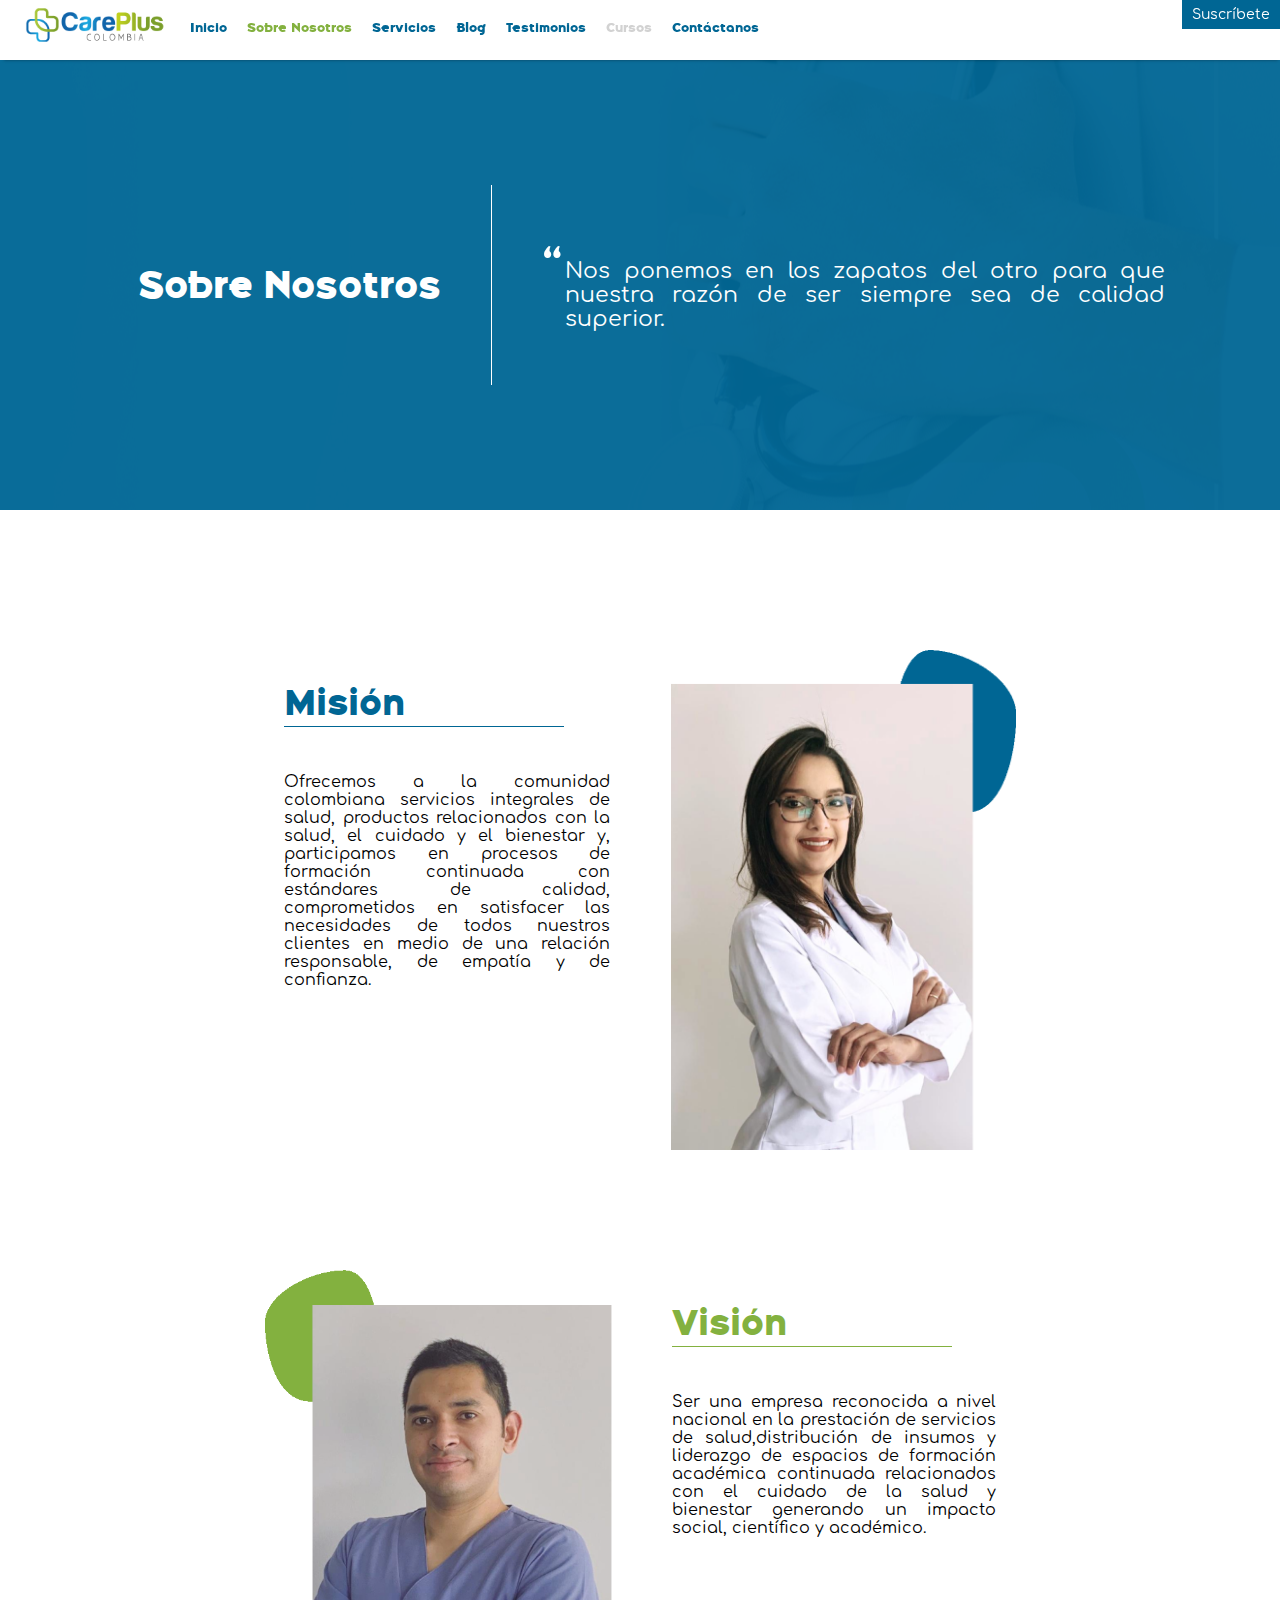
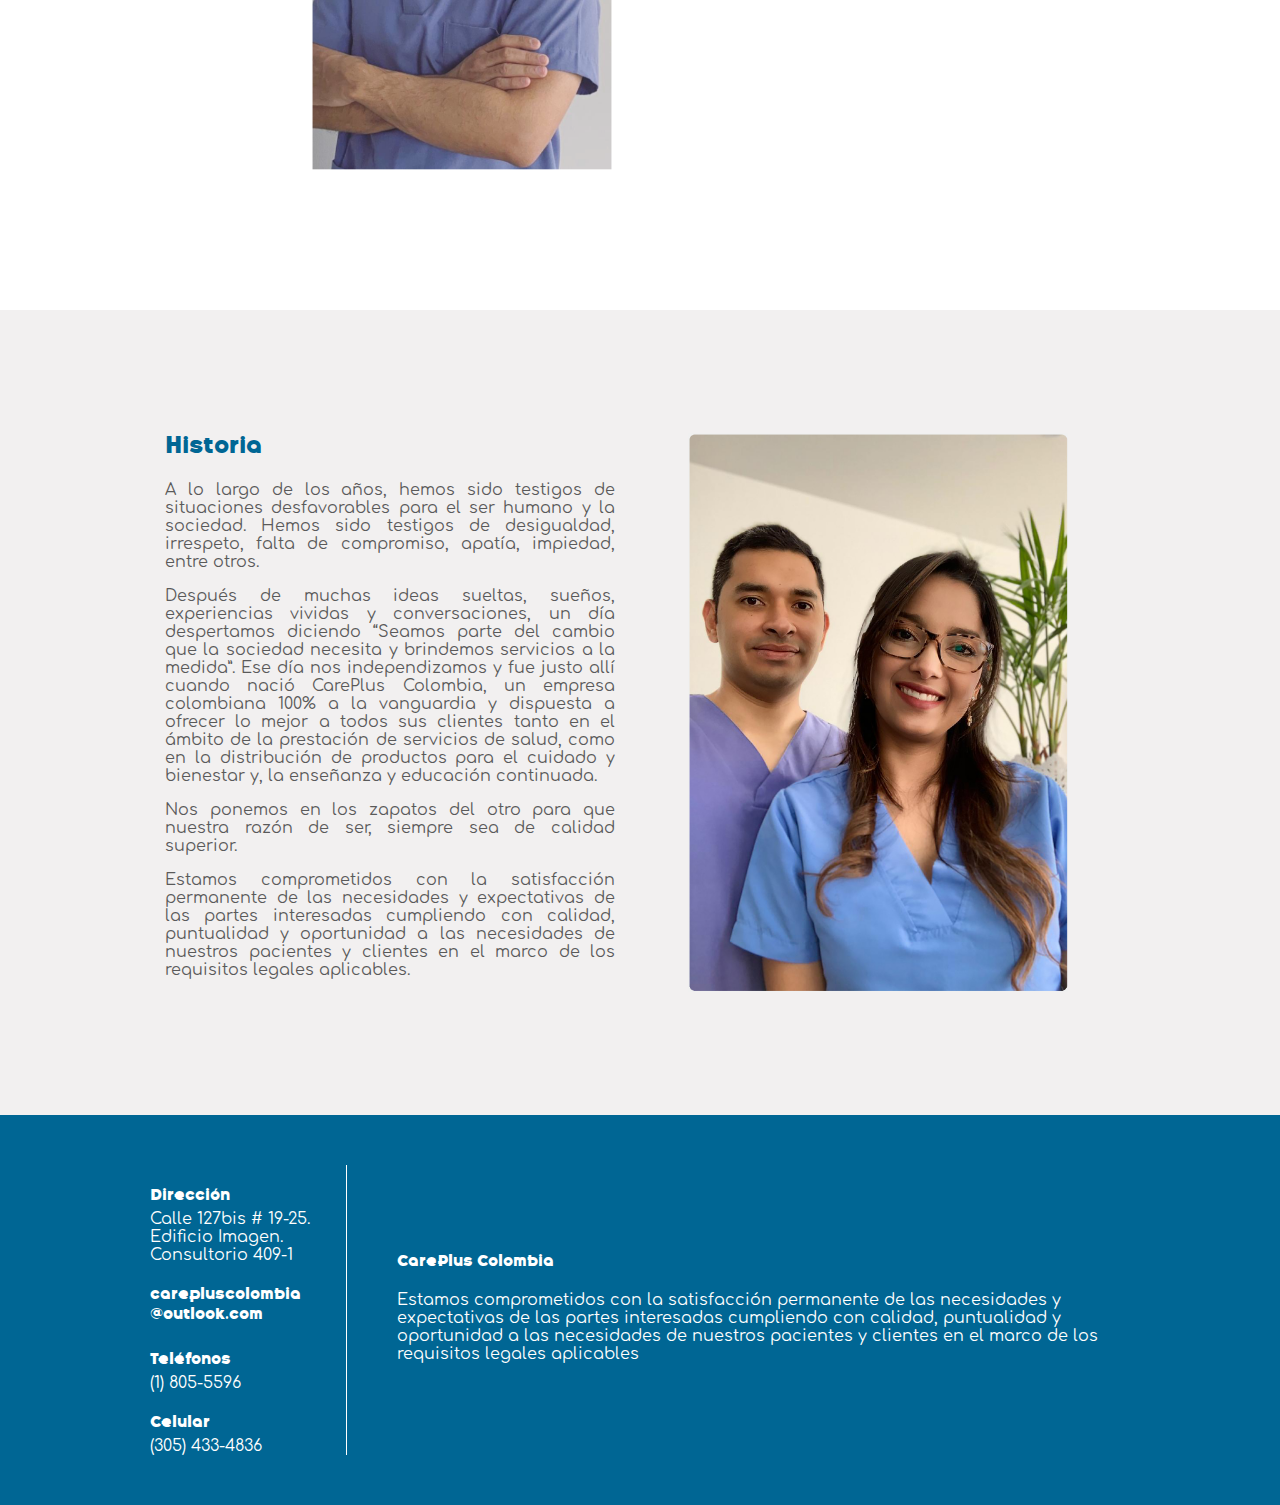
<file: sobre-nosotros/index.html>
<!DOCTYPE html><html lang="en"><head><meta charSet="utf-8"/><meta http-equiv="x-ua-compatible" content="ie=edge"/><meta name="viewport" content="width=device-width, initial-scale=1, shrink-to-fit=no"/><style data-href="/styles.f18fc7799db5ab914b6c.css">@media (max-width:869px){.navigation__links{display:flex;flex-direction:column;align-items:center;justify-content:stretch;height:100%;padding-top:30px}.navigation__link,.navigation__link-disabled{height:55px;display:flex;width:100%;padding-left:40px;flex-direction:center;align-items:center}.navigation__mobile{display:flex;align-items:center;width:100%;height:100%}.navigation__wrap-image{padding-top:10px}.navigation__mobile-logo-wrap,.navigation__wrap-image{display:flex;justify-content:center;align-items:center}.navigation__mobile-logo-wrap{width:100%}.navigation__wrap{position:fixed;top:0;width:100%;height:100%;flex-direction:column;background-color:#fff;align-items:center}.navigation__menu{height:30px;margin-left:15px}.navigation__subscribe{display:flex;padding-right:10px;align-items:center;justify-content:flex-end;height:35px;background-color:#fff;box-shadow:inset 0 11px 9px -17px rgba(0,0,0,.9);-webkit-user-select:none;-ms-user-select:none;user-select:none;border-bottom:1px solid #f2f0f0}.navigation__button:hover,.navigation__subscribe:hover{cursor:pointer}.navigation__logo-wrap{display:flex;justify-content:center;width:100%}.navigation__logo{height:40px;margin-left:-40px}.navigation__close{height:33px}.navigation__close:hover{cursor:pointer}.navigation__close-wrap{padding-left:15px}}@media (min-width:870px){.navigation__wrap{display:flex;align-items:center;justify-content:center}.navigation__logo{margin-left:20px;height:50px}.navigation__links{width:100%;margin-left:5px}.navigation__link,.navigation__link-disabled{padding-right:10px;padding-left:10px}.navigation__subscribe{position:absolute;top:0;right:0;padding:7px 10px;text-align:left;background-color:#006694;color:#fff}.navigation__subscribe:hover{cursor:pointer;background-color:#83b13f}.navigation__close,.navigation__close-wrap,.navigation__mobile{display:none}}.navigation{z-index:4;background-color:#fff;height:60px;width:100%;top:0;box-shadow:1px 3px 3px -3px rgba(0,0,0,.42);position:fixed}.navigation__link{font-size:13px;text-decoration:none;color:#006694;font-family:BelongSans}.navigation__link:hover{color:#83b13f}.navigation__link-disabled{font-size:13px;text-decoration:none;color:#d2d2d2;font-family:BelongSans}.navigation__link-disabled:hover{cursor:not-allowed}.navigation__subscribe{font-family:Comfortaa;font-size:14px}.subscribeNews{position:fixed;display:flex;align-items:center;justify-content:center;height:100vh;width:100vw;z-index:4}.subscribeNews__blackbox{background-color:rgba(0,0,0,.8);height:100%;width:100%;position:absolute}.subscribeNews__close{background-color:#006694;color:#fff;font-family:Comfortaa;font-size:12px;margin-right:5px;margin-top:2px;padding:4px 7px;border:1px solid #fff;border-radius:50%}.subscribeNews__close-wrap{display:flex;justify-content:flex-end;align-items:center;width:100%;height:30px;background-color:#006694;text-align:right}.subscribeNews__close-wrap:hover{cursor:pointer;color:#83b13f}.subscribeNews__wrap{display:flex;position:absolute;flex-direction:column;background-color:#fff;width:100%;height:260px;margin-right:22px;margin-left:22px}@media (min-width:800px){.subscribeNews__wrap{max-width:480px}}@media (max-width:799px){.subscribeNews__wrap{max-width:360px}}.subscribeNews__title{text-align:center;font-size:17px;font-family:BelongSans;margin:0;padding-bottom:25px;color:#fff}@media (min-width:800px){.subscribeNews__title{width:250px}}@media (max-width:799px){.subscribeNews__title{width:200px}}.subscribeNews__title-wrap{display:flex;align-items:center;justify-content:center;width:100%;background-color:#006694}.subscribeNews__form{padding:30px 15px 40px;display:flex;flex-direction:column;align-items:center}.subscribeNews__input-wrap{display:flex;width:100%}@media (max-width:799px){.subscribeNews__input-wrap{flex-direction:column;justify-content:flex-end;align-items:flex-start}}.subscribeNews__label{font-family:BelongSans;margin-right:15px;color:#006694}.subscribeNews__btn{display:flex;justify-content:center;align-items:center;background-color:#006694;color:#fff;font-family:BelongSans;font-size:14px;text-align:center;border-radius:20px;width:120px;height:35px;margin-top:15px}.subscribeNews__btn:hover{cursor:pointer;background-color:#83b13f}.subscribeNews__phone{display:none}.subscribeNews__address{background-color:red}.subscribeNews__input{padding:10px;border-radius:5px;border:1px solid #5a5a5a;width:90%}.subscribeNews__loading{width:100%;text-align:center}.subscribeNews__loading-img{height:160px}.subscribeNews__sucess{display:flex;justify-content:center;align-items:center;height:100%}.subscribeNews__sucess-title{font-family:BelongSans;color:#006694;text-align:center;margin-bottom:0}.subscribeNews__sucess-description{text-align:center;margin-top:5px;margin-bottom:35px;font-family:Comfortaa}.subscribeNews__error-msg{color:red;font-family:Comfortaa;margin-bottom:0;margin-top:9px}@media (min-width:799px){.footer{align-items:center;justify-content:center;background-color:#006694;padding-top:50px;padding-bottom:50px;color:#fff}.footer,.footer__wrap{display:flex;flex-direction:row}.footer__wrap{width:100%;max-width:1000px}.footer__sideinfo{flex-direction:column;padding-right:10px;padding-left:10px;flex:0.20 1}.footer__maininfo,.footer__sideinfo{display:flex;align-items:left;justify-content:center}.footer__maininfo{flex-direction:column;padding-left:50px;border-left:1px solid #fff;flex:0.8 1}.footer__maininfo-title{margin-top:0;margin-bottom:20px;font-family:BelongSans}.footer__maininfo-description{margin-top:0;margin-bottom:5px;font-family:Comfortaa}.footer__info-title{margin-top:20px;margin-bottom:5px;font-family:BelongSans}.footer__info-subtitle{margin-top:0;margin-bottom:0;font-family:Comfortaa}}@media (max-width:800px){.footer{display:flex;border-top-right-radius:50px;border-top:12px solid #83b13f;background-color:#006694;color:#fff}.footer__wrap{display:flex;flex-direction:column-reverse;padding-top:80px;padding-bottom:60px;align-items:center;width:100%}.footer__maininfo{display:flex;padding-left:50px;padding-right:50px;flex-direction:column;align-items:center;justify-content:center}.footer__maininfo-title{margin-top:0;margin-bottom:20px;font-family:BelongSans}.footer__maininfo-description{margin-top:0;margin-bottom:5px;font-family:Comfortaa;text-align:justify}.footer__info{width:200px;display:flex;flex-direction:column;justify-content:center;margin-right:10px}.footer__info-title{font-family:BelongSans;margin-bottom:0}.footer__sideinfo{display:flex;flex-direction:column;margin-top:30px;border-top:1px solid #fff;align-items:flex-start}.footer__info-subtitle{margin-top:0;margin-bottom:2px;font-family:Comfortaa}}.post{display:flex;padding-bottom:65px}@media (max-width:799px){.post{flex-direction:column}}@media (min-width:800px){.post{justify-content:center}}.post__follow-us{display:flex;background:#fff;width:100%}@media (max-width:799px){.post__follow-us{flex-direction:row;position:fixed;top:95px;border-bottom:1px solid #f2f0f0}}@media (min-width:800px){.post__follow-us{flex-direction:column;height:250px;margin-top:90px;padding-left:20px;border-left:1px solid #006694;max-width:200px}}.post__img{max-width:100%}.post__title{font-family:BelongSans;margin-top:0}.post__description{font-family:Comfortaa;text-align:justify}.post__wrap{padding-top:35px;padding-left:20px;max-width:760px}@media (min-width:800px){.post__wrap{padding-right:50px}}@media (max-width:799px){.post__wrap{padding-right:20px}}.post__date{margin-bottom:0;color:#5a5a5a;font-family:Comfortaa}.post__follow-us-social{width:100%;padding-top:4px;padding-bottom:2px}.post__follow-us-social-item{display:flex;justify-content:flex-start;width:100%}@media (min-width:800px){.post__follow-us-social-item{display:flex;flex-direction:column}}@media (max-width:799px){.post__follow-us-social-item{align-items:center}}@media (max-width:799px){.post__follow-us-social-img{height:26px;margin-right:15px}}@media (min-width:800px){.post__follow-us-social-img{margin-right:10px;height:44px}}@media (max-width:799px){.post__follow-us-social-description{display:none}}@media (min-width:800px){.post__follow-us-social-description{font-family:Comfortaa;font-size:16px;color:#5a5a5a}}.post__follow-us-title{display:flex;font-family:BelongSans;color:#006694;margin:0}@media (max-width:799px){.post__follow-us-title{align-items:center;justify-content:center;margin-right:15px;margin-left:10px}}@media (min-width:800px){.post__follow-us-title{font-size:30px;margin-bottom:20px}}.post__follow-us-social-link{text-decoration:none}.post__follow-us-social-link:hover{cursor:pointer}@media (min-width:800px){.post__follow-us-social-link{display:flex;align-items:center;justify-content:flex-start;margin-bottom:15px}}@media (min-width:1201px){.indexBanner{align-items:center}.indexBanner__content-wrap{padding-right:480px;margin-right:30px}.indexBanner__img{position:absolute;height:600px;bottom:90px;right:0}}@media (min-width:960px) and (max-width:1200px){.indexBanner{align-items:left}.indexBanner__img{position:absolute;height:53vw;max-height:780px;bottom:80px;right:0}}@media (max-width:959px){.indexBanner{align-items:center}.indexBanner__img{display:none}}.indexBanner{display:flex;position:relative;padding-top:100px;flex-direction:column}.indexBanner__banner-img-wrap{height:260px;width:100%;background-image:url([data-uri]);background-size:cover;z-index:3}.indexBanner__content-wrap{width:80%;max-width:360px;padding-left:20px}.indexBanner__learn-more-btn{font-family:BelongSans;padding:10px 15px;color:#fff;font-size:13px;border-radius:40px;background-color:#83b13f;text-decoration:none;margin-top:20px}.indexBanner__learn-more-btn:hover{cursor:pointer;background-color:#006694}.indexBanner__info-wrap{margin-bottom:40px}.indexBanner__title{font-family:BelongSans;font-size:20px;color:#006694}.indexBanner__content{font-family:comfortaa;font-size:14px;color:#5a5a5a;text-align:justify}@font-face{font-family:BelongSans;src:url(/static/belongsans-webfont-74f6df6e2274aca5206b9629cac843bb.woff2) format("woff2"),url(/static/belongsans-webfont-5d3ce5990fd2243f62a4d20707dd0caa.woff) format("woff");font-weight:400;font-style:normal}@font-face{font-family:Comfortaa;src:url(/static/Comfortaa-VariableFontwght-58a1cf021749366f5592a5774e4ed598.woff2) format("woff2");font-weight:400;font-style:normal}@media (min-width:700px){.IndexServices{padding-top:50px}.IndexServices__service-wrap{padding-top:80px;padding-bottom:80px}.IndexServices__service-wrap-regular{flex-direction:row}.IndexServices__service-wrap-reverse{flex-direction:row-reverse}.IndexServices__service-border-blue{border-left:4px solid #006694;margin-left:10px}.IndexServices__service-border-green{border-right:4px solid #83b13f;margin-right:10px}.IndexServices__service-img{width:100%;max-width:480px}.IndexServices__service-description{margin-bottom:20px}}@media (max-width:699px){.IndexServices__service-wrap{display:flex;flex-direction:column;padding-top:50px;padding-bottom:50px}.IndexServices__service-img{width:100%}.IndexServices__service-content{align-items:center}.IndexServices__service-description{margin-bottom:50px}}.IndexServices{background-color:#f2f0f0;padding-bottom:50px}.IndexServices__service-wrap{display:flex;align-items:center;width:100%;justify-content:center}.IndexServices__service-title{font-family:BelongSans;color:#006694;padding-left:15px;padding-right:15px}.IndexServices__service-title-green{font-family:BelongSans;color:#83b13f;padding-left:15px;padding-right:15px}.IndexServices__service-content{display:flex;flex-direction:column;color:#5a5a5a;height:200px;width:400px}.IndexServices__service-description{font-family:Comfortaa;font-size:13px;padding-right:15px;padding-left:15px;text-align:justify}.IndexServices__btn{color:#fff;text-decoration:none;border-radius:10px;text-align:center;padding:10px;font-family:Comfortaa;font-size:13px;margin-left:15px}@media (max-width:799px){.IndexServices__btn{padding-left:30px;padding-right:30px}}.IndexServices__btn-blue{background-color:#006694;max-width:250px}.IndexServices__btn-blue:hover{background-color:#83b13f;cursor:pointer}.IndexServices__btn-blue-sm{background-color:#006694;max-width:100px}.IndexServices__btn-blue-sm:hover{background-color:#83b13f;cursor:pointer}.IndexServices__btn-green{background-color:#83b13f;max-width:150px}.IndexServices__btn-green:hover{background-color:#006694;cursor:pointer}@media (max-width:869px){.contactus{padding-top:100px;padding-bottom:100px}.contactus__wrap{width:100%;display:flex;flex-direction:column;align-items:center;justify-content:center}.contactus__form{width:350px;display:flex;align-items:center}.contactus__textarea{width:343px}}@media (min-width:870px){.contactus{height:700px;margin-top:200px;background:url(/static/BG-8bcdbea14b600ff74a7d45eb178466a0.png);background-size:100% 100%}.contactus .input{width:102%}.contactus__wrap{text-align:center;margin-top:-250px}.contactus__form{align-items:center;width:400px}.contactus__textarea{width:100%}}.contactus{width:100%;display:flex;align-items:center;justify-content:center}.contactus__img{width:100%}.contactus__title{font-family:BelongSans;color:#006694;font-size:30px;margin-bottom:40px}.contactus__label{color:#006694;width:100%;margin-bottom:2px;text-align:left;margin-top:10px;font-family:Comfortaa}.contactus__form{display:flex;flex-direction:column}.contactus__input{width:100%;padding:6px}.contactus__input,.contactus__textarea{margin-bottom:10px;border-radius:5px;border:1px solid #5a5a5a}.contactus__textarea{padding:10px;height:90px}.contactus__btn{width:128px;padding:10px;background-color:#006694;color:#fff;border:0 solid;border-radius:25px;font-size:14px;font-family:BelongSans;margin-top:10px}.contactus__btn:hover{cursor:pointer;background-color:#83b13f}.contactus__phone{display:none}@media (min-width:800px){.contactus__loading{margin-top:-200px}}@media (max-width:799px){.contactus__loading{padding-bottom:60px}}.contactus__sucess{width:100%;display:flex;justify-items:center;align-items:center;padding-left:30px;padding-right:30px;height:50vh}.contactus__sucess-wrap{text-align:center;width:100%}@media (min-width:800px){.contactus__sucess-wrap{margin-top:-200px}}.contactus__sucess-title{font-family:BelongSans;color:#006694;margin-top:0}.contactus__sucess-description{text-align:center;font-family:Comfortaa;margin-top:0;color:#5a5a5a}.contactus__error-msg{color:red;margin:0;font-family:Comfortaa}.services{display:flex;align-items:center;justify-content:center;flex-direction:column}.services__item-logo{height:35px;width:35px}.services__item{display:flex;width:100%;padding-bottom:100px}@media (min-width:800px){.services__item{padding-top:100px;flex-direction:row;max-width:800px}}@media (max-width:799px){.services__item{padding-top:60px;flex-direction:column;text-align:center;align-items:center;justify-content:center;padding-left:30px;padding-right:30px}}.services__item-content-wrap{display:flex;flex-direction:column}@media (min-width:800px){.services__item-content-wrap{padding-left:20px}}@media (max-width:799px){.services__item-content-wrap{align-items:center}}@media (min-width:800px){.services__item-logo-wrap{display:flex;flex-direction:column;align-items:center;justify-content:flex-start;height:100%}}.services__item-btn{display:flex;flex-direction:column;justify-content:center;align-items:center;font-family:Comfortaa;height:40px;width:130px;border-radius:20px;color:#fff;margin-top:40px;text-decoration:none;box-shadow:-1px 5px 2px -1px rgba(0,0,0,.17)}.services__item-btn:hover{cursor:pointer}.services__item-title{font-family:BelongSans;margin-top:0}.services__item-description{font-family:Comfortaa;text-align:justify}.services__item-green{background-color:#f2f0f0}@media (min-width:800px){.services__item-green{border-left:40px solid #83b13f}}.services__item-wrap{display:flex;align-items:center;justify-content:center;width:100%}@media (min-width:800px){.services__item-blue{border-left:40px solid #006694}}.services__item-btn-blue{background-color:#006694}.services__item-btn-blue:hover,.services__item-btn-green{background-color:#83b13f}.services__item-btn-green:hover{background-color:#006694}@media (min-width:799px){.quoteBanner{display:flex;color:#fff;flex-direction:row;align-items:center;justify-content:center;height:450px;background-image:url(/static/BG-e919f0a99e781b5d81e42af0d1c748b9.png);background-color:#166e96;background-repeat:no-repeat;background-position:100%}.quoteBanner__title{font-family:BelongSans;font-size:38px;padding-right:50px;padding-left:40px}.quoteBanner__quote{font-family:BelongSans;margin:0;font-size:50px;transform:rotate(180deg);-ms-transform:rotate(180deg);-moz-transform:rotate(180deg);-webkit-transform:rotate(180deg);text-align:right;height:30px}.quoteBanner__content{height:200px;display:flex;flex-direction:column;justify-content:center;max-width:600px;padding-left:50px;padding-right:40px;border-left:1px solid #fff}.quoteBanner__description{margin:-10px 0 0 23px;font-family:Comfortaa;font-size:22px;width:100%;max-width:600px;text-align:justify}}@media (max-width:800px){.quoteBanner{display:flex;background-image:url([data-uri]);height:450px;background-size:100% 100%;background-repeat:no-repeat;color:#fff;flex-direction:column;align-items:center;padding-top:130px}.quoteBanner__title{font-family:BelongSans;font-size:35px;padding-right:50px;padding-left:40px}.quoteBanner__quote{font-family:BelongSans;margin:0;font-size:50px;text-align:right;height:15px;transform:rotate(180deg);-ms-transform:rotate(180deg);-moz-transform:rotate(180deg);-webkit-transform:rotate(180deg)}.quoteBanner__content{height:200px;display:flex;flex-direction:column;justify-content:center;max-width:600px;margin-top:50px;padding-left:10px;padding-right:10px;font-size:22px}.quoteBanner__line{background-color:#fff;height:1px;width:100px}.quoteBanner__description{margin:0 0 0 23px;font-family:Comfortaa;font-size:24px;width:100%;max-width:350px;text-align:justify}}@media (min-width:800px){.missionVision{display:flex;flex-direction:column;padding-top:140px;padding-bottom:140px}.missionVision__mission,.missionVision__vision{display:flex;justify-content:center;width:100%}.missionVision__vision{margin-top:120px;flex-direction:row-reverse}.missionVision__content-wrap{display:flex;flex-direction:column;padding-left:40px;padding-right:40px;max-width:400px;text-align:justify;flex:0.4 1}.missionVision__img{max-height:500px;margin-left:21px;margin-right:20px}.missionVision__title{font-family:BelongSans;font-size:36px;width:280px}.missionVision__border-blue{border-bottom:1px solid #006694}.missionVision__border-green{border-bottom:1px solid #83b13f}.missionVision__description{font-family:Comfortaa}}@media (max-width:799px){.missionVision{display:flex;width:100%;flex-direction:column;justify-content:center;align-items:center;padding-top:100px;padding-bottom:100px}.missionVision__mission{margin-bottom:90px}.missionVision__img{display:none}.missionVision__title{font-family:BelongSans;font-size:36px;width:100px}.missionVision__border-blue{border-bottom:1px solid #006694}.missionVision__border-green{border-bottom:1px solid #83b13f}.missionVision__description{font-family:Comfortaa;text-align:justify}.missionVision__content-wrap{max-width:450px;padding-right:40px;padding-left:40px}}.history{display:flex;background-color:#f2f0f0;padding-bottom:120px;align-items:center;justify-content:center;padding-left:50px;padding-right:50px}@media (max-width:800px){.history{padding-top:80px}}@media (min-width:799px){.history{padding-top:120px}}.history__wrap{display:flex;flex-direction:row;max-width:1000px}@media (min-width:800px){.history__wrap{flex-direction:row}}@media (max-width:799px){.history__wrap{flex-direction:column-reverse}}.history__content-wrap{display:flex;align-items:flex-start;flex-direction:column;flex:0.5 1}.history__title{margin-top:0}.history__img-wrap{display:flex;align-items:center;justify-content:center}@media (min-width:800px){.history__img-wrap{flex:0.5 1}}@media (max-width:799px){.history__img-wrap{flex:1 1}}.history__img{max-width:500px}@media (min-width:800px){.history__img{width:80%}}@media (max-width:799px){.history__img{width:100%;margin-bottom:60px}}.history__description{margin-top:0;text-align:justify;color:#5a5a5a;font-family:Comfortaa}@media (min-width:800px){.history__description{max-width:450px}}@media (max-width:799px){.history__description{width:100%}}.history__title{font-family:BelongSans}.quote-testimonial{display:flex;flex-direction:column;align-items:center;justify-content:center;padding-left:50px;padding-right:50px}@media (min-width:800px){.quote-testimonial{padding-top:100px}}@media (max-width:799px){.quote-testimonial{padding-top:30px}}.quote-testimonial__content{display:flex;flex-direction:column;max-width:600px}.quote-testimonial__title{font-family:BelongSans;color:#006694;margin-bottom:40px;text-align:center}.quote-testimonial__btn-wrap{display:flex;justify-content:center;align-items:center;max-width:600px;width:100%}.quote-testimonial__quote{font-size:70px;font-family:BelongSans}.quote-testimonial__rquote{margin:-10px;display:flex;color:#006694;text-align:right;align-items:flex-end;justify-content:flex-end}.quote-testimonial__description{margin:0;font-family:Comfortaa;text-align:center}@media (min-width:800px){.quote-testimonial__description{height:70px}}@media (max-width:799px){.quote-testimonial__description{height:150px}}.quote-testimonial__lquote{color:#83b13f;margin-bottom:-30px;margin-top:0}.quote-testimonial__btn{display:flex;justify-content:center;align-items:center;height:30px;width:30px;color:#fff;border-radius:50%;font-family:Comfortaa;border:0}.quote-testimonial__btn:hover{cursor:pointer}.quote-testimonial__lbtn{background-color:#006694}.quote-testimonial__lbtn:hover,.quote-testimonial__rbtn{background-color:#83b13f}.quote-testimonial__rbtn:hover{background-color:#006694}.quote-testimonial__user{max-width:560px;width:100%;text-align:center;flex:1 1;font-family:Coomforta;color:#5a5a5a}.quote-testimonial__bottom-img{margin-top:100px;width:100vw}@media (max-width:870px){body{margin:93px 0 0}}@media (min-width:869px){body{margin:60px 0 0}}@keyframes fade{0%{opacity:1}50%{opacity:0}to{opacity:1}}.fadeIn,.fadeOut{animation:fade .25s forwards}.fadeOut{animation-direction:reverse}.none{display:none}.green{color:#83b13f}.blue{color:#006694}.hide{display:none}.share-experience{display:flex;flex-direction:column;align-items:center;height:750px;justify-content:center;background-color:#006694;color:#fff;padding-left:50px;padding-right:50px}@media (min-width:800px){.share-experience{border-bottom:2px solid #fff}}@media (max-width:799px){.share-experience{border-bottom:10px solid #fff}}.share-experience__title{font-family:BelongSans;width:180px;text-align:center}.share-experience__form{display:flex;flex-direction:column;align-items:center;width:100%;max-width:400px;max-height:400px;margin-top:30px}.share-experience__btn{width:100px;font-family:BelongSans;text-align:center;color:#fff;border:0;padding:10px;border-radius:25px;background-color:#83b13f}.share-experience__btn:hover{cursor:pointer;background-color:#fff;color:#83b13f}.share-experience__input{margin-bottom:30px;width:100%;border-radius:5px;padding:8px;border:1px solid #5a5a5a}.share-experience__text{width:100%;text-align:left;font-family:Comfortaa;margin-bottom:8px}.share-experience__comment{width:100%;height:200px;padding:8px;border:1px solid #5a5a5a;border-radius:10px;margin-bottom:40px}.share-experience__address,.share-experience__phone{display:none}.share-experience__loading,.share-experience__sucess{display:flex;justify-content:center;align-items:center;height:100%;max-height:400px}.share-experience__sucess-title{text-align:center;font-size:26px;margin:0;font-family:BelongSans}.share-experience__sucess-description{text-align:center;margin:8px 0 0;font-family:Comfortaa}.share-experience__error-msg{color:#ffe86c;margin-top:-17px;margin-bottom:28px;font-family:BelongSans}</style><meta name="generator" content="Gatsby 2.24.9"/><title data-react-helmet="true">Sobre Nosotros | Careplus</title><meta data-react-helmet="true" name="description" content="Profesionales en Pediatría,
                  ofrecemos perforación de orejas para bebes,
                  consulta domiciliaria,cursos online y venta de productos para
                  la salud."/><meta data-react-helmet="true" property="og:title" content="Sobre Nosotros"/><meta data-react-helmet="true" property="og:description" content="Profesionales en Pediatría,
                  ofrecemos perforación de orejas para bebes,
                  consulta domiciliaria,cursos online y venta de productos para
                  la salud."/><meta data-react-helmet="true" property="og:type" content="website"/><meta data-react-helmet="true" name="twitter:card" content="summary"/><meta data-react-helmet="true" name="twitter:creator" content="Kevin Amaya Osorio"/><meta data-react-helmet="true" name="twitter:title" content="Sobre Nosotros"/><meta data-react-helmet="true" name="twitter:description" content="Profesionales en Pediatría,
                  ofrecemos perforación de orejas para bebes,
                  consulta domiciliaria,cursos online y venta de productos para
                  la salud."/><link rel="icon" href="/favicon-32x32.png?v=52df5b80150909f98aaefa2b32dadf46"/><link rel="manifest" href="/manifest.webmanifest"/><meta name="theme-color" content="#663399"/><link rel="apple-touch-icon" sizes="48x48" href="/icons/icon-48x48.png?v=52df5b80150909f98aaefa2b32dadf46"/><link rel="apple-touch-icon" sizes="72x72" href="/icons/icon-72x72.png?v=52df5b80150909f98aaefa2b32dadf46"/><link rel="apple-touch-icon" sizes="96x96" href="/icons/icon-96x96.png?v=52df5b80150909f98aaefa2b32dadf46"/><link rel="apple-touch-icon" sizes="144x144" href="/icons/icon-144x144.png?v=52df5b80150909f98aaefa2b32dadf46"/><link rel="apple-touch-icon" sizes="192x192" href="/icons/icon-192x192.png?v=52df5b80150909f98aaefa2b32dadf46"/><link rel="apple-touch-icon" sizes="256x256" href="/icons/icon-256x256.png?v=52df5b80150909f98aaefa2b32dadf46"/><link rel="apple-touch-icon" sizes="384x384" href="/icons/icon-384x384.png?v=52df5b80150909f98aaefa2b32dadf46"/><link rel="apple-touch-icon" sizes="512x512" href="/icons/icon-512x512.png?v=52df5b80150909f98aaefa2b32dadf46"/><link as="script" rel="preload" href="/webpack-runtime-8fcbe5e6a3b3ab9cd103.js"/><link as="script" rel="preload" href="/framework-376edee25eb5f5cd8260.js"/><link as="script" rel="preload" href="/app-adea561c372b743853d6.js"/><link as="script" rel="preload" href="/styles-c2fe8482057191dca484.js"/><link as="script" rel="preload" href="/commons-87170bd45d805b8951e2.js"/><link as="script" rel="preload" href="/component---src-pages-sobre-nosotros-js-531eed92744402eaefcb.js"/><link as="fetch" rel="preload" href="/page-data/sobre-nosotros/page-data.json" crossorigin="anonymous"/><link as="fetch" rel="preload" href="/static/d/3649515864.json" crossorigin="anonymous"/><link as="fetch" rel="preload" href="/static/d/63159454.json" crossorigin="anonymous"/><link as="fetch" rel="preload" href="/page-data/app-data.json" crossorigin="anonymous"/></head><body><div id="___gatsby"><div style="outline:none" tabindex="-1" id="gatsby-focus-wrapper"><header><div></div></header><div><nav class="navigation"><div class="hide"><div class="subscribeNews__blackbox"></div><div class="subscribeNews__wrap"><div class="subscribeNews__close-wrap"><a class="subscribeNews__close">X</a></div><div class="subscribeNews__title-wrap"><h1 class="subscribeNews__title">Suscríbete a nuestras noticias</h1></div><div class="hide"><div class="subscribeNews__sucess-wrap"><div class="subscribeNews__sucess-content"><h1 class="subscribeNews__sucess-title">¡Gracias por suscribirte!</h1><p class="subscribeNews__sucess-description">Te informaremos acerca de nuestras ofertas prontamente</p></div></div></div><div class="hide"><div class="subscribeNews__loading-wrap"><img class="subscribeNews__loading-img" src="/static/loading-2d583912df44302f95c821241f818743.gif" alt="loading icon"/></div></div><div class=""><form class="subscribeNews__form"><div class="subscribeNews__input-wrap"><label class="subscribeNews__label">Correo</label><input type="email" required="" class="subscribeNews__input" name="email" value=""/><label class="subscribeNews__phone">Teléfono</label><input class="subscribeNews__input subscribeNews__phone" name="phone"/><label class="hide">Dirección</label><input value="Deja este espacio en blanco" class="hide" name="address"/></div><p class="hide"></p><button type="button" class="subscribeNews__btn">Enviar</button></form></div></div></div><div class="navigation__mobile"><a class="navigation__button"><img src="[data-uri]" class="navigation__menu"/></a><div class="navigation__mobile-logo-wrap"><img src="[data-uri]" class="navigation__logo"/> </div></div><div class="none"><div class="navigation__wrap-image"><a class="navigation__close-wrap"><img src="[data-uri]" class="navigation__close"/></a><div class="navigation__logo-wrap"><img src="[data-uri]" class="navigation__logo"/></div></div><div class="navigation__links"><a class="navigation__link" href="/">Inicio</a><a aria-current="page" class="navigation__link green" href="/sobre-nosotros/">Sobre Nosotros</a><a class="navigation__link" href="/servicios/">Servicios</a><a class="navigation__link" href="/blog/">Blog</a><a class="navigation__link" href="/testimonios/">Testimonios</a><a class="navigation__link-disabled">Cursos</a><a class="navigation__link" href="/contactanos/">Contáctanos</a></div></div><a class="navigation__subscribe">Suscríbete</a></nav><main><div class="quoteBanner"><div class="quoteBanner__title">Sobre Nosotros</div><div class="quoteBanner__line"></div><div class="quoteBanner__content"><p class="quoteBanner__quote">&quot;</p><p class="quoteBanner__description">Nos ponemos en los zapatos del otro para que nuestra razón de ser siempre sea de calidad superior.</p></div></div><div class="missionVision"><div class="missionVision__mission"><div class="missionVision__content-wrap"><h2 class="missionVision__title blue missionVision__border-blue">Misión</h2><p class="missionVision__description">Ofrecemos a la comunidad colombiana servicios integrales de salud, productos relacionados con la salud, el cuidado y el bienestar y, participamos en procesos de formación continuada con estándares de calidad, comprometidos en satisfacer las necesidades de todos nuestros clientes en medio de una relación responsable, de empatía y de confianza.</p></div><img src="/static/missionBG-2be5df2a19651f28a615cc208aafb57c.png" class="missionVision__img"/></div><div class="missionVision__vision"><div class="missionVision__content-wrap"><h2 class="missionVision__title green missionVision__border-green">Visión</h2><p class="missionVision__description">Ser una empresa reconocida a nivel nacional en la prestación de servicios de salud,distribución de insumos y liderazgo de espacios de formación académica continuada relacionados con el cuidado de la salud y bienestar generando un impacto social, científico y académico.</p></div><img src="/static/visionBG-5bef32a6e2034aed6f2d95fa20b4ad7e.png" class="missionVision__img"/></div></div><div class="history"><div class="history__wrap"><div class="history__content-wrap"><h2 class="history__title blue">Historia</h2><p class="history__description">A lo largo de los años, hemos sido testigos de situaciones desfavorables para el ser humano y la sociedad. Hemos sido testigos de desigualdad, irrespeto, falta de compromiso, apatía, impiedad, entre otros.</p><p class="history__description">Después de muchas ideas sueltas, sueños, experiencias vividas y conversaciones, un día despertamos diciendo “Seamos parte del cambio que la sociedad necesita y brindemos servicios a la medida”. Ese día nos independizamos y fue justo allí cuando nació CarePlus Colombia, un empresa colombiana 100% a la vanguardia y dispuesta a ofrecer lo mejor a todos sus clientes tanto en el ámbito de la prestación de servicios de salud, como en la distribución de productos para el cuidado y bienestar y, la enseñanza y educación continuada.</p><p class="history__description">Nos ponemos en los zapatos del otro para que nuestra razón de ser, siempre sea de calidad superior.</p><p class="history__description">Estamos comprometidos con la satisfacción permanente de las necesidades y expectativas de las partes interesadas cumpliendo con calidad, puntualidad y oportunidad a las necesidades de nuestros pacientes y clientes en el marco de los requisitos legales aplicables.</p></div><div class="history__img-wrap"><img src="/static/history-826899701811e390701204254559f18e.png" class="history__img"/></div></div></div></main><div class="footer"><div class="footer__wrap"><div class="footer__sideinfo"><div class="footer__info"><p class="footer__info-title">Dirección</p><p class="footer__info-subtitle">Calle 127bis # 19-25. Edificio Imagen.</p><p class="footer__info-subtitle">Consultorio 409-1</p></div><div class="footer__info"><p class="footer__info-title">carepluscolombia<br/>@outlook.com</p></div><div class="footer__info"><p class="footer__info-title">Teléfonos</p><p class="footer__info-subtitle">(1) 805-5596</p><p class="footer__info-title">Celular</p><p class="footer__info-subtitle">(305) 433-4836</p></div></div><div class="footer__maininfo"><p class="footer__maininfo-title">CarePlus Colombia</p><p class="footer__maininfo-description">Estamos comprometidos con la satisfacción permanente de las necesidades y expectativas de las partes interesadas cumpliendo con calidad, puntualidad y oportunidad a las necesidades de nuestros pacientes y clientes en el marco de los requisitos legales aplicables</p></div></div></div></div></div><div id="gatsby-announcer" style="position:absolute;top:0;width:1px;height:1px;padding:0;overflow:hidden;clip:rect(0, 0, 0, 0);white-space:nowrap;border:0" aria-live="assertive" aria-atomic="true"></div></div><script id="gatsby-script-loader">/*<![CDATA[*/window.pagePath="/sobre-nosotros/";/*]]>*/</script><script id="gatsby-chunk-mapping">/*<![CDATA[*/window.___chunkMapping={"polyfill":["/polyfill-1f7e10370b9393646203.js"],"app":["/app-adea561c372b743853d6.js"],"component---src-pages-404-js":["/component---src-pages-404-js-f4df3fb94b5c3d498458.js"],"component---src-pages-blog-js":["/component---src-pages-blog-js-75347679a81f9f2fa715.js"],"component---src-pages-contactanos-js":["/component---src-pages-contactanos-js-8886918fb297ae75d86a.js"],"component---src-pages-index-js":["/component---src-pages-index-js-fda6f0398755e32ac48b.js"],"component---src-pages-servicios-js":["/component---src-pages-servicios-js-67e89516d923c01352cf.js"],"component---src-pages-sobre-nosotros-js":["/component---src-pages-sobre-nosotros-js-531eed92744402eaefcb.js"],"component---src-pages-testimonios-js":["/component---src-pages-testimonios-js-21c6d8a92aa4909f0b4c.js"],"component---src-pages-using-typescript-tsx":["/component---src-pages-using-typescript-tsx-650fa5c1cc6e90d2eec6.js"]};/*]]>*/</script><script src="/polyfill-1f7e10370b9393646203.js" nomodule=""></script><script src="/component---src-pages-sobre-nosotros-js-531eed92744402eaefcb.js" async=""></script><script src="/commons-87170bd45d805b8951e2.js" async=""></script><script src="/styles-c2fe8482057191dca484.js" async=""></script><script src="/app-adea561c372b743853d6.js" async=""></script><script src="/framework-376edee25eb5f5cd8260.js" async=""></script><script src="/webpack-runtime-8fcbe5e6a3b3ab9cd103.js" async=""></script></body></html>
</file>
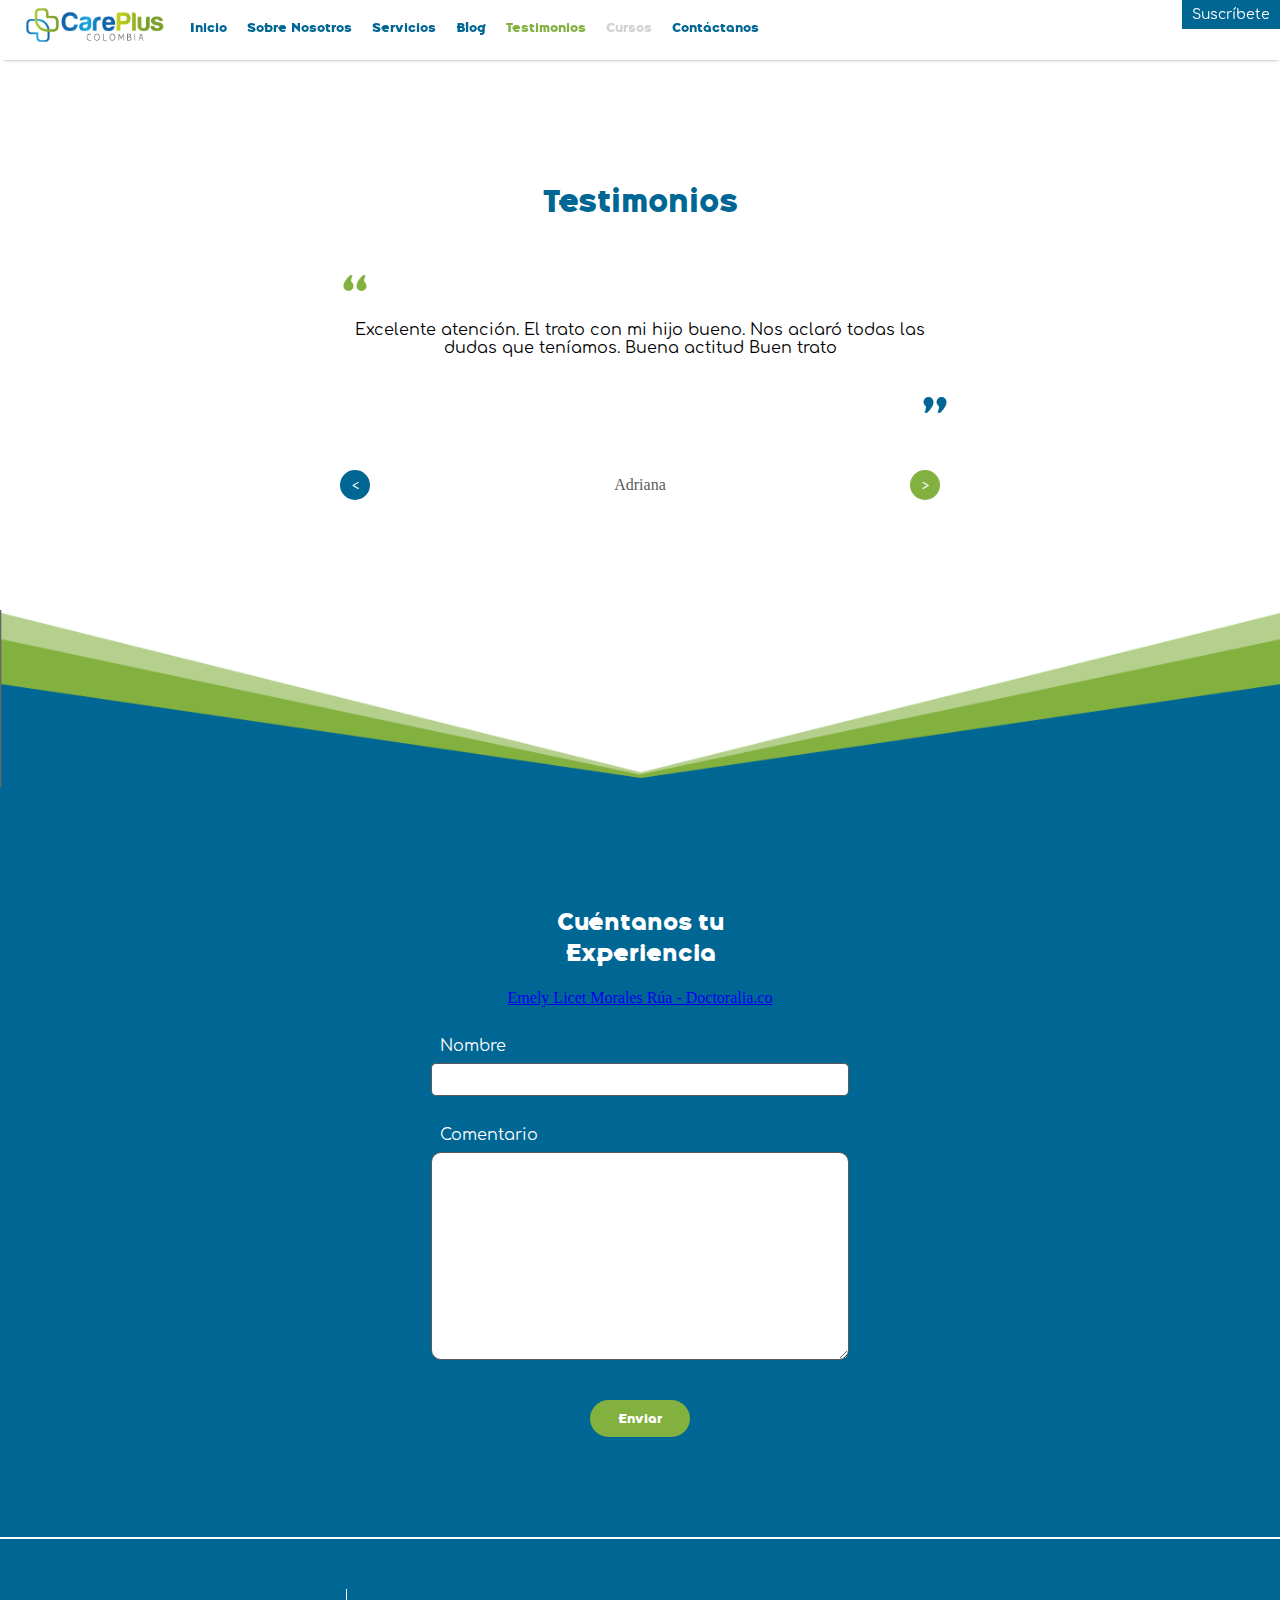
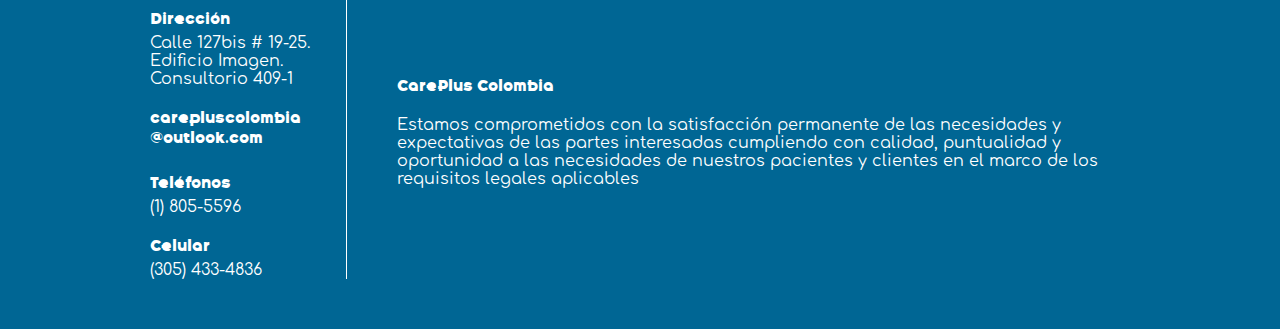
<file: testimonios/index.html>
<!DOCTYPE html><html lang="en"><head><meta charSet="utf-8"/><meta http-equiv="x-ua-compatible" content="ie=edge"/><meta name="viewport" content="width=device-width, initial-scale=1, shrink-to-fit=no"/><style data-href="/styles.f18fc7799db5ab914b6c.css">@media (max-width:869px){.navigation__links{display:flex;flex-direction:column;align-items:center;justify-content:stretch;height:100%;padding-top:30px}.navigation__link,.navigation__link-disabled{height:55px;display:flex;width:100%;padding-left:40px;flex-direction:center;align-items:center}.navigation__mobile{display:flex;align-items:center;width:100%;height:100%}.navigation__wrap-image{padding-top:10px}.navigation__mobile-logo-wrap,.navigation__wrap-image{display:flex;justify-content:center;align-items:center}.navigation__mobile-logo-wrap{width:100%}.navigation__wrap{position:fixed;top:0;width:100%;height:100%;flex-direction:column;background-color:#fff;align-items:center}.navigation__menu{height:30px;margin-left:15px}.navigation__subscribe{display:flex;padding-right:10px;align-items:center;justify-content:flex-end;height:35px;background-color:#fff;box-shadow:inset 0 11px 9px -17px rgba(0,0,0,.9);-webkit-user-select:none;-ms-user-select:none;user-select:none;border-bottom:1px solid #f2f0f0}.navigation__button:hover,.navigation__subscribe:hover{cursor:pointer}.navigation__logo-wrap{display:flex;justify-content:center;width:100%}.navigation__logo{height:40px;margin-left:-40px}.navigation__close{height:33px}.navigation__close:hover{cursor:pointer}.navigation__close-wrap{padding-left:15px}}@media (min-width:870px){.navigation__wrap{display:flex;align-items:center;justify-content:center}.navigation__logo{margin-left:20px;height:50px}.navigation__links{width:100%;margin-left:5px}.navigation__link,.navigation__link-disabled{padding-right:10px;padding-left:10px}.navigation__subscribe{position:absolute;top:0;right:0;padding:7px 10px;text-align:left;background-color:#006694;color:#fff}.navigation__subscribe:hover{cursor:pointer;background-color:#83b13f}.navigation__close,.navigation__close-wrap,.navigation__mobile{display:none}}.navigation{z-index:4;background-color:#fff;height:60px;width:100%;top:0;box-shadow:1px 3px 3px -3px rgba(0,0,0,.42);position:fixed}.navigation__link{font-size:13px;text-decoration:none;color:#006694;font-family:BelongSans}.navigation__link:hover{color:#83b13f}.navigation__link-disabled{font-size:13px;text-decoration:none;color:#d2d2d2;font-family:BelongSans}.navigation__link-disabled:hover{cursor:not-allowed}.navigation__subscribe{font-family:Comfortaa;font-size:14px}.subscribeNews{position:fixed;display:flex;align-items:center;justify-content:center;height:100vh;width:100vw;z-index:4}.subscribeNews__blackbox{background-color:rgba(0,0,0,.8);height:100%;width:100%;position:absolute}.subscribeNews__close{background-color:#006694;color:#fff;font-family:Comfortaa;font-size:12px;margin-right:5px;margin-top:2px;padding:4px 7px;border:1px solid #fff;border-radius:50%}.subscribeNews__close-wrap{display:flex;justify-content:flex-end;align-items:center;width:100%;height:30px;background-color:#006694;text-align:right}.subscribeNews__close-wrap:hover{cursor:pointer;color:#83b13f}.subscribeNews__wrap{display:flex;position:absolute;flex-direction:column;background-color:#fff;width:100%;height:260px;margin-right:22px;margin-left:22px}@media (min-width:800px){.subscribeNews__wrap{max-width:480px}}@media (max-width:799px){.subscribeNews__wrap{max-width:360px}}.subscribeNews__title{text-align:center;font-size:17px;font-family:BelongSans;margin:0;padding-bottom:25px;color:#fff}@media (min-width:800px){.subscribeNews__title{width:250px}}@media (max-width:799px){.subscribeNews__title{width:200px}}.subscribeNews__title-wrap{display:flex;align-items:center;justify-content:center;width:100%;background-color:#006694}.subscribeNews__form{padding:30px 15px 40px;display:flex;flex-direction:column;align-items:center}.subscribeNews__input-wrap{display:flex;width:100%}@media (max-width:799px){.subscribeNews__input-wrap{flex-direction:column;justify-content:flex-end;align-items:flex-start}}.subscribeNews__label{font-family:BelongSans;margin-right:15px;color:#006694}.subscribeNews__btn{display:flex;justify-content:center;align-items:center;background-color:#006694;color:#fff;font-family:BelongSans;font-size:14px;text-align:center;border-radius:20px;width:120px;height:35px;margin-top:15px}.subscribeNews__btn:hover{cursor:pointer;background-color:#83b13f}.subscribeNews__phone{display:none}.subscribeNews__address{background-color:red}.subscribeNews__input{padding:10px;border-radius:5px;border:1px solid #5a5a5a;width:90%}.subscribeNews__loading{width:100%;text-align:center}.subscribeNews__loading-img{height:160px}.subscribeNews__sucess{display:flex;justify-content:center;align-items:center;height:100%}.subscribeNews__sucess-title{font-family:BelongSans;color:#006694;text-align:center;margin-bottom:0}.subscribeNews__sucess-description{text-align:center;margin-top:5px;margin-bottom:35px;font-family:Comfortaa}.subscribeNews__error-msg{color:red;font-family:Comfortaa;margin-bottom:0;margin-top:9px}@media (min-width:799px){.footer{align-items:center;justify-content:center;background-color:#006694;padding-top:50px;padding-bottom:50px;color:#fff}.footer,.footer__wrap{display:flex;flex-direction:row}.footer__wrap{width:100%;max-width:1000px}.footer__sideinfo{flex-direction:column;padding-right:10px;padding-left:10px;flex:0.20 1}.footer__maininfo,.footer__sideinfo{display:flex;align-items:left;justify-content:center}.footer__maininfo{flex-direction:column;padding-left:50px;border-left:1px solid #fff;flex:0.8 1}.footer__maininfo-title{margin-top:0;margin-bottom:20px;font-family:BelongSans}.footer__maininfo-description{margin-top:0;margin-bottom:5px;font-family:Comfortaa}.footer__info-title{margin-top:20px;margin-bottom:5px;font-family:BelongSans}.footer__info-subtitle{margin-top:0;margin-bottom:0;font-family:Comfortaa}}@media (max-width:800px){.footer{display:flex;border-top-right-radius:50px;border-top:12px solid #83b13f;background-color:#006694;color:#fff}.footer__wrap{display:flex;flex-direction:column-reverse;padding-top:80px;padding-bottom:60px;align-items:center;width:100%}.footer__maininfo{display:flex;padding-left:50px;padding-right:50px;flex-direction:column;align-items:center;justify-content:center}.footer__maininfo-title{margin-top:0;margin-bottom:20px;font-family:BelongSans}.footer__maininfo-description{margin-top:0;margin-bottom:5px;font-family:Comfortaa;text-align:justify}.footer__info{width:200px;display:flex;flex-direction:column;justify-content:center;margin-right:10px}.footer__info-title{font-family:BelongSans;margin-bottom:0}.footer__sideinfo{display:flex;flex-direction:column;margin-top:30px;border-top:1px solid #fff;align-items:flex-start}.footer__info-subtitle{margin-top:0;margin-bottom:2px;font-family:Comfortaa}}.post{display:flex;padding-bottom:65px}@media (max-width:799px){.post{flex-direction:column}}@media (min-width:800px){.post{justify-content:center}}.post__follow-us{display:flex;background:#fff;width:100%}@media (max-width:799px){.post__follow-us{flex-direction:row;position:fixed;top:95px;border-bottom:1px solid #f2f0f0}}@media (min-width:800px){.post__follow-us{flex-direction:column;height:250px;margin-top:90px;padding-left:20px;border-left:1px solid #006694;max-width:200px}}.post__img{max-width:100%}.post__title{font-family:BelongSans;margin-top:0}.post__description{font-family:Comfortaa;text-align:justify}.post__wrap{padding-top:35px;padding-left:20px;max-width:760px}@media (min-width:800px){.post__wrap{padding-right:50px}}@media (max-width:799px){.post__wrap{padding-right:20px}}.post__date{margin-bottom:0;color:#5a5a5a;font-family:Comfortaa}.post__follow-us-social{width:100%;padding-top:4px;padding-bottom:2px}.post__follow-us-social-item{display:flex;justify-content:flex-start;width:100%}@media (min-width:800px){.post__follow-us-social-item{display:flex;flex-direction:column}}@media (max-width:799px){.post__follow-us-social-item{align-items:center}}@media (max-width:799px){.post__follow-us-social-img{height:26px;margin-right:15px}}@media (min-width:800px){.post__follow-us-social-img{margin-right:10px;height:44px}}@media (max-width:799px){.post__follow-us-social-description{display:none}}@media (min-width:800px){.post__follow-us-social-description{font-family:Comfortaa;font-size:16px;color:#5a5a5a}}.post__follow-us-title{display:flex;font-family:BelongSans;color:#006694;margin:0}@media (max-width:799px){.post__follow-us-title{align-items:center;justify-content:center;margin-right:15px;margin-left:10px}}@media (min-width:800px){.post__follow-us-title{font-size:30px;margin-bottom:20px}}.post__follow-us-social-link{text-decoration:none}.post__follow-us-social-link:hover{cursor:pointer}@media (min-width:800px){.post__follow-us-social-link{display:flex;align-items:center;justify-content:flex-start;margin-bottom:15px}}@media (min-width:1201px){.indexBanner{align-items:center}.indexBanner__content-wrap{padding-right:480px;margin-right:30px}.indexBanner__img{position:absolute;height:600px;bottom:90px;right:0}}@media (min-width:960px) and (max-width:1200px){.indexBanner{align-items:left}.indexBanner__img{position:absolute;height:53vw;max-height:780px;bottom:80px;right:0}}@media (max-width:959px){.indexBanner{align-items:center}.indexBanner__img{display:none}}.indexBanner{display:flex;position:relative;padding-top:100px;flex-direction:column}.indexBanner__banner-img-wrap{height:260px;width:100%;background-image:url([data-uri]);background-size:cover;z-index:3}.indexBanner__content-wrap{width:80%;max-width:360px;padding-left:20px}.indexBanner__learn-more-btn{font-family:BelongSans;padding:10px 15px;color:#fff;font-size:13px;border-radius:40px;background-color:#83b13f;text-decoration:none;margin-top:20px}.indexBanner__learn-more-btn:hover{cursor:pointer;background-color:#006694}.indexBanner__info-wrap{margin-bottom:40px}.indexBanner__title{font-family:BelongSans;font-size:20px;color:#006694}.indexBanner__content{font-family:comfortaa;font-size:14px;color:#5a5a5a;text-align:justify}@font-face{font-family:BelongSans;src:url(/static/belongsans-webfont-74f6df6e2274aca5206b9629cac843bb.woff2) format("woff2"),url(/static/belongsans-webfont-5d3ce5990fd2243f62a4d20707dd0caa.woff) format("woff");font-weight:400;font-style:normal}@font-face{font-family:Comfortaa;src:url(/static/Comfortaa-VariableFontwght-58a1cf021749366f5592a5774e4ed598.woff2) format("woff2");font-weight:400;font-style:normal}@media (min-width:700px){.IndexServices{padding-top:50px}.IndexServices__service-wrap{padding-top:80px;padding-bottom:80px}.IndexServices__service-wrap-regular{flex-direction:row}.IndexServices__service-wrap-reverse{flex-direction:row-reverse}.IndexServices__service-border-blue{border-left:4px solid #006694;margin-left:10px}.IndexServices__service-border-green{border-right:4px solid #83b13f;margin-right:10px}.IndexServices__service-img{width:100%;max-width:480px}.IndexServices__service-description{margin-bottom:20px}}@media (max-width:699px){.IndexServices__service-wrap{display:flex;flex-direction:column;padding-top:50px;padding-bottom:50px}.IndexServices__service-img{width:100%}.IndexServices__service-content{align-items:center}.IndexServices__service-description{margin-bottom:50px}}.IndexServices{background-color:#f2f0f0;padding-bottom:50px}.IndexServices__service-wrap{display:flex;align-items:center;width:100%;justify-content:center}.IndexServices__service-title{font-family:BelongSans;color:#006694;padding-left:15px;padding-right:15px}.IndexServices__service-title-green{font-family:BelongSans;color:#83b13f;padding-left:15px;padding-right:15px}.IndexServices__service-content{display:flex;flex-direction:column;color:#5a5a5a;height:200px;width:400px}.IndexServices__service-description{font-family:Comfortaa;font-size:13px;padding-right:15px;padding-left:15px;text-align:justify}.IndexServices__btn{color:#fff;text-decoration:none;border-radius:10px;text-align:center;padding:10px;font-family:Comfortaa;font-size:13px;margin-left:15px}@media (max-width:799px){.IndexServices__btn{padding-left:30px;padding-right:30px}}.IndexServices__btn-blue{background-color:#006694;max-width:250px}.IndexServices__btn-blue:hover{background-color:#83b13f;cursor:pointer}.IndexServices__btn-blue-sm{background-color:#006694;max-width:100px}.IndexServices__btn-blue-sm:hover{background-color:#83b13f;cursor:pointer}.IndexServices__btn-green{background-color:#83b13f;max-width:150px}.IndexServices__btn-green:hover{background-color:#006694;cursor:pointer}@media (max-width:869px){.contactus{padding-top:100px;padding-bottom:100px}.contactus__wrap{width:100%;display:flex;flex-direction:column;align-items:center;justify-content:center}.contactus__form{width:350px;display:flex;align-items:center}.contactus__textarea{width:343px}}@media (min-width:870px){.contactus{height:700px;margin-top:200px;background:url(/static/BG-8bcdbea14b600ff74a7d45eb178466a0.png);background-size:100% 100%}.contactus .input{width:102%}.contactus__wrap{text-align:center;margin-top:-250px}.contactus__form{align-items:center;width:400px}.contactus__textarea{width:100%}}.contactus{width:100%;display:flex;align-items:center;justify-content:center}.contactus__img{width:100%}.contactus__title{font-family:BelongSans;color:#006694;font-size:30px;margin-bottom:40px}.contactus__label{color:#006694;width:100%;margin-bottom:2px;text-align:left;margin-top:10px;font-family:Comfortaa}.contactus__form{display:flex;flex-direction:column}.contactus__input{width:100%;padding:6px}.contactus__input,.contactus__textarea{margin-bottom:10px;border-radius:5px;border:1px solid #5a5a5a}.contactus__textarea{padding:10px;height:90px}.contactus__btn{width:128px;padding:10px;background-color:#006694;color:#fff;border:0 solid;border-radius:25px;font-size:14px;font-family:BelongSans;margin-top:10px}.contactus__btn:hover{cursor:pointer;background-color:#83b13f}.contactus__phone{display:none}@media (min-width:800px){.contactus__loading{margin-top:-200px}}@media (max-width:799px){.contactus__loading{padding-bottom:60px}}.contactus__sucess{width:100%;display:flex;justify-items:center;align-items:center;padding-left:30px;padding-right:30px;height:50vh}.contactus__sucess-wrap{text-align:center;width:100%}@media (min-width:800px){.contactus__sucess-wrap{margin-top:-200px}}.contactus__sucess-title{font-family:BelongSans;color:#006694;margin-top:0}.contactus__sucess-description{text-align:center;font-family:Comfortaa;margin-top:0;color:#5a5a5a}.contactus__error-msg{color:red;margin:0;font-family:Comfortaa}.services{display:flex;align-items:center;justify-content:center;flex-direction:column}.services__item-logo{height:35px;width:35px}.services__item{display:flex;width:100%;padding-bottom:100px}@media (min-width:800px){.services__item{padding-top:100px;flex-direction:row;max-width:800px}}@media (max-width:799px){.services__item{padding-top:60px;flex-direction:column;text-align:center;align-items:center;justify-content:center;padding-left:30px;padding-right:30px}}.services__item-content-wrap{display:flex;flex-direction:column}@media (min-width:800px){.services__item-content-wrap{padding-left:20px}}@media (max-width:799px){.services__item-content-wrap{align-items:center}}@media (min-width:800px){.services__item-logo-wrap{display:flex;flex-direction:column;align-items:center;justify-content:flex-start;height:100%}}.services__item-btn{display:flex;flex-direction:column;justify-content:center;align-items:center;font-family:Comfortaa;height:40px;width:130px;border-radius:20px;color:#fff;margin-top:40px;text-decoration:none;box-shadow:-1px 5px 2px -1px rgba(0,0,0,.17)}.services__item-btn:hover{cursor:pointer}.services__item-title{font-family:BelongSans;margin-top:0}.services__item-description{font-family:Comfortaa;text-align:justify}.services__item-green{background-color:#f2f0f0}@media (min-width:800px){.services__item-green{border-left:40px solid #83b13f}}.services__item-wrap{display:flex;align-items:center;justify-content:center;width:100%}@media (min-width:800px){.services__item-blue{border-left:40px solid #006694}}.services__item-btn-blue{background-color:#006694}.services__item-btn-blue:hover,.services__item-btn-green{background-color:#83b13f}.services__item-btn-green:hover{background-color:#006694}@media (min-width:799px){.quoteBanner{display:flex;color:#fff;flex-direction:row;align-items:center;justify-content:center;height:450px;background-image:url(/static/BG-e919f0a99e781b5d81e42af0d1c748b9.png);background-color:#166e96;background-repeat:no-repeat;background-position:100%}.quoteBanner__title{font-family:BelongSans;font-size:38px;padding-right:50px;padding-left:40px}.quoteBanner__quote{font-family:BelongSans;margin:0;font-size:50px;transform:rotate(180deg);-ms-transform:rotate(180deg);-moz-transform:rotate(180deg);-webkit-transform:rotate(180deg);text-align:right;height:30px}.quoteBanner__content{height:200px;display:flex;flex-direction:column;justify-content:center;max-width:600px;padding-left:50px;padding-right:40px;border-left:1px solid #fff}.quoteBanner__description{margin:-10px 0 0 23px;font-family:Comfortaa;font-size:22px;width:100%;max-width:600px;text-align:justify}}@media (max-width:800px){.quoteBanner{display:flex;background-image:url([data-uri]);height:450px;background-size:100% 100%;background-repeat:no-repeat;color:#fff;flex-direction:column;align-items:center;padding-top:130px}.quoteBanner__title{font-family:BelongSans;font-size:35px;padding-right:50px;padding-left:40px}.quoteBanner__quote{font-family:BelongSans;margin:0;font-size:50px;text-align:right;height:15px;transform:rotate(180deg);-ms-transform:rotate(180deg);-moz-transform:rotate(180deg);-webkit-transform:rotate(180deg)}.quoteBanner__content{height:200px;display:flex;flex-direction:column;justify-content:center;max-width:600px;margin-top:50px;padding-left:10px;padding-right:10px;font-size:22px}.quoteBanner__line{background-color:#fff;height:1px;width:100px}.quoteBanner__description{margin:0 0 0 23px;font-family:Comfortaa;font-size:24px;width:100%;max-width:350px;text-align:justify}}@media (min-width:800px){.missionVision{display:flex;flex-direction:column;padding-top:140px;padding-bottom:140px}.missionVision__mission,.missionVision__vision{display:flex;justify-content:center;width:100%}.missionVision__vision{margin-top:120px;flex-direction:row-reverse}.missionVision__content-wrap{display:flex;flex-direction:column;padding-left:40px;padding-right:40px;max-width:400px;text-align:justify;flex:0.4 1}.missionVision__img{max-height:500px;margin-left:21px;margin-right:20px}.missionVision__title{font-family:BelongSans;font-size:36px;width:280px}.missionVision__border-blue{border-bottom:1px solid #006694}.missionVision__border-green{border-bottom:1px solid #83b13f}.missionVision__description{font-family:Comfortaa}}@media (max-width:799px){.missionVision{display:flex;width:100%;flex-direction:column;justify-content:center;align-items:center;padding-top:100px;padding-bottom:100px}.missionVision__mission{margin-bottom:90px}.missionVision__img{display:none}.missionVision__title{font-family:BelongSans;font-size:36px;width:100px}.missionVision__border-blue{border-bottom:1px solid #006694}.missionVision__border-green{border-bottom:1px solid #83b13f}.missionVision__description{font-family:Comfortaa;text-align:justify}.missionVision__content-wrap{max-width:450px;padding-right:40px;padding-left:40px}}.history{display:flex;background-color:#f2f0f0;padding-bottom:120px;align-items:center;justify-content:center;padding-left:50px;padding-right:50px}@media (max-width:800px){.history{padding-top:80px}}@media (min-width:799px){.history{padding-top:120px}}.history__wrap{display:flex;flex-direction:row;max-width:1000px}@media (min-width:800px){.history__wrap{flex-direction:row}}@media (max-width:799px){.history__wrap{flex-direction:column-reverse}}.history__content-wrap{display:flex;align-items:flex-start;flex-direction:column;flex:0.5 1}.history__title{margin-top:0}.history__img-wrap{display:flex;align-items:center;justify-content:center}@media (min-width:800px){.history__img-wrap{flex:0.5 1}}@media (max-width:799px){.history__img-wrap{flex:1 1}}.history__img{max-width:500px}@media (min-width:800px){.history__img{width:80%}}@media (max-width:799px){.history__img{width:100%;margin-bottom:60px}}.history__description{margin-top:0;text-align:justify;color:#5a5a5a;font-family:Comfortaa}@media (min-width:800px){.history__description{max-width:450px}}@media (max-width:799px){.history__description{width:100%}}.history__title{font-family:BelongSans}.quote-testimonial{display:flex;flex-direction:column;align-items:center;justify-content:center;padding-left:50px;padding-right:50px}@media (min-width:800px){.quote-testimonial{padding-top:100px}}@media (max-width:799px){.quote-testimonial{padding-top:30px}}.quote-testimonial__content{display:flex;flex-direction:column;max-width:600px}.quote-testimonial__title{font-family:BelongSans;color:#006694;margin-bottom:40px;text-align:center}.quote-testimonial__btn-wrap{display:flex;justify-content:center;align-items:center;max-width:600px;width:100%}.quote-testimonial__quote{font-size:70px;font-family:BelongSans}.quote-testimonial__rquote{margin:-10px;display:flex;color:#006694;text-align:right;align-items:flex-end;justify-content:flex-end}.quote-testimonial__description{margin:0;font-family:Comfortaa;text-align:center}@media (min-width:800px){.quote-testimonial__description{height:70px}}@media (max-width:799px){.quote-testimonial__description{height:150px}}.quote-testimonial__lquote{color:#83b13f;margin-bottom:-30px;margin-top:0}.quote-testimonial__btn{display:flex;justify-content:center;align-items:center;height:30px;width:30px;color:#fff;border-radius:50%;font-family:Comfortaa;border:0}.quote-testimonial__btn:hover{cursor:pointer}.quote-testimonial__lbtn{background-color:#006694}.quote-testimonial__lbtn:hover,.quote-testimonial__rbtn{background-color:#83b13f}.quote-testimonial__rbtn:hover{background-color:#006694}.quote-testimonial__user{max-width:560px;width:100%;text-align:center;flex:1 1;font-family:Coomforta;color:#5a5a5a}.quote-testimonial__bottom-img{margin-top:100px;width:100vw}@media (max-width:870px){body{margin:93px 0 0}}@media (min-width:869px){body{margin:60px 0 0}}@keyframes fade{0%{opacity:1}50%{opacity:0}to{opacity:1}}.fadeIn,.fadeOut{animation:fade .25s forwards}.fadeOut{animation-direction:reverse}.none{display:none}.green{color:#83b13f}.blue{color:#006694}.hide{display:none}.share-experience{display:flex;flex-direction:column;align-items:center;height:750px;justify-content:center;background-color:#006694;color:#fff;padding-left:50px;padding-right:50px}@media (min-width:800px){.share-experience{border-bottom:2px solid #fff}}@media (max-width:799px){.share-experience{border-bottom:10px solid #fff}}.share-experience__title{font-family:BelongSans;width:180px;text-align:center}.share-experience__form{display:flex;flex-direction:column;align-items:center;width:100%;max-width:400px;max-height:400px;margin-top:30px}.share-experience__btn{width:100px;font-family:BelongSans;text-align:center;color:#fff;border:0;padding:10px;border-radius:25px;background-color:#83b13f}.share-experience__btn:hover{cursor:pointer;background-color:#fff;color:#83b13f}.share-experience__input{margin-bottom:30px;width:100%;border-radius:5px;padding:8px;border:1px solid #5a5a5a}.share-experience__text{width:100%;text-align:left;font-family:Comfortaa;margin-bottom:8px}.share-experience__comment{width:100%;height:200px;padding:8px;border:1px solid #5a5a5a;border-radius:10px;margin-bottom:40px}.share-experience__address,.share-experience__phone{display:none}.share-experience__loading,.share-experience__sucess{display:flex;justify-content:center;align-items:center;height:100%;max-height:400px}.share-experience__sucess-title{text-align:center;font-size:26px;margin:0;font-family:BelongSans}.share-experience__sucess-description{text-align:center;margin:8px 0 0;font-family:Comfortaa}.share-experience__error-msg{color:#ffe86c;margin-top:-17px;margin-bottom:28px;font-family:BelongSans}</style><meta name="generator" content="Gatsby 2.24.9"/><title data-react-helmet="true">Testimonios | Careplus</title><meta data-react-helmet="true" name="description" content="Profesionales en Pediatría,
                  ofrecemos perforación de orejas para bebes,
                  consulta domiciliaria,cursos online y venta de productos para
                  la salud."/><meta data-react-helmet="true" property="og:title" content="Testimonios"/><meta data-react-helmet="true" property="og:description" content="Profesionales en Pediatría,
                  ofrecemos perforación de orejas para bebes,
                  consulta domiciliaria,cursos online y venta de productos para
                  la salud."/><meta data-react-helmet="true" property="og:type" content="website"/><meta data-react-helmet="true" name="twitter:card" content="summary"/><meta data-react-helmet="true" name="twitter:creator" content="Kevin Amaya Osorio"/><meta data-react-helmet="true" name="twitter:title" content="Testimonios"/><meta data-react-helmet="true" name="twitter:description" content="Profesionales en Pediatría,
                  ofrecemos perforación de orejas para bebes,
                  consulta domiciliaria,cursos online y venta de productos para
                  la salud."/><link rel="icon" href="/favicon-32x32.png?v=52df5b80150909f98aaefa2b32dadf46"/><link rel="manifest" href="/manifest.webmanifest"/><meta name="theme-color" content="#663399"/><link rel="apple-touch-icon" sizes="48x48" href="/icons/icon-48x48.png?v=52df5b80150909f98aaefa2b32dadf46"/><link rel="apple-touch-icon" sizes="72x72" href="/icons/icon-72x72.png?v=52df5b80150909f98aaefa2b32dadf46"/><link rel="apple-touch-icon" sizes="96x96" href="/icons/icon-96x96.png?v=52df5b80150909f98aaefa2b32dadf46"/><link rel="apple-touch-icon" sizes="144x144" href="/icons/icon-144x144.png?v=52df5b80150909f98aaefa2b32dadf46"/><link rel="apple-touch-icon" sizes="192x192" href="/icons/icon-192x192.png?v=52df5b80150909f98aaefa2b32dadf46"/><link rel="apple-touch-icon" sizes="256x256" href="/icons/icon-256x256.png?v=52df5b80150909f98aaefa2b32dadf46"/><link rel="apple-touch-icon" sizes="384x384" href="/icons/icon-384x384.png?v=52df5b80150909f98aaefa2b32dadf46"/><link rel="apple-touch-icon" sizes="512x512" href="/icons/icon-512x512.png?v=52df5b80150909f98aaefa2b32dadf46"/><link as="script" rel="preload" href="/webpack-runtime-8fcbe5e6a3b3ab9cd103.js"/><link as="script" rel="preload" href="/framework-376edee25eb5f5cd8260.js"/><link as="script" rel="preload" href="/app-adea561c372b743853d6.js"/><link as="script" rel="preload" href="/styles-c2fe8482057191dca484.js"/><link as="script" rel="preload" href="/commons-87170bd45d805b8951e2.js"/><link as="script" rel="preload" href="/component---src-pages-testimonios-js-21c6d8a92aa4909f0b4c.js"/><link as="fetch" rel="preload" href="/page-data/testimonios/page-data.json" crossorigin="anonymous"/><link as="fetch" rel="preload" href="/static/d/3649515864.json" crossorigin="anonymous"/><link as="fetch" rel="preload" href="/static/d/63159454.json" crossorigin="anonymous"/><link as="fetch" rel="preload" href="/page-data/app-data.json" crossorigin="anonymous"/></head><body><div id="___gatsby"><div style="outline:none" tabindex="-1" id="gatsby-focus-wrapper"><header><div></div></header><div><nav class="navigation"><div class="hide"><div class="subscribeNews__blackbox"></div><div class="subscribeNews__wrap"><div class="subscribeNews__close-wrap"><a class="subscribeNews__close">X</a></div><div class="subscribeNews__title-wrap"><h1 class="subscribeNews__title">Suscríbete a nuestras noticias</h1></div><div class="hide"><div class="subscribeNews__sucess-wrap"><div class="subscribeNews__sucess-content"><h1 class="subscribeNews__sucess-title">¡Gracias por suscribirte!</h1><p class="subscribeNews__sucess-description">Te informaremos acerca de nuestras ofertas prontamente</p></div></div></div><div class="hide"><div class="subscribeNews__loading-wrap"><img class="subscribeNews__loading-img" src="/static/loading-2d583912df44302f95c821241f818743.gif" alt="loading icon"/></div></div><div class=""><form class="subscribeNews__form"><div class="subscribeNews__input-wrap"><label class="subscribeNews__label">Correo</label><input type="email" required="" class="subscribeNews__input" name="email" value=""/><label class="subscribeNews__phone">Teléfono</label><input class="subscribeNews__input subscribeNews__phone" name="phone"/><label class="hide">Dirección</label><input value="Deja este espacio en blanco" class="hide" name="address"/></div><p class="hide"></p><button type="button" class="subscribeNews__btn">Enviar</button></form></div></div></div><div class="navigation__mobile"><a class="navigation__button"><img src="[data-uri]" class="navigation__menu"/></a><div class="navigation__mobile-logo-wrap"><img src="[data-uri]" class="navigation__logo"/> </div></div><div class="none"><div class="navigation__wrap-image"><a class="navigation__close-wrap"><img src="[data-uri]" class="navigation__close"/></a><div class="navigation__logo-wrap"><img src="[data-uri]" class="navigation__logo"/></div></div><div class="navigation__links"><a class="navigation__link" href="/">Inicio</a><a class="navigation__link" href="/sobre-nosotros/">Sobre Nosotros</a><a class="navigation__link" href="/servicios/">Servicios</a><a class="navigation__link" href="/blog/">Blog</a><a aria-current="page" class="navigation__link green" href="/testimonios/">Testimonios</a><a class="navigation__link-disabled">Cursos</a><a class="navigation__link" href="/contactanos/">Contáctanos</a></div></div><a class="navigation__subscribe">Suscríbete</a></nav><main><div class="quote-testimonial"><div class="quote-testimonial__content"><h1 class="quote-testimonial__title">Testimonios</h1><p class="quote-testimonial__lquote quote-testimonial__quote">“</p><p class="quote-testimonial__description
                        undefined"></p><p class="quote-testimonial__rquote quote-testimonial__quote">”</p></div><div class="quote-testimonial__btn-wrap"><button class="quote-testimonial__btn quote-testimonial__lbtn">&lt; </button><p class="quote-testimonial__user"></p><button class="quote-testimonial__btn quote-testimonial__rbtn">&gt; </button></div><img class="quote-testimonial__bottom-img" src="[data-uri]"/></div><div class="share-experience"><div class="share-experience__green-line"></div><h2 class="share-experience__title">Cuéntanos tu Experiencia</h2><div class="hide"><div class="share-experience__sucess-wrap"><div class="share-experience__sucess-content"><h1 class="share-experience__sucess-title">¡Gracias por contactarnos!</h1><p class="share-experience__sucess-description">Tu experiencia es valiosa para nosotros.</p></div></div></div><div class="hide"><div class="share-experience__loading-wrap"><img class="share-experience__loading-img" src="/static/loading-blue-ed0519aec0840de3cc15764e25753df0.gif" alt=""/></div></div><a id="zl-url" class="zl-url" href="https://www.doctoralia.co/emely-licet-morales-rua/pediatra-nutriologo/bogota" rel="nofollow" data-zlw-doctor="emely-licet-morales-rua" data-zlw-type="big_with_calendar" data-zlw-opinion="false" data-zlw-hide-branding="true">Emely Licet Morales Rúa - Doctoralia.co</a><form class="share-experience__form"><label class="share-experience__text">Nombre</label><input type="text" name="name" value="" class="share-experience__input"/><p class="hide"></p><label class="share-experience__address">Dirección</label><input type="text" name="address" value="Deja este espacio en blanco" class="share-experience__input share-experience__address"/><label class="share-experience__phone"> Teléfono</label><input type="text" name="phone" value="Deja este espacio en blanco" class="hide"/><label class="share-experience__text">Comentario</label><textarea type="text" name="message" class="share-experience__comment"></textarea><p class="hide"></p><button type="button" class="share-experience__btn">Enviar</button></form></div></main><div class="footer"><div class="footer__wrap"><div class="footer__sideinfo"><div class="footer__info"><p class="footer__info-title">Dirección</p><p class="footer__info-subtitle">Calle 127bis # 19-25. Edificio Imagen.</p><p class="footer__info-subtitle">Consultorio 409-1</p></div><div class="footer__info"><p class="footer__info-title">carepluscolombia<br/>@outlook.com</p></div><div class="footer__info"><p class="footer__info-title">Teléfonos</p><p class="footer__info-subtitle">(1) 805-5596</p><p class="footer__info-title">Celular</p><p class="footer__info-subtitle">(305) 433-4836</p></div></div><div class="footer__maininfo"><p class="footer__maininfo-title">CarePlus Colombia</p><p class="footer__maininfo-description">Estamos comprometidos con la satisfacción permanente de las necesidades y expectativas de las partes interesadas cumpliendo con calidad, puntualidad y oportunidad a las necesidades de nuestros pacientes y clientes en el marco de los requisitos legales aplicables</p></div></div></div></div></div><div id="gatsby-announcer" style="position:absolute;top:0;width:1px;height:1px;padding:0;overflow:hidden;clip:rect(0, 0, 0, 0);white-space:nowrap;border:0" aria-live="assertive" aria-atomic="true"></div></div><script id="gatsby-script-loader">/*<![CDATA[*/window.pagePath="/testimonios/";/*]]>*/</script><script id="gatsby-chunk-mapping">/*<![CDATA[*/window.___chunkMapping={"polyfill":["/polyfill-1f7e10370b9393646203.js"],"app":["/app-adea561c372b743853d6.js"],"component---src-pages-404-js":["/component---src-pages-404-js-f4df3fb94b5c3d498458.js"],"component---src-pages-blog-js":["/component---src-pages-blog-js-75347679a81f9f2fa715.js"],"component---src-pages-contactanos-js":["/component---src-pages-contactanos-js-8886918fb297ae75d86a.js"],"component---src-pages-index-js":["/component---src-pages-index-js-fda6f0398755e32ac48b.js"],"component---src-pages-servicios-js":["/component---src-pages-servicios-js-67e89516d923c01352cf.js"],"component---src-pages-sobre-nosotros-js":["/component---src-pages-sobre-nosotros-js-531eed92744402eaefcb.js"],"component---src-pages-testimonios-js":["/component---src-pages-testimonios-js-21c6d8a92aa4909f0b4c.js"],"component---src-pages-using-typescript-tsx":["/component---src-pages-using-typescript-tsx-650fa5c1cc6e90d2eec6.js"]};/*]]>*/</script><script src="/polyfill-1f7e10370b9393646203.js" nomodule=""></script><script src="/component---src-pages-testimonios-js-21c6d8a92aa4909f0b4c.js" async=""></script><script src="/commons-87170bd45d805b8951e2.js" async=""></script><script src="/styles-c2fe8482057191dca484.js" async=""></script><script src="/app-adea561c372b743853d6.js" async=""></script><script src="/framework-376edee25eb5f5cd8260.js" async=""></script><script src="/webpack-runtime-8fcbe5e6a3b3ab9cd103.js" async=""></script></body></html>
</file>
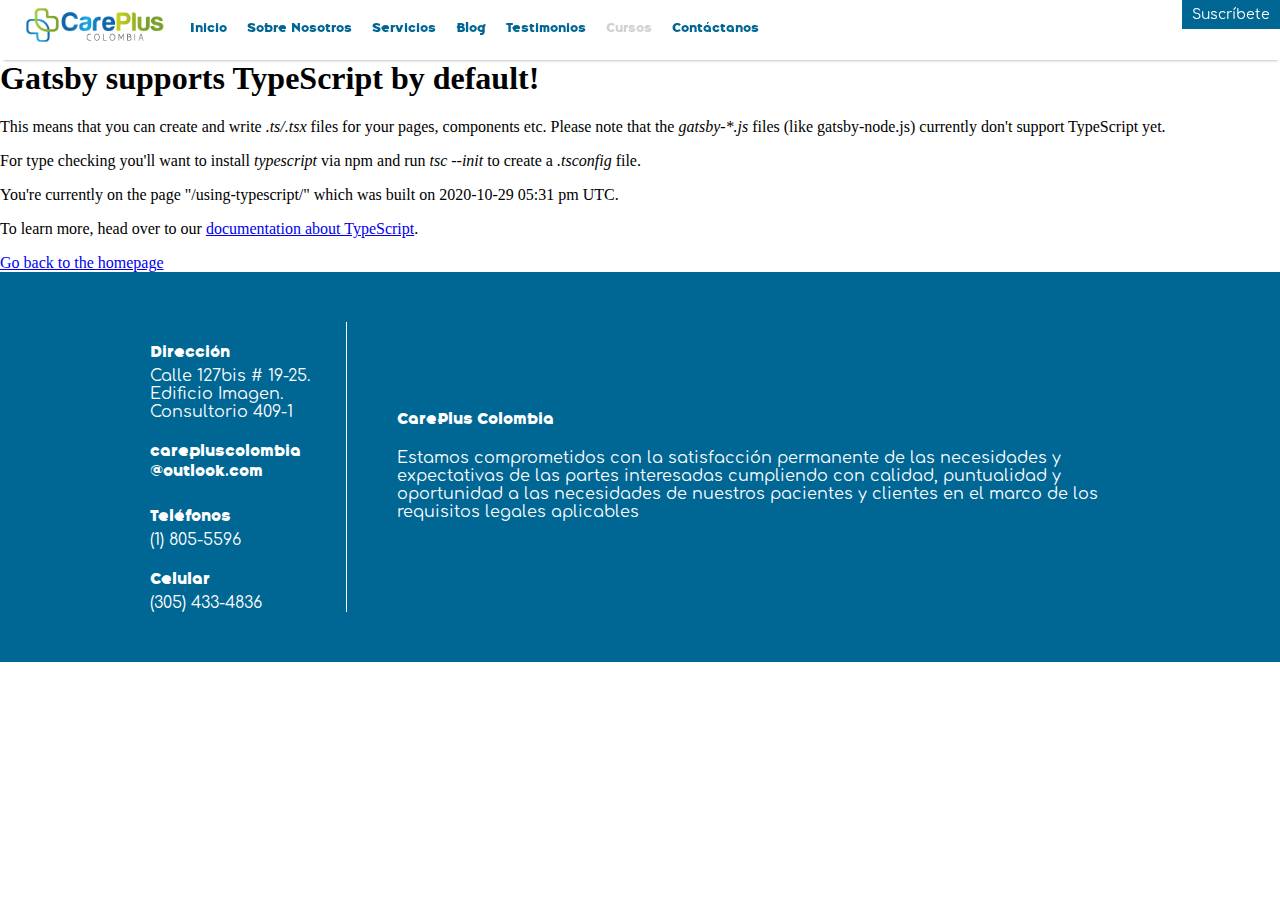
<file: using-typescript/index.html>
<!DOCTYPE html><html lang="en"><head><meta charSet="utf-8"/><meta http-equiv="x-ua-compatible" content="ie=edge"/><meta name="viewport" content="width=device-width, initial-scale=1, shrink-to-fit=no"/><style data-href="/styles.f18fc7799db5ab914b6c.css">@media (max-width:869px){.navigation__links{display:flex;flex-direction:column;align-items:center;justify-content:stretch;height:100%;padding-top:30px}.navigation__link,.navigation__link-disabled{height:55px;display:flex;width:100%;padding-left:40px;flex-direction:center;align-items:center}.navigation__mobile{display:flex;align-items:center;width:100%;height:100%}.navigation__wrap-image{padding-top:10px}.navigation__mobile-logo-wrap,.navigation__wrap-image{display:flex;justify-content:center;align-items:center}.navigation__mobile-logo-wrap{width:100%}.navigation__wrap{position:fixed;top:0;width:100%;height:100%;flex-direction:column;background-color:#fff;align-items:center}.navigation__menu{height:30px;margin-left:15px}.navigation__subscribe{display:flex;padding-right:10px;align-items:center;justify-content:flex-end;height:35px;background-color:#fff;box-shadow:inset 0 11px 9px -17px rgba(0,0,0,.9);-webkit-user-select:none;-ms-user-select:none;user-select:none;border-bottom:1px solid #f2f0f0}.navigation__button:hover,.navigation__subscribe:hover{cursor:pointer}.navigation__logo-wrap{display:flex;justify-content:center;width:100%}.navigation__logo{height:40px;margin-left:-40px}.navigation__close{height:33px}.navigation__close:hover{cursor:pointer}.navigation__close-wrap{padding-left:15px}}@media (min-width:870px){.navigation__wrap{display:flex;align-items:center;justify-content:center}.navigation__logo{margin-left:20px;height:50px}.navigation__links{width:100%;margin-left:5px}.navigation__link,.navigation__link-disabled{padding-right:10px;padding-left:10px}.navigation__subscribe{position:absolute;top:0;right:0;padding:7px 10px;text-align:left;background-color:#006694;color:#fff}.navigation__subscribe:hover{cursor:pointer;background-color:#83b13f}.navigation__close,.navigation__close-wrap,.navigation__mobile{display:none}}.navigation{z-index:4;background-color:#fff;height:60px;width:100%;top:0;box-shadow:1px 3px 3px -3px rgba(0,0,0,.42);position:fixed}.navigation__link{font-size:13px;text-decoration:none;color:#006694;font-family:BelongSans}.navigation__link:hover{color:#83b13f}.navigation__link-disabled{font-size:13px;text-decoration:none;color:#d2d2d2;font-family:BelongSans}.navigation__link-disabled:hover{cursor:not-allowed}.navigation__subscribe{font-family:Comfortaa;font-size:14px}.subscribeNews{position:fixed;display:flex;align-items:center;justify-content:center;height:100vh;width:100vw;z-index:4}.subscribeNews__blackbox{background-color:rgba(0,0,0,.8);height:100%;width:100%;position:absolute}.subscribeNews__close{background-color:#006694;color:#fff;font-family:Comfortaa;font-size:12px;margin-right:5px;margin-top:2px;padding:4px 7px;border:1px solid #fff;border-radius:50%}.subscribeNews__close-wrap{display:flex;justify-content:flex-end;align-items:center;width:100%;height:30px;background-color:#006694;text-align:right}.subscribeNews__close-wrap:hover{cursor:pointer;color:#83b13f}.subscribeNews__wrap{display:flex;position:absolute;flex-direction:column;background-color:#fff;width:100%;height:260px;margin-right:22px;margin-left:22px}@media (min-width:800px){.subscribeNews__wrap{max-width:480px}}@media (max-width:799px){.subscribeNews__wrap{max-width:360px}}.subscribeNews__title{text-align:center;font-size:17px;font-family:BelongSans;margin:0;padding-bottom:25px;color:#fff}@media (min-width:800px){.subscribeNews__title{width:250px}}@media (max-width:799px){.subscribeNews__title{width:200px}}.subscribeNews__title-wrap{display:flex;align-items:center;justify-content:center;width:100%;background-color:#006694}.subscribeNews__form{padding:30px 15px 40px;display:flex;flex-direction:column;align-items:center}.subscribeNews__input-wrap{display:flex;width:100%}@media (max-width:799px){.subscribeNews__input-wrap{flex-direction:column;justify-content:flex-end;align-items:flex-start}}.subscribeNews__label{font-family:BelongSans;margin-right:15px;color:#006694}.subscribeNews__btn{display:flex;justify-content:center;align-items:center;background-color:#006694;color:#fff;font-family:BelongSans;font-size:14px;text-align:center;border-radius:20px;width:120px;height:35px;margin-top:15px}.subscribeNews__btn:hover{cursor:pointer;background-color:#83b13f}.subscribeNews__phone{display:none}.subscribeNews__address{background-color:red}.subscribeNews__input{padding:10px;border-radius:5px;border:1px solid #5a5a5a;width:90%}.subscribeNews__loading{width:100%;text-align:center}.subscribeNews__loading-img{height:160px}.subscribeNews__sucess{display:flex;justify-content:center;align-items:center;height:100%}.subscribeNews__sucess-title{font-family:BelongSans;color:#006694;text-align:center;margin-bottom:0}.subscribeNews__sucess-description{text-align:center;margin-top:5px;margin-bottom:35px;font-family:Comfortaa}.subscribeNews__error-msg{color:red;font-family:Comfortaa;margin-bottom:0;margin-top:9px}@media (min-width:799px){.footer{align-items:center;justify-content:center;background-color:#006694;padding-top:50px;padding-bottom:50px;color:#fff}.footer,.footer__wrap{display:flex;flex-direction:row}.footer__wrap{width:100%;max-width:1000px}.footer__sideinfo{flex-direction:column;padding-right:10px;padding-left:10px;flex:0.20 1}.footer__maininfo,.footer__sideinfo{display:flex;align-items:left;justify-content:center}.footer__maininfo{flex-direction:column;padding-left:50px;border-left:1px solid #fff;flex:0.8 1}.footer__maininfo-title{margin-top:0;margin-bottom:20px;font-family:BelongSans}.footer__maininfo-description{margin-top:0;margin-bottom:5px;font-family:Comfortaa}.footer__info-title{margin-top:20px;margin-bottom:5px;font-family:BelongSans}.footer__info-subtitle{margin-top:0;margin-bottom:0;font-family:Comfortaa}}@media (max-width:800px){.footer{display:flex;border-top-right-radius:50px;border-top:12px solid #83b13f;background-color:#006694;color:#fff}.footer__wrap{display:flex;flex-direction:column-reverse;padding-top:80px;padding-bottom:60px;align-items:center;width:100%}.footer__maininfo{display:flex;padding-left:50px;padding-right:50px;flex-direction:column;align-items:center;justify-content:center}.footer__maininfo-title{margin-top:0;margin-bottom:20px;font-family:BelongSans}.footer__maininfo-description{margin-top:0;margin-bottom:5px;font-family:Comfortaa;text-align:justify}.footer__info{width:200px;display:flex;flex-direction:column;justify-content:center;margin-right:10px}.footer__info-title{font-family:BelongSans;margin-bottom:0}.footer__sideinfo{display:flex;flex-direction:column;margin-top:30px;border-top:1px solid #fff;align-items:flex-start}.footer__info-subtitle{margin-top:0;margin-bottom:2px;font-family:Comfortaa}}.post{display:flex;padding-bottom:65px}@media (max-width:799px){.post{flex-direction:column}}@media (min-width:800px){.post{justify-content:center}}.post__follow-us{display:flex;background:#fff;width:100%}@media (max-width:799px){.post__follow-us{flex-direction:row;position:fixed;top:95px;border-bottom:1px solid #f2f0f0}}@media (min-width:800px){.post__follow-us{flex-direction:column;height:250px;margin-top:90px;padding-left:20px;border-left:1px solid #006694;max-width:200px}}.post__img{max-width:100%}.post__title{font-family:BelongSans;margin-top:0}.post__description{font-family:Comfortaa;text-align:justify}.post__wrap{padding-top:35px;padding-left:20px;max-width:760px}@media (min-width:800px){.post__wrap{padding-right:50px}}@media (max-width:799px){.post__wrap{padding-right:20px}}.post__date{margin-bottom:0;color:#5a5a5a;font-family:Comfortaa}.post__follow-us-social{width:100%;padding-top:4px;padding-bottom:2px}.post__follow-us-social-item{display:flex;justify-content:flex-start;width:100%}@media (min-width:800px){.post__follow-us-social-item{display:flex;flex-direction:column}}@media (max-width:799px){.post__follow-us-social-item{align-items:center}}@media (max-width:799px){.post__follow-us-social-img{height:26px;margin-right:15px}}@media (min-width:800px){.post__follow-us-social-img{margin-right:10px;height:44px}}@media (max-width:799px){.post__follow-us-social-description{display:none}}@media (min-width:800px){.post__follow-us-social-description{font-family:Comfortaa;font-size:16px;color:#5a5a5a}}.post__follow-us-title{display:flex;font-family:BelongSans;color:#006694;margin:0}@media (max-width:799px){.post__follow-us-title{align-items:center;justify-content:center;margin-right:15px;margin-left:10px}}@media (min-width:800px){.post__follow-us-title{font-size:30px;margin-bottom:20px}}.post__follow-us-social-link{text-decoration:none}.post__follow-us-social-link:hover{cursor:pointer}@media (min-width:800px){.post__follow-us-social-link{display:flex;align-items:center;justify-content:flex-start;margin-bottom:15px}}@media (min-width:1201px){.indexBanner{align-items:center}.indexBanner__content-wrap{padding-right:480px;margin-right:30px}.indexBanner__img{position:absolute;height:600px;bottom:90px;right:0}}@media (min-width:960px) and (max-width:1200px){.indexBanner{align-items:left}.indexBanner__img{position:absolute;height:53vw;max-height:780px;bottom:80px;right:0}}@media (max-width:959px){.indexBanner{align-items:center}.indexBanner__img{display:none}}.indexBanner{display:flex;position:relative;padding-top:100px;flex-direction:column}.indexBanner__banner-img-wrap{height:260px;width:100%;background-image:url([data-uri]);background-size:cover;z-index:3}.indexBanner__content-wrap{width:80%;max-width:360px;padding-left:20px}.indexBanner__learn-more-btn{font-family:BelongSans;padding:10px 15px;color:#fff;font-size:13px;border-radius:40px;background-color:#83b13f;text-decoration:none;margin-top:20px}.indexBanner__learn-more-btn:hover{cursor:pointer;background-color:#006694}.indexBanner__info-wrap{margin-bottom:40px}.indexBanner__title{font-family:BelongSans;font-size:20px;color:#006694}.indexBanner__content{font-family:comfortaa;font-size:14px;color:#5a5a5a;text-align:justify}@font-face{font-family:BelongSans;src:url(/static/belongsans-webfont-74f6df6e2274aca5206b9629cac843bb.woff2) format("woff2"),url(/static/belongsans-webfont-5d3ce5990fd2243f62a4d20707dd0caa.woff) format("woff");font-weight:400;font-style:normal}@font-face{font-family:Comfortaa;src:url(/static/Comfortaa-VariableFontwght-58a1cf021749366f5592a5774e4ed598.woff2) format("woff2");font-weight:400;font-style:normal}@media (min-width:700px){.IndexServices{padding-top:50px}.IndexServices__service-wrap{padding-top:80px;padding-bottom:80px}.IndexServices__service-wrap-regular{flex-direction:row}.IndexServices__service-wrap-reverse{flex-direction:row-reverse}.IndexServices__service-border-blue{border-left:4px solid #006694;margin-left:10px}.IndexServices__service-border-green{border-right:4px solid #83b13f;margin-right:10px}.IndexServices__service-img{width:100%;max-width:480px}.IndexServices__service-description{margin-bottom:20px}}@media (max-width:699px){.IndexServices__service-wrap{display:flex;flex-direction:column;padding-top:50px;padding-bottom:50px}.IndexServices__service-img{width:100%}.IndexServices__service-content{align-items:center}.IndexServices__service-description{margin-bottom:50px}}.IndexServices{background-color:#f2f0f0;padding-bottom:50px}.IndexServices__service-wrap{display:flex;align-items:center;width:100%;justify-content:center}.IndexServices__service-title{font-family:BelongSans;color:#006694;padding-left:15px;padding-right:15px}.IndexServices__service-title-green{font-family:BelongSans;color:#83b13f;padding-left:15px;padding-right:15px}.IndexServices__service-content{display:flex;flex-direction:column;color:#5a5a5a;height:200px;width:400px}.IndexServices__service-description{font-family:Comfortaa;font-size:13px;padding-right:15px;padding-left:15px;text-align:justify}.IndexServices__btn{color:#fff;text-decoration:none;border-radius:10px;text-align:center;padding:10px;font-family:Comfortaa;font-size:13px;margin-left:15px}@media (max-width:799px){.IndexServices__btn{padding-left:30px;padding-right:30px}}.IndexServices__btn-blue{background-color:#006694;max-width:250px}.IndexServices__btn-blue:hover{background-color:#83b13f;cursor:pointer}.IndexServices__btn-blue-sm{background-color:#006694;max-width:100px}.IndexServices__btn-blue-sm:hover{background-color:#83b13f;cursor:pointer}.IndexServices__btn-green{background-color:#83b13f;max-width:150px}.IndexServices__btn-green:hover{background-color:#006694;cursor:pointer}@media (max-width:869px){.contactus{padding-top:100px;padding-bottom:100px}.contactus__wrap{width:100%;display:flex;flex-direction:column;align-items:center;justify-content:center}.contactus__form{width:350px;display:flex;align-items:center}.contactus__textarea{width:343px}}@media (min-width:870px){.contactus{height:700px;margin-top:200px;background:url(/static/BG-8bcdbea14b600ff74a7d45eb178466a0.png);background-size:100% 100%}.contactus .input{width:102%}.contactus__wrap{text-align:center;margin-top:-250px}.contactus__form{align-items:center;width:400px}.contactus__textarea{width:100%}}.contactus{width:100%;display:flex;align-items:center;justify-content:center}.contactus__img{width:100%}.contactus__title{font-family:BelongSans;color:#006694;font-size:30px;margin-bottom:40px}.contactus__label{color:#006694;width:100%;margin-bottom:2px;text-align:left;margin-top:10px;font-family:Comfortaa}.contactus__form{display:flex;flex-direction:column}.contactus__input{width:100%;padding:6px}.contactus__input,.contactus__textarea{margin-bottom:10px;border-radius:5px;border:1px solid #5a5a5a}.contactus__textarea{padding:10px;height:90px}.contactus__btn{width:128px;padding:10px;background-color:#006694;color:#fff;border:0 solid;border-radius:25px;font-size:14px;font-family:BelongSans;margin-top:10px}.contactus__btn:hover{cursor:pointer;background-color:#83b13f}.contactus__phone{display:none}@media (min-width:800px){.contactus__loading{margin-top:-200px}}@media (max-width:799px){.contactus__loading{padding-bottom:60px}}.contactus__sucess{width:100%;display:flex;justify-items:center;align-items:center;padding-left:30px;padding-right:30px;height:50vh}.contactus__sucess-wrap{text-align:center;width:100%}@media (min-width:800px){.contactus__sucess-wrap{margin-top:-200px}}.contactus__sucess-title{font-family:BelongSans;color:#006694;margin-top:0}.contactus__sucess-description{text-align:center;font-family:Comfortaa;margin-top:0;color:#5a5a5a}.contactus__error-msg{color:red;margin:0;font-family:Comfortaa}.services{display:flex;align-items:center;justify-content:center;flex-direction:column}.services__item-logo{height:35px;width:35px}.services__item{display:flex;width:100%;padding-bottom:100px}@media (min-width:800px){.services__item{padding-top:100px;flex-direction:row;max-width:800px}}@media (max-width:799px){.services__item{padding-top:60px;flex-direction:column;text-align:center;align-items:center;justify-content:center;padding-left:30px;padding-right:30px}}.services__item-content-wrap{display:flex;flex-direction:column}@media (min-width:800px){.services__item-content-wrap{padding-left:20px}}@media (max-width:799px){.services__item-content-wrap{align-items:center}}@media (min-width:800px){.services__item-logo-wrap{display:flex;flex-direction:column;align-items:center;justify-content:flex-start;height:100%}}.services__item-btn{display:flex;flex-direction:column;justify-content:center;align-items:center;font-family:Comfortaa;height:40px;width:130px;border-radius:20px;color:#fff;margin-top:40px;text-decoration:none;box-shadow:-1px 5px 2px -1px rgba(0,0,0,.17)}.services__item-btn:hover{cursor:pointer}.services__item-title{font-family:BelongSans;margin-top:0}.services__item-description{font-family:Comfortaa;text-align:justify}.services__item-green{background-color:#f2f0f0}@media (min-width:800px){.services__item-green{border-left:40px solid #83b13f}}.services__item-wrap{display:flex;align-items:center;justify-content:center;width:100%}@media (min-width:800px){.services__item-blue{border-left:40px solid #006694}}.services__item-btn-blue{background-color:#006694}.services__item-btn-blue:hover,.services__item-btn-green{background-color:#83b13f}.services__item-btn-green:hover{background-color:#006694}@media (min-width:799px){.quoteBanner{display:flex;color:#fff;flex-direction:row;align-items:center;justify-content:center;height:450px;background-image:url(/static/BG-e919f0a99e781b5d81e42af0d1c748b9.png);background-color:#166e96;background-repeat:no-repeat;background-position:100%}.quoteBanner__title{font-family:BelongSans;font-size:38px;padding-right:50px;padding-left:40px}.quoteBanner__quote{font-family:BelongSans;margin:0;font-size:50px;transform:rotate(180deg);-ms-transform:rotate(180deg);-moz-transform:rotate(180deg);-webkit-transform:rotate(180deg);text-align:right;height:30px}.quoteBanner__content{height:200px;display:flex;flex-direction:column;justify-content:center;max-width:600px;padding-left:50px;padding-right:40px;border-left:1px solid #fff}.quoteBanner__description{margin:-10px 0 0 23px;font-family:Comfortaa;font-size:22px;width:100%;max-width:600px;text-align:justify}}@media (max-width:800px){.quoteBanner{display:flex;background-image:url([data-uri]);height:450px;background-size:100% 100%;background-repeat:no-repeat;color:#fff;flex-direction:column;align-items:center;padding-top:130px}.quoteBanner__title{font-family:BelongSans;font-size:35px;padding-right:50px;padding-left:40px}.quoteBanner__quote{font-family:BelongSans;margin:0;font-size:50px;text-align:right;height:15px;transform:rotate(180deg);-ms-transform:rotate(180deg);-moz-transform:rotate(180deg);-webkit-transform:rotate(180deg)}.quoteBanner__content{height:200px;display:flex;flex-direction:column;justify-content:center;max-width:600px;margin-top:50px;padding-left:10px;padding-right:10px;font-size:22px}.quoteBanner__line{background-color:#fff;height:1px;width:100px}.quoteBanner__description{margin:0 0 0 23px;font-family:Comfortaa;font-size:24px;width:100%;max-width:350px;text-align:justify}}@media (min-width:800px){.missionVision{display:flex;flex-direction:column;padding-top:140px;padding-bottom:140px}.missionVision__mission,.missionVision__vision{display:flex;justify-content:center;width:100%}.missionVision__vision{margin-top:120px;flex-direction:row-reverse}.missionVision__content-wrap{display:flex;flex-direction:column;padding-left:40px;padding-right:40px;max-width:400px;text-align:justify;flex:0.4 1}.missionVision__img{max-height:500px;margin-left:21px;margin-right:20px}.missionVision__title{font-family:BelongSans;font-size:36px;width:280px}.missionVision__border-blue{border-bottom:1px solid #006694}.missionVision__border-green{border-bottom:1px solid #83b13f}.missionVision__description{font-family:Comfortaa}}@media (max-width:799px){.missionVision{display:flex;width:100%;flex-direction:column;justify-content:center;align-items:center;padding-top:100px;padding-bottom:100px}.missionVision__mission{margin-bottom:90px}.missionVision__img{display:none}.missionVision__title{font-family:BelongSans;font-size:36px;width:100px}.missionVision__border-blue{border-bottom:1px solid #006694}.missionVision__border-green{border-bottom:1px solid #83b13f}.missionVision__description{font-family:Comfortaa;text-align:justify}.missionVision__content-wrap{max-width:450px;padding-right:40px;padding-left:40px}}.history{display:flex;background-color:#f2f0f0;padding-bottom:120px;align-items:center;justify-content:center;padding-left:50px;padding-right:50px}@media (max-width:800px){.history{padding-top:80px}}@media (min-width:799px){.history{padding-top:120px}}.history__wrap{display:flex;flex-direction:row;max-width:1000px}@media (min-width:800px){.history__wrap{flex-direction:row}}@media (max-width:799px){.history__wrap{flex-direction:column-reverse}}.history__content-wrap{display:flex;align-items:flex-start;flex-direction:column;flex:0.5 1}.history__title{margin-top:0}.history__img-wrap{display:flex;align-items:center;justify-content:center}@media (min-width:800px){.history__img-wrap{flex:0.5 1}}@media (max-width:799px){.history__img-wrap{flex:1 1}}.history__img{max-width:500px}@media (min-width:800px){.history__img{width:80%}}@media (max-width:799px){.history__img{width:100%;margin-bottom:60px}}.history__description{margin-top:0;text-align:justify;color:#5a5a5a;font-family:Comfortaa}@media (min-width:800px){.history__description{max-width:450px}}@media (max-width:799px){.history__description{width:100%}}.history__title{font-family:BelongSans}.quote-testimonial{display:flex;flex-direction:column;align-items:center;justify-content:center;padding-left:50px;padding-right:50px}@media (min-width:800px){.quote-testimonial{padding-top:100px}}@media (max-width:799px){.quote-testimonial{padding-top:30px}}.quote-testimonial__content{display:flex;flex-direction:column;max-width:600px}.quote-testimonial__title{font-family:BelongSans;color:#006694;margin-bottom:40px;text-align:center}.quote-testimonial__btn-wrap{display:flex;justify-content:center;align-items:center;max-width:600px;width:100%}.quote-testimonial__quote{font-size:70px;font-family:BelongSans}.quote-testimonial__rquote{margin:-10px;display:flex;color:#006694;text-align:right;align-items:flex-end;justify-content:flex-end}.quote-testimonial__description{margin:0;font-family:Comfortaa;text-align:center}@media (min-width:800px){.quote-testimonial__description{height:70px}}@media (max-width:799px){.quote-testimonial__description{height:150px}}.quote-testimonial__lquote{color:#83b13f;margin-bottom:-30px;margin-top:0}.quote-testimonial__btn{display:flex;justify-content:center;align-items:center;height:30px;width:30px;color:#fff;border-radius:50%;font-family:Comfortaa;border:0}.quote-testimonial__btn:hover{cursor:pointer}.quote-testimonial__lbtn{background-color:#006694}.quote-testimonial__lbtn:hover,.quote-testimonial__rbtn{background-color:#83b13f}.quote-testimonial__rbtn:hover{background-color:#006694}.quote-testimonial__user{max-width:560px;width:100%;text-align:center;flex:1 1;font-family:Coomforta;color:#5a5a5a}.quote-testimonial__bottom-img{margin-top:100px;width:100vw}@media (max-width:870px){body{margin:93px 0 0}}@media (min-width:869px){body{margin:60px 0 0}}@keyframes fade{0%{opacity:1}50%{opacity:0}to{opacity:1}}.fadeIn,.fadeOut{animation:fade .25s forwards}.fadeOut{animation-direction:reverse}.none{display:none}.green{color:#83b13f}.blue{color:#006694}.hide{display:none}.share-experience{display:flex;flex-direction:column;align-items:center;height:750px;justify-content:center;background-color:#006694;color:#fff;padding-left:50px;padding-right:50px}@media (min-width:800px){.share-experience{border-bottom:2px solid #fff}}@media (max-width:799px){.share-experience{border-bottom:10px solid #fff}}.share-experience__title{font-family:BelongSans;width:180px;text-align:center}.share-experience__form{display:flex;flex-direction:column;align-items:center;width:100%;max-width:400px;max-height:400px;margin-top:30px}.share-experience__btn{width:100px;font-family:BelongSans;text-align:center;color:#fff;border:0;padding:10px;border-radius:25px;background-color:#83b13f}.share-experience__btn:hover{cursor:pointer;background-color:#fff;color:#83b13f}.share-experience__input{margin-bottom:30px;width:100%;border-radius:5px;padding:8px;border:1px solid #5a5a5a}.share-experience__text{width:100%;text-align:left;font-family:Comfortaa;margin-bottom:8px}.share-experience__comment{width:100%;height:200px;padding:8px;border:1px solid #5a5a5a;border-radius:10px;margin-bottom:40px}.share-experience__address,.share-experience__phone{display:none}.share-experience__loading,.share-experience__sucess{display:flex;justify-content:center;align-items:center;height:100%;max-height:400px}.share-experience__sucess-title{text-align:center;font-size:26px;margin:0;font-family:BelongSans}.share-experience__sucess-description{text-align:center;margin:8px 0 0;font-family:Comfortaa}.share-experience__error-msg{color:#ffe86c;margin-top:-17px;margin-bottom:28px;font-family:BelongSans}</style><meta name="generator" content="Gatsby 2.24.9"/><title data-react-helmet="true">Using TypeScript | Careplus</title><meta data-react-helmet="true" name="description" content="Profesionales en Pediatría,
                  ofrecemos perforación de orejas para bebes,
                  consulta domiciliaria,cursos online y venta de productos para
                  la salud."/><meta data-react-helmet="true" property="og:title" content="Using TypeScript"/><meta data-react-helmet="true" property="og:description" content="Profesionales en Pediatría,
                  ofrecemos perforación de orejas para bebes,
                  consulta domiciliaria,cursos online y venta de productos para
                  la salud."/><meta data-react-helmet="true" property="og:type" content="website"/><meta data-react-helmet="true" name="twitter:card" content="summary"/><meta data-react-helmet="true" name="twitter:creator" content="Kevin Amaya Osorio"/><meta data-react-helmet="true" name="twitter:title" content="Using TypeScript"/><meta data-react-helmet="true" name="twitter:description" content="Profesionales en Pediatría,
                  ofrecemos perforación de orejas para bebes,
                  consulta domiciliaria,cursos online y venta de productos para
                  la salud."/><link rel="icon" href="/favicon-32x32.png?v=52df5b80150909f98aaefa2b32dadf46"/><link rel="manifest" href="/manifest.webmanifest"/><meta name="theme-color" content="#663399"/><link rel="apple-touch-icon" sizes="48x48" href="/icons/icon-48x48.png?v=52df5b80150909f98aaefa2b32dadf46"/><link rel="apple-touch-icon" sizes="72x72" href="/icons/icon-72x72.png?v=52df5b80150909f98aaefa2b32dadf46"/><link rel="apple-touch-icon" sizes="96x96" href="/icons/icon-96x96.png?v=52df5b80150909f98aaefa2b32dadf46"/><link rel="apple-touch-icon" sizes="144x144" href="/icons/icon-144x144.png?v=52df5b80150909f98aaefa2b32dadf46"/><link rel="apple-touch-icon" sizes="192x192" href="/icons/icon-192x192.png?v=52df5b80150909f98aaefa2b32dadf46"/><link rel="apple-touch-icon" sizes="256x256" href="/icons/icon-256x256.png?v=52df5b80150909f98aaefa2b32dadf46"/><link rel="apple-touch-icon" sizes="384x384" href="/icons/icon-384x384.png?v=52df5b80150909f98aaefa2b32dadf46"/><link rel="apple-touch-icon" sizes="512x512" href="/icons/icon-512x512.png?v=52df5b80150909f98aaefa2b32dadf46"/><link as="script" rel="preload" href="/webpack-runtime-8fcbe5e6a3b3ab9cd103.js"/><link as="script" rel="preload" href="/framework-376edee25eb5f5cd8260.js"/><link as="script" rel="preload" href="/app-adea561c372b743853d6.js"/><link as="script" rel="preload" href="/styles-c2fe8482057191dca484.js"/><link as="script" rel="preload" href="/commons-87170bd45d805b8951e2.js"/><link as="script" rel="preload" href="/component---src-pages-using-typescript-tsx-650fa5c1cc6e90d2eec6.js"/><link as="fetch" rel="preload" href="/page-data/using-typescript/page-data.json" crossorigin="anonymous"/><link as="fetch" rel="preload" href="/static/d/3649515864.json" crossorigin="anonymous"/><link as="fetch" rel="preload" href="/static/d/63159454.json" crossorigin="anonymous"/><link as="fetch" rel="preload" href="/page-data/app-data.json" crossorigin="anonymous"/></head><body><div id="___gatsby"><div style="outline:none" tabindex="-1" id="gatsby-focus-wrapper"><header><div></div></header><div><nav class="navigation"><div class="hide"><div class="subscribeNews__blackbox"></div><div class="subscribeNews__wrap"><div class="subscribeNews__close-wrap"><a class="subscribeNews__close">X</a></div><div class="subscribeNews__title-wrap"><h1 class="subscribeNews__title">Suscríbete a nuestras noticias</h1></div><div class="hide"><div class="subscribeNews__sucess-wrap"><div class="subscribeNews__sucess-content"><h1 class="subscribeNews__sucess-title">¡Gracias por suscribirte!</h1><p class="subscribeNews__sucess-description">Te informaremos acerca de nuestras ofertas prontamente</p></div></div></div><div class="hide"><div class="subscribeNews__loading-wrap"><img class="subscribeNews__loading-img" src="/static/loading-2d583912df44302f95c821241f818743.gif" alt="loading icon"/></div></div><div class=""><form class="subscribeNews__form"><div class="subscribeNews__input-wrap"><label class="subscribeNews__label">Correo</label><input type="email" required="" class="subscribeNews__input" name="email" value=""/><label class="subscribeNews__phone">Teléfono</label><input class="subscribeNews__input subscribeNews__phone" name="phone"/><label class="hide">Dirección</label><input value="Deja este espacio en blanco" class="hide" name="address"/></div><p class="hide"></p><button type="button" class="subscribeNews__btn">Enviar</button></form></div></div></div><div class="navigation__mobile"><a class="navigation__button"><img src="[data-uri]" class="navigation__menu"/></a><div class="navigation__mobile-logo-wrap"><img src="[data-uri]" class="navigation__logo"/> </div></div><div class="none"><div class="navigation__wrap-image"><a class="navigation__close-wrap"><img src="[data-uri]" class="navigation__close"/></a><div class="navigation__logo-wrap"><img src="[data-uri]" class="navigation__logo"/></div></div><div class="navigation__links"><a class="navigation__link" href="/">Inicio</a><a class="navigation__link" href="/sobre-nosotros/">Sobre Nosotros</a><a class="navigation__link" href="/servicios/">Servicios</a><a class="navigation__link" href="/blog/">Blog</a><a class="navigation__link" href="/testimonios/">Testimonios</a><a class="navigation__link-disabled">Cursos</a><a class="navigation__link" href="/contactanos/">Contáctanos</a></div></div><a class="navigation__subscribe">Suscríbete</a></nav><main><h1>Gatsby supports TypeScript by default!</h1><p>This means that you can create and write <em>.ts/.tsx</em> files for your pages, components etc. Please note that the <em>gatsby-*.js</em> files (like gatsby-node.js) currently don&#x27;t support TypeScript yet.</p><p>For type checking you&#x27;ll want to install <em>typescript</em> via npm and run <em>tsc --init</em> to create a <em>.tsconfig</em> file.</p><p>You&#x27;re currently on the page &quot;<!-- -->/*<!-- -->&quot; which was built on <!-- -->2020-10-29 05:31 pm UTC<!-- -->.</p><p>To learn more, head over to our <a href="https://www.gatsbyjs.org/docs/typescript/">documentation about TypeScript</a>.</p><a href="/">Go back to the homepage</a></main><div class="footer"><div class="footer__wrap"><div class="footer__sideinfo"><div class="footer__info"><p class="footer__info-title">Dirección</p><p class="footer__info-subtitle">Calle 127bis # 19-25. Edificio Imagen.</p><p class="footer__info-subtitle">Consultorio 409-1</p></div><div class="footer__info"><p class="footer__info-title">carepluscolombia<br/>@outlook.com</p></div><div class="footer__info"><p class="footer__info-title">Teléfonos</p><p class="footer__info-subtitle">(1) 805-5596</p><p class="footer__info-title">Celular</p><p class="footer__info-subtitle">(305) 433-4836</p></div></div><div class="footer__maininfo"><p class="footer__maininfo-title">CarePlus Colombia</p><p class="footer__maininfo-description">Estamos comprometidos con la satisfacción permanente de las necesidades y expectativas de las partes interesadas cumpliendo con calidad, puntualidad y oportunidad a las necesidades de nuestros pacientes y clientes en el marco de los requisitos legales aplicables</p></div></div></div></div></div><div id="gatsby-announcer" style="position:absolute;top:0;width:1px;height:1px;padding:0;overflow:hidden;clip:rect(0, 0, 0, 0);white-space:nowrap;border:0" aria-live="assertive" aria-atomic="true"></div></div><script id="gatsby-script-loader">/*<![CDATA[*/window.pagePath="/using-typescript/";/*]]>*/</script><script id="gatsby-chunk-mapping">/*<![CDATA[*/window.___chunkMapping={"polyfill":["/polyfill-1f7e10370b9393646203.js"],"app":["/app-adea561c372b743853d6.js"],"component---src-pages-404-js":["/component---src-pages-404-js-f4df3fb94b5c3d498458.js"],"component---src-pages-blog-js":["/component---src-pages-blog-js-75347679a81f9f2fa715.js"],"component---src-pages-contactanos-js":["/component---src-pages-contactanos-js-8886918fb297ae75d86a.js"],"component---src-pages-index-js":["/component---src-pages-index-js-fda6f0398755e32ac48b.js"],"component---src-pages-servicios-js":["/component---src-pages-servicios-js-67e89516d923c01352cf.js"],"component---src-pages-sobre-nosotros-js":["/component---src-pages-sobre-nosotros-js-531eed92744402eaefcb.js"],"component---src-pages-testimonios-js":["/component---src-pages-testimonios-js-21c6d8a92aa4909f0b4c.js"],"component---src-pages-using-typescript-tsx":["/component---src-pages-using-typescript-tsx-650fa5c1cc6e90d2eec6.js"]};/*]]>*/</script><script src="/polyfill-1f7e10370b9393646203.js" nomodule=""></script><script src="/component---src-pages-using-typescript-tsx-650fa5c1cc6e90d2eec6.js" async=""></script><script src="/commons-87170bd45d805b8951e2.js" async=""></script><script src="/styles-c2fe8482057191dca484.js" async=""></script><script src="/app-adea561c372b743853d6.js" async=""></script><script src="/framework-376edee25eb5f5cd8260.js" async=""></script><script src="/webpack-runtime-8fcbe5e6a3b3ab9cd103.js" async=""></script></body></html>
</file>
